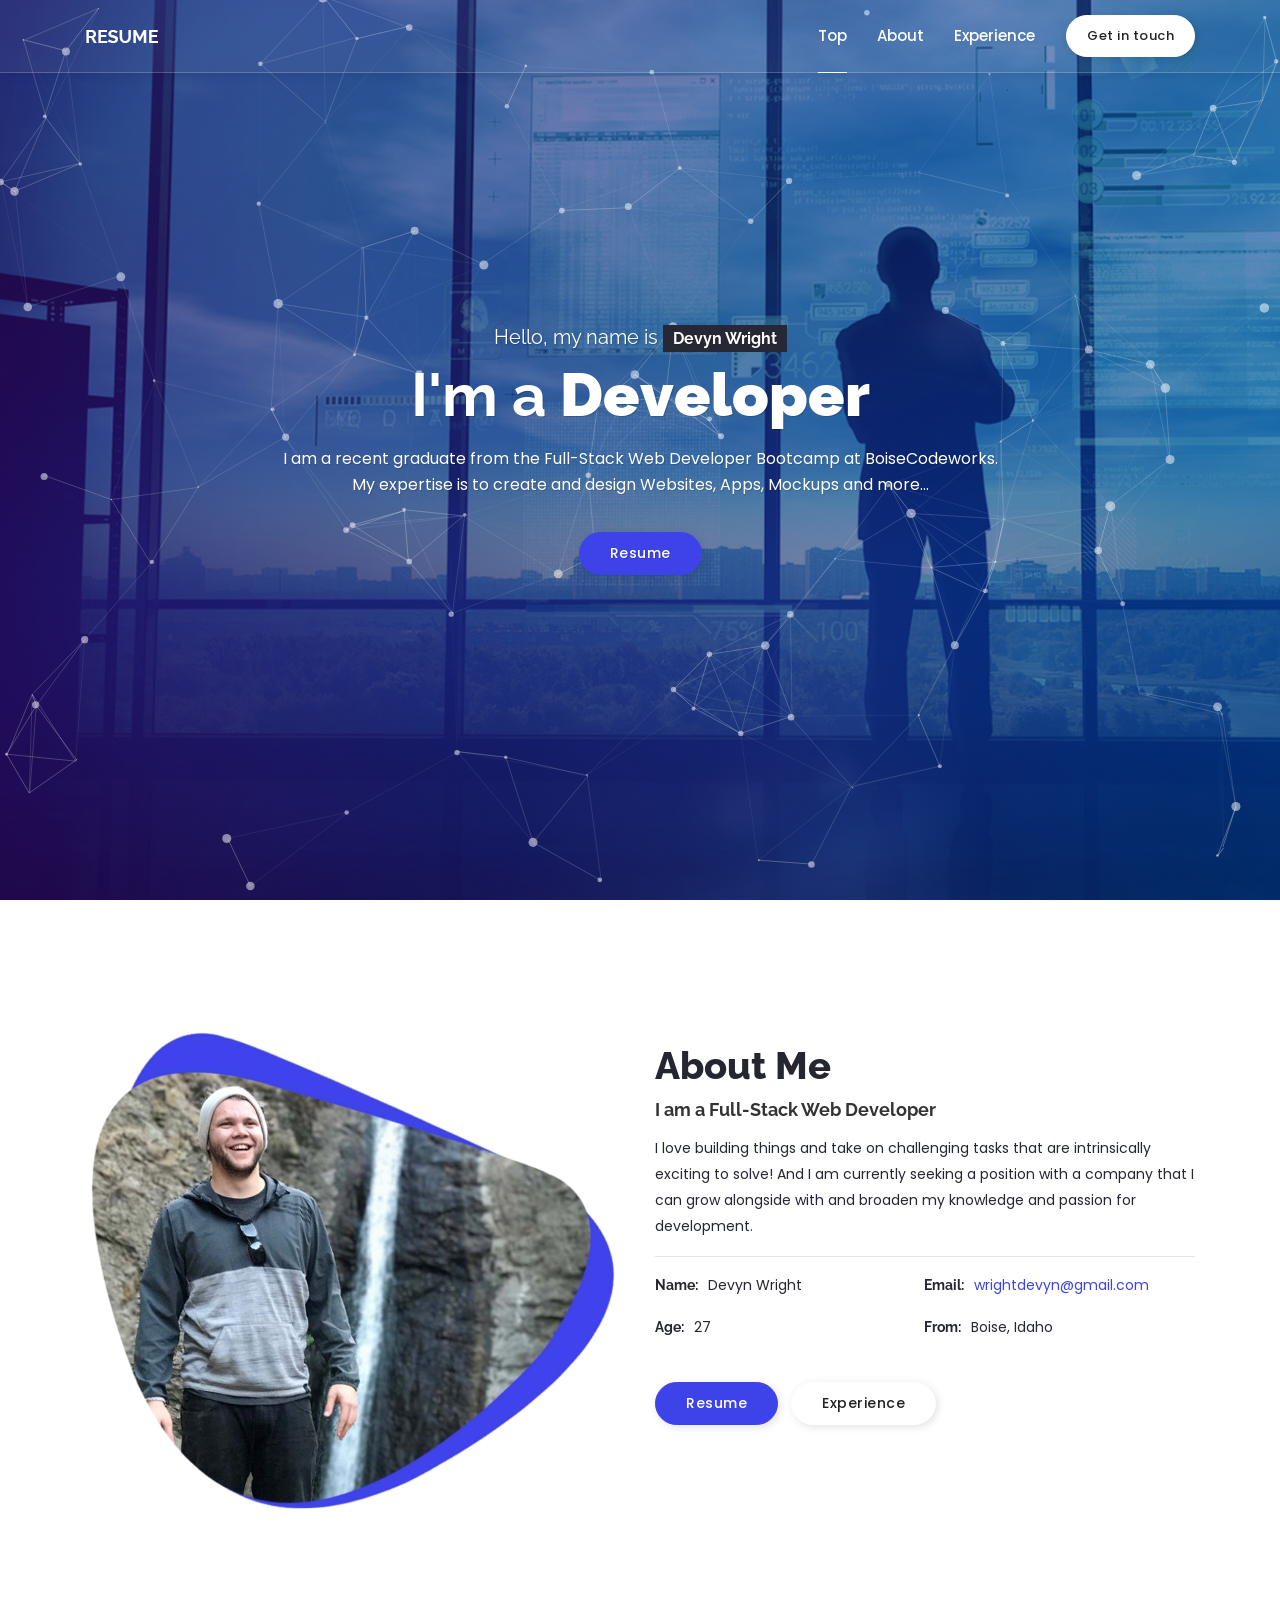
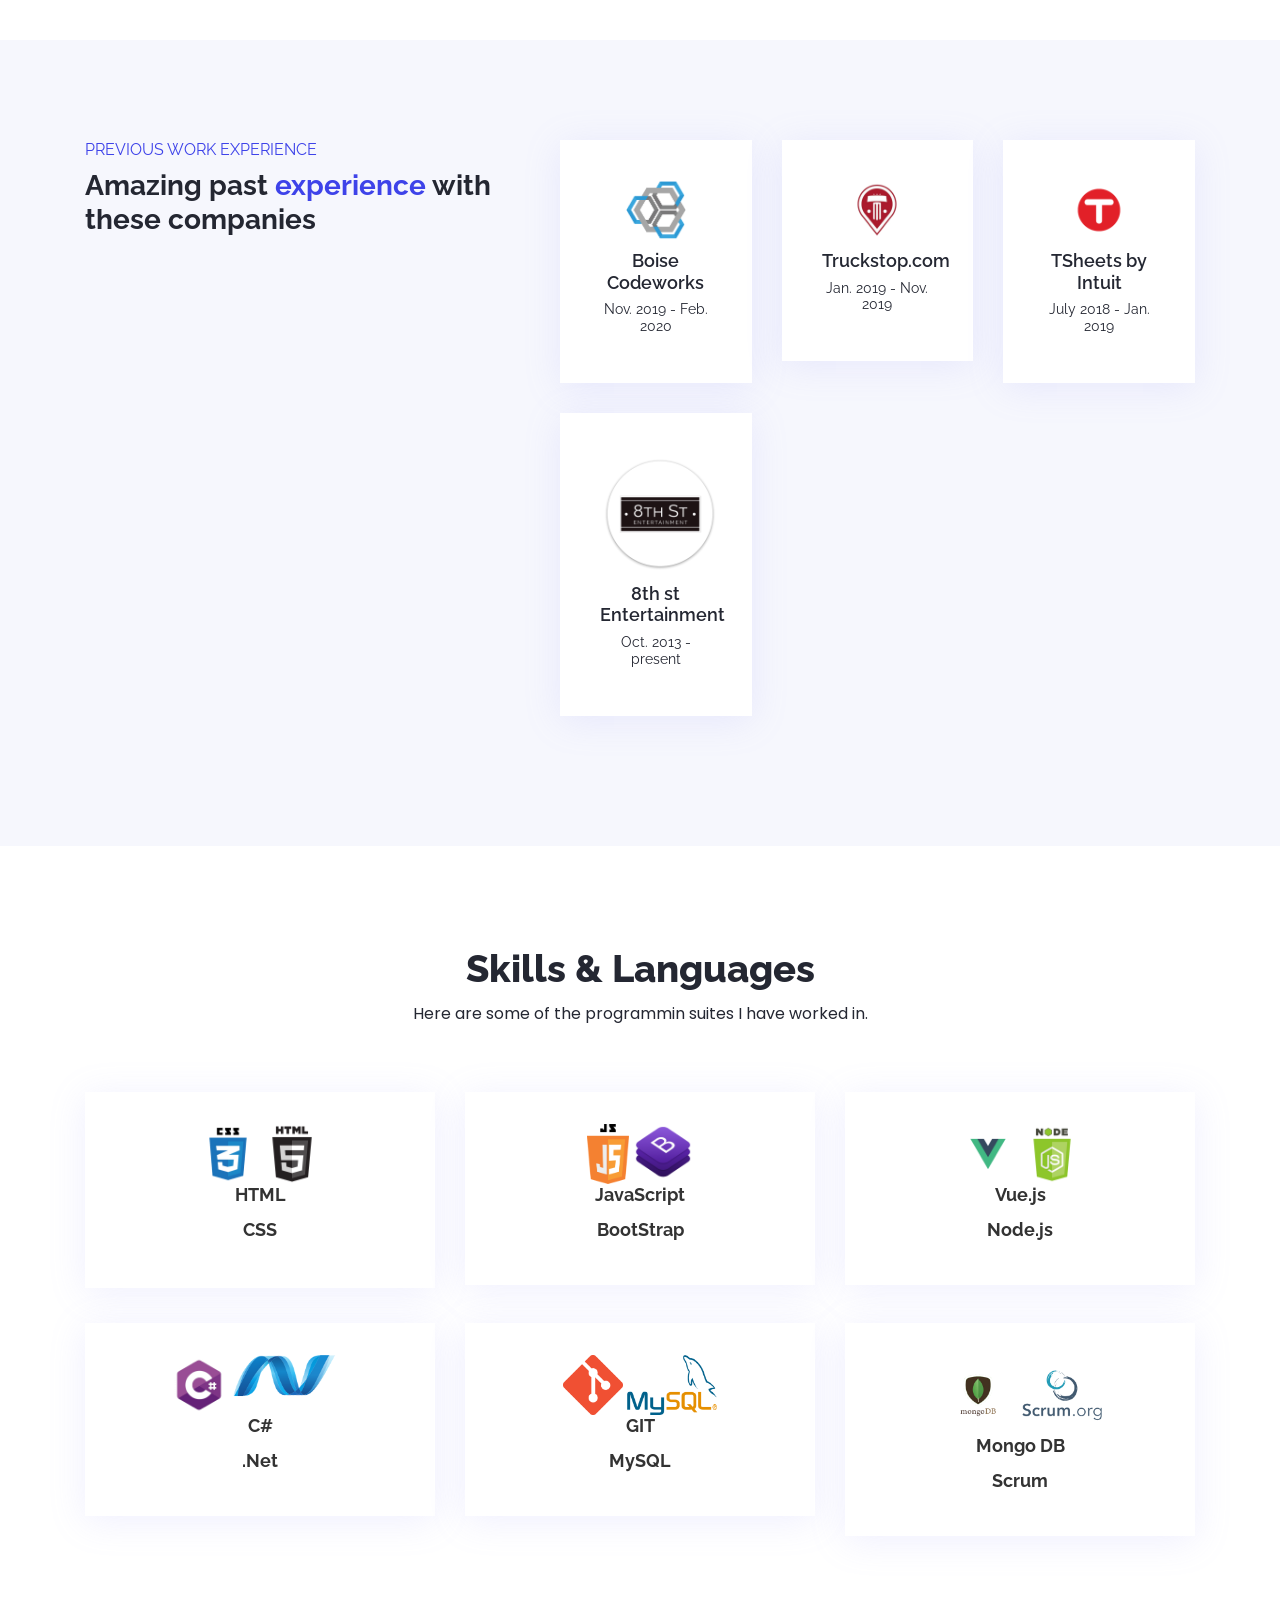
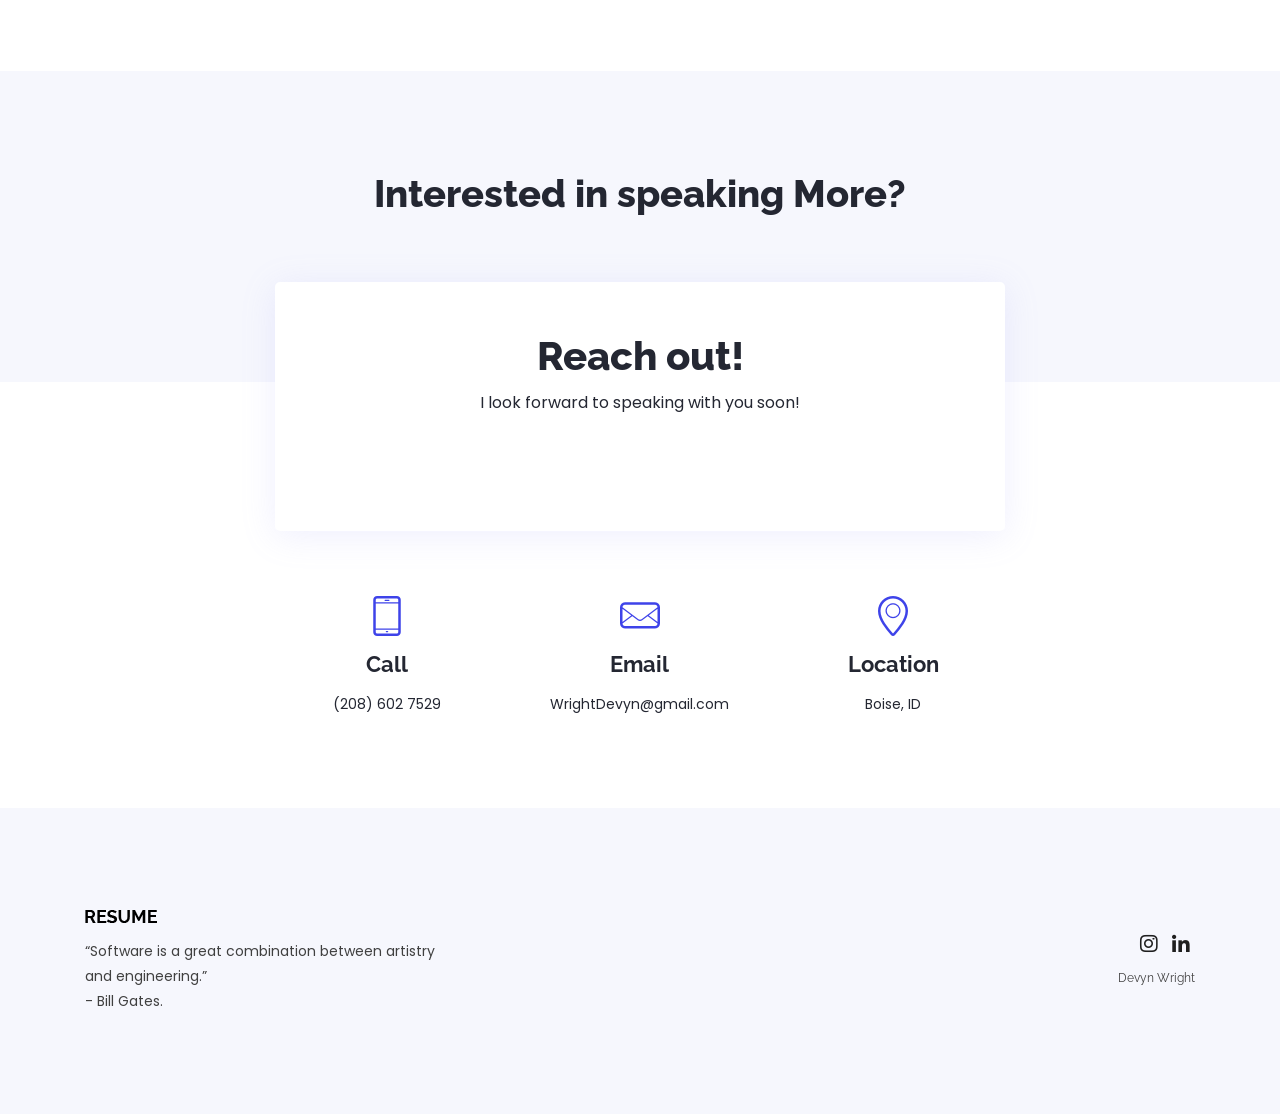
<file: index.html>
<!doctype html>
<html lang="en">
<head>
    <!-- Required meta tags -->
    <meta charset="utf-8">
    <title>Devyn Wright</title>
    <meta name="description" content="">
    <meta name="viewport" content="width=device-width, initial-scale=1, shrink-to-fit=no">
    <!--favicon-->
    <link rel="shortcut icon" href="images/wlogo.png" type="image/x-icon">
    <link rel="icon" href="images/wlogo.png" type="image/x-icon">
    <!--Bootstrap-->
    <link rel="stylesheet" href="css/bootstrap.css">
    <!--Awesome fonts-->
    <link rel="stylesheet" href="css/fontawesome.css">
    <!--fontastic fonts-->
    <link rel="stylesheet" href="css/fontastic.css">
    <!--lity-->
    <link rel="stylesheet" href="css/lity.css">
    <!--animate-->
    <link rel="stylesheet" href="css/animate.css">
    <!--carousel-->
    <link rel="stylesheet" href="css/owl.carousel.css">
    <!--sweetalert-->
    <link rel="stylesheet" href="css/sweetalert.css">
    <!--whatsapp button-->
    <link rel="stylesheet" href="css/whatsapp.css">
    <!--center align-->
    <link rel="stylesheet" href="css/center-align.css">
    <!--particles-->
    <link rel="stylesheet" type="text/css" href="css/particles.css"/>
    <!--custom-->
    <link rel="stylesheet" href="css/style.css">
    <!-- Google font -->
    <link href="https://fonts.googleapis.com/css?family=Poppins:300,400,500,600%7CRaleway:300,400,500,600,700,800" rel="stylesheet">
</head>
<body>
<!-- preloader -->
<div id="loader-wrapper">
    <div class="world">
        <img src="images/loader.svg" alt="" />
    </div>
</div>
<!-- preloader ends!-->
<!--Header-->
<header class="header-area">
    <div class="container">
        <!-- Nav -->
        <nav class="navbar navbar-expand-lg">
            <!-- Logo -->
            <div id="logo_home">
                <a href="index.html"></a>
            </div>
            <!-- Logo ends! -->
            <!--menu toggler -->
            <button class="navbar-toggler" type="button" data-toggle="collapse" data-target="#menu"
                    aria-controls="menu" aria-expanded="false" aria-label="Toggle navigation">
               <span class="navbar-toggler-icon">
               <span class="icon-thumbnails"></span>
               </span>
            </button>
            <!--menu toggler ends! -->
            <!--menu -->
            <div class="collapse navbar-collapse" id="menu">
                <ul id="menu_scroll" class="navbar-nav menu">
                    <li><a href="#home" class="scroll active">Top</a></li>
                    <li><a href="#about" class="scroll">About</a></li>
                    <li><a href="#experience" class="scroll">Experience</a></li>
                    <!-- <li><a href="#portfolio" class="scroll">Portfolio</a></li> -->
                </ul>
            </div>
            <!--menu ends!-->
            <!--Quote button-->
            <a class="btn scroll" href="#quote">Get in touch</a>
        </nav>
        <!-- Nav ends!-->
    </div>
</header>
<!-- Header ends! -->
<!-- Start home -->
<div id="home" class="home-area parallax_img">
    <div id="particles-js"></div>
    <div class="container h-100">
        <div class="row h-100 align-items-center">
            <!--Title text-->
            <div class="col-12 col-md-10 col-lg-8 home-content text-center">
                <!-- Super heading -->
                <h5 class="greet">Hello, my name is <strong>Devyn Wright</strong></h5>
                <!-- Super heading ends!-->
                <!-- heading text -->
                <h1 class="skills cd-headline letters scale">
                    <span>I'm a</span>
                     <span class="cd-words-wrapper">
                     <b class="is-visible">Developer</b>
                     <!-- <b>Enthusiast</b> -->
                     </span>
                </h1>
                <!-- heading text ends!-->
                <!-- description -->
                <p class="description">I am a recent graduate from the Full-Stack Web Developer Bootcamp at BoiseCodeworks. My expertise is to create and design
                    Websites, Apps, Mockups and more...
                </p>
                <!-- description ends!-->
                <!-- button-->
                <div class="button-area">
                    <!-- <a class="btn scroll" href="#portfolio">Portfolio</a> -->
                    <a class="btn scroll button-scheme" href="#0">Resume</a>
                </div>
                <!-- button ends! -->
            </div>
            <!--Title text ends!-->
        </div>
    </div>
</div>
<!-- home ends! -->
<!-- Start about -->
<div id="about" class="single-section about-area">
    <div class="container">
        <div class="row">
            <!-- About image -->
            <div class="col-sm-12 col-lg-6">
                <div class="about-img">
                    <img src="images/aboutme.png" alt=""/>
                </div>
            </div>
            <!-- About image ends! -->
            <!-- about content -->
            <div class="col-sm-12 col-lg-6">
                <div class="about-content">
                    <!--Heading section-->
                    <div class="section-heading">
                        <h2 class="section-title">About Me</h2>
                        <h6 class="about-role">I am a Full-Stack Web Developer</h6>
                    </div>
                    <!--Heading section ends!-->
                    
                    <!--Description-->
                    <p></p>
                    <p>I love building things and take on challenging tasks that are intrinsically exciting to solve! And I am currently seeking a position with a company that I can grow alongside with and broaden my knowledge and passion for development.                    </p>
                    <!--Description ends!-->
                    <hr>
                    <!--about details-->
                    <ul class="list-inline about-info">
                        <li>
                            <span>Name:</span>
                            <p>Devyn Wright</p>
                        </li>
                        <li>
                            <span>Email:</span>
                            <p><a href="mailto:wrightdevyn@gmail.com">wrightdevyn@gmail.com</a></p>
                        </li>
                        <li>
                            <span>Age:</span>
                            <p>27</p>
                        </li>
                        <li>
                            <span>From:</span>
                            <p>Boise, Idaho</p>
                        </li>
                    </ul>
                    <!--about details ends!-->
                    
                    <!--buttons-->
                    <a href="#0" class="btn button-scheme">Resume</a>
                    <a href="#experience" class="btn scroll">Experience</a>
                    <!--buttons ends!-->
                </div>
            </div>
        </div>
        <!-- about content ends! -->
    </div>
</div>
<!-- Start about ends! -->
<!-- Start experience -->
<div id="experience" class="single-section silver-bg experience-area">
    <div class="container">
        <div class="row">
            <div class="col-lg-5 col-sm-12">
                <!--experience content-->
                <div class="exp-content">
                    <h5 class="subtitle">Previous Work Experience</h5>
                    <h3>Amazing past <span>experience</span> with these companies</h3>
                    <!-- <a href="#portfolio" class="btn scroll button-scheme">Portfolio</a> -->
                </div>
                <!--experience content ends!-->
            </div>
            <div class="col-lg-7 col-sm-12">
                <div class="row">
                    <div class="col-lg-4 col-sm-6">
                        <!--company name area -->
                        <div class="exp-block">
                            <img class="img-icon" src="images/cw-logo.png" style="height: 60px;" alt=""/>
                            <h4>Boise Codeworks</h4>
                            <h6>Nov. 2019 - Feb. 2020</h6>
                        </div>
                    </div>
                    <!--company name area ends!-->
                    <!--company name area -->
                    <div class="col-lg-4 col-sm-6">
                        <div class="exp-block">
                            <img class="img-icon" src="images/truckstop.png" style="height: 60px;" alt=""/>
                            <h4>Truckstop.com</h4>
                            <h6>Jan. 2019 - Nov. 2019</h6>
                        </div>
                    </div>
                    <!--company name area ends!-->
                    <!--company name area -->
                    <div class="col-lg-4 col-sm-6">
                        <div class="exp-block">
                            <img class="img-icon" src="images/tsheets.png" style="height: 60px;" alt=""/>
                            <h4>TSheets by Intuit</h4>
                            <h6>July 2018 - Jan. 2019</h6>
                        </div>
                    </div>
                    <!--company name area ends!-->
                    
                    <!--company name area -->
                    <div class="col-lg-4 col-sm-6">
                        <div class="exp-block">
                            <img class="img-icon" src="images/8thstreet.png" style="height: 120px; width: 140 px;" alt=""/>
                            <h4>8th st Entertainment</h4>
                            <h6>Oct. 2013 - present</h6>
                        </div>
                    </div>
                    <!--company name area ends!-->
                    
                </div>
            </div>
        </div>
    </div>
</div>
<!-- experience ends! -->
<!--services-->
<div id="services" class="single-section services-area parallax_img">
    <div class="container">
        <div class="row">
            <div class="col-12">
                <!--Heading section-->
                <div class="section-heading">
                    <h2 class="section-title">Skills & Languages</h2>
                    <p class="section-description">Here are some of the programmin suites I have worked in.
                    </p>
                </div>
                <!--Heading section ends!-->
            </div>
        </div>
        <div class="row">
            <!--services item-->
            <div class="col-lg-4 col-sm-6">
                <div class="single-service">
                    <!--icon-->
                    <img class="img-icon" src="images/css.png" style="height: 60px;" alt=""/>
                    <img class="img-icon" src="images/HTML5_1Color_Black.png" style="height: 60px;" alt=""/>
                    <!--icon ends!-->
                    <div class="service-body">
                        <h6 class="service-title">HTML</h6>
                        <h6 class="service-title">CSS</h6>
                        </p>
                    </div>
                </div>
            </div>
            <!--services item ends!-->
            <!--services item-->
            <div class="col-lg-4 col-sm-6">
                <div class="single-service">
                    <!--icon-->
                    <img class="img-icon" src="images/jslogo.png" style="height: 60px;" alt=""/>
                    <img class="img-icon" src="images/bootstrap.png" style="height: 60px;" alt=""/>
                    <!--icon ends!-->
                    <div class="service-body">
                        <h6 class="service-title">JavaScript</h6>
                        <h6 class="service-title">BootStrap</h6>
                    </div>
                </div>
            </div>
            <!--services item ends!-->
            <!--services item-->
            <div class="col-lg-4 col-sm-6">
                <div class="single-service">
                    <!--icon-->
                    <img class="img-icon" src="images/vuelogo.png" style="height: 60px;" alt=""/>
                    <img class="img-icon" src="images/nodejs.png" style="height: 60px;" alt=""/>
                    <!--icon ends!-->
                    <div class="service-body">
                        <h6 class="service-title"> Vue.js </h6>
                        <h6 class="service-title"> Node.js </h6>
                    </div>
                </div>
            </div>
            <!--services item ends!-->
            <!--services item-->
            <div class="col-lg-4 col-sm-6">
                <div class="single-service">
                    <!--icon-->
                    <img class="img-icon" src="images/csharp.png" style="height: 60px;" alt=""/>
                    <img class="img-icon" src="images/net.png" style="height: 60px;" alt=""/>
                    <!--icon ends!-->
                    <div class="service-body">
                        <h6 class="service-title"> C# </h6>
                        <h6 class="service-title"> .Net </h6>
                    </div>
                </div>
            </div>
            <!--services item ends!-->
            <!--services item-->
            <div class="col-lg-4 col-sm-6">
                <div class="single-service">
                    <!--icon-->
                    <img class="img-icon" src="images/git.png" style="height: 60px;" alt=""/>
                    <img class="img-icon" src="images/mysql.png" style="height: 60px;" alt=""/>
                    <!--icon ends!-->
                    <div class="service-body">
                        <h6 class="service-title">GIT</h6>
                        <h6 class="service-title">MySQL</h6>
                    </div>
                </div>
            </div>
            <!--services item ends!-->
            <!--services item-->
            <div class="col-lg-4 col-sm-6">
                <div class="single-service">
                    <!--icon-->
                    <img class="img-icon" src="images/mongodb.png" style="height: 80px;" alt=""/>
                    <img class="img-icon" src="images/scrum.png" style="height: 80px;" alt=""/>                    <!--icon ends!-->
                    <div class="service-body">
                        <h6 class="service-title">Mongo DB</h6>
                        <h6 class="service-title">Scrum</h6>
                    </div>
                </div>
            </div>
            <!--services item ends!-->
        </div>
    </div>
</div>
<!--services ends!-->

<!-- portfolio -->
<!-- <div id="portfolio" class="single-section silver-bg portfolio-area">
    <div class="container">
        <div class="row">
            <div class="col-md-12 col-lg-12">
                <div class="section-heading">
                    <h2 class="section-title">My Projects</h2>
                    <p class="section-description">
                    </p>
                </div>
            </div> -->
            <!-- portfolio list -->
            <!-- <div class="col-md-12 col-lg-12">
                <div class="works-filter-wrap">
                    <div class="row">
                        <ul class="col-lg-12 col-md-12 list-inline works-filter">
                            <li class="list-inline-item tab-active" data-filter="*">All</li> -->
                            <!-- <li class="list-inline-item" data-filter=".brand">Brand</li> -->
                            <!-- <li class="list-inline-item" data-filter=".design">Design</li> -->
                            <!-- <li class="list-inline-item" data-filter=".photos">Photos</li> -->
                        <!-- </ul>
                    </div>
                </div> 
                <div class="works-container row"> -->
                    <!-- <div class="col-lg-4 col-sm-6 works-item brand">
                        <div class="item-overlay">
                            <div class="category">Brand</div>
                            <img src="images/portfolio-01.jpg" alt=""/>
                            <div class="overlay-content">
                                <h6 class="overlay-title">Business Card</h6>
                                <div class="overlay-icons">
                                    <a href="images/portfolio-01.jpg" data-lity>
                                        <span class="icon-eye"></span>
                                    </a>
                                    <a href="#0">
                                        <span class="icon-link"></span>
                                    </a>
                                </div>
                            </div>
                        </div>
                    </div>
                    <div class="col-lg-4 col-sm-6 works-item design">
                        <div class="item-overlay">
                            <div class="category">Design</div>
                            <img src="images/portfolio-02.jpg" alt=""/>
                            <div class="overlay-content">
                                <h6 class="overlay-title">Anime Art</h6>
                                <div class="overlay-icons">
                                    <a href="images/portfolio-02.jpg" data-lity>
                                        <span class="icon-eye"></span>
                                    </a>
                                    <a href="#0">
                                        <span class="icon-link"></span>
                                    </a>
                                </div>
                            </div>
                        </div>
                    </div>
                    <div class="col-lg-4 col-sm-6 works-item photos">
                        <div class="item-overlay">
                            <div class="category">Photos</div>
                            <img src="images/portfolio-03.jpg" alt=""/>
                            <div class="overlay-content">
                                <h6 class="overlay-title">Business Card</h6>
                                <div class="overlay-icons">
                                    <a href="images/portfolio-03.jpg" data-lity>
                                        <span class="icon-eye"></span>
                                    </a>
                                    <a href="#0">
                                        <span class="icon-link"></span>
                                    </a>
                                </div>
                            </div>
                        </div>
                    </div>  -->
                    <!-- <div class="col-lg-4 col-sm-6 works-item photos">
                        <div class="item-overlay">
                            <div class="category">Photos</div>
                            <img src="images/portfolio-04.jpg" alt=""/>
                            <div class="overlay-content">
                                <h6 class="overlay-title">Business Card</h6>
                                <div class="overlay-icons">
                                    <a href="images/portfolio-04.jpg" data-lity>
                                        <span class="icon-eye"></span>
                                    </a>
                                    <a href="#0">
                                        <span class="icon-link"></span>
                                    </a>
                                </div>
                            </div>
                        </div>
                    </div> -->
                    <!-- <div class="col-lg-4 col-sm-6 works-item brand">
                        <div class="item-overlay">
                            <div class="category">KanBan</div>
                            <img style="height: 234px;" src="images/dropstone.png" alt=""/>
                            <div class="overlay-content">
                                <h6 class="overlay-title">Vue & js</h6>
                                <div class="overlay-icons">
                                    <a href="images/dropstone.png" data-lity>
                                        <span class="icon-eye"></span>
                                    </a>
                                    <a href="http://dropstone.herokuapp.com/#/login" target="_blank">
                                        <span class="icon-link"></span>
                                    </a>
                                </div>
                            </div>
                        </div>
                    </div> -->
                    <!-- <div class="col-lg-4 col-sm-6 works-item photos">
                        <div class="item-overlay">
                            <div class="category">Photos</div>
                            <img src="images/portfolio-06.jpg" alt=""/>
                            <div class="overlay-content">
                                <h6 class="overlay-title">Business Card</h6>
                                <div class="overlay-icons">
                                    <a href="images/portfolio-06.jpg" data-lity>
                                        <span class="icon-eye"></span>
                                    </a>
                                    <a href="#0">
                                        <span class="icon-link"></span>
                                    </a>
                                </div>
                            </div>
                        </div>
                    </div> -->
                </div>
            </div>
            <!--portfolio list ends!-->
        </div>
    </div> 
</div> 
<!--portfolio ends! -->


<!--lets speak more section-->
<div id="quote" class="single-section silver-bg quote-area">
    <div class="container">
        <div class="row">
            <div class="col-lg-6 col-sm-12 m-auto">
                <div class="section-heading ">
                    <h2 class="section-title">Interested in speaking More?</h2>
                </div>
            </div>
        </div>
    </div>
</div>
<!--lets speak more section ends!-->
<div class="contact parallax_img">
    <div class="container">
        <div class="row">
            <div class="col-lg-8 col-sm-12 m-auto">
                <div class="contact-form">
                    <div class="section-heading text-center">
                        <h2 class="section-title">Reach out!</h2>
                        <p class="section-description">I look forward to speaking with you soon!
                        </p>
                    </div>
                </div>
            </div>
        </div>
        <div class="row">
            <!--Call me   -->
            <div class="col-lg-8 col-sm-12 m-auto">
                <div class="row">
                    <div class="col-12 col-md-6 col-lg-4 contact-info">
                        <div class="icon-box"><span class="icon-phone"></span></div>
                        <h3>Call</h3>
                        <ul>
                            <li>(208) 602 7529</li>
                        </ul>
                    </div>
                    <!--Email me-->
                    <div class="col-12 col-md-6 col-lg-4 contact-info">
                        <div class="icon-box"><a href="mailto:wrightdevyn@gmail.com"><span class="icon-mail"></span></a></span></div>
                        <h3>Email</h3>
                        <ul>
                            <li href="mailto:wrightdevyn@gmail.com">WrightDevyn@gmail.com</li>
                        </ul>
                    </div>
                    <!--Address-->
                    <div class="col-12 col-md-12 col-lg-4 contact-info">
                        <div class="icon-box"><span class="icon-location"></span></div>
                        <h3>Location</h3>
                        <ul>
                            <li>Boise, ID</li>
                        </ul>
                    </div>
                </div>
            </div>
        </div>
    </div>
</div>
<!--footer-->
<footer class="single-section">
    <div class="container">
        <div class="row">
            <div class="col-md-6 col-sm-12 text-sm-left text-center text-md-left">
                <div class="footer-logo-holder">
                    <a href="#0">
                        <img src="images/logo.png" alt="">
                    </a>
                </div>
                <div class="footer-about-txt">
                    <div class="col-md-12 col-lg-8">
                        <div class="row">
                            <p> “Software is a great combination between artistry and engineering.”
                                <br>
                                - Bill Gates.
                            </p>
                        </div>
                    </div>
                </div>
            </div>
            <div class="col-md-6 col-sm-12 text-center text-sm-right text-md-right align-self-center">
                <ul class="footer-social">
                    <li><a href="https://www.instagram.com/wrightdevyn/?hl=en" target="_blank" title="Instagram"> <i class="fab fa-instagram"></i></a></li>
                    <li><a href="https://www.linkedin.com/in/devynwright/" target="_blank" title="Linkdin"> <i class="fab fa-linkedin-in"></i> </a></li>
                </ul>
                <h6 class="copy-txt">Devyn Wright</h6>
            </div>
        </div>
    </div>
</footer>
</div>
<!--footer ends!-->
<!-- whatsapp ends!-->
<!-- jQuery (necessary for Bootstrap's JavaScript plugins) -->
<script src="js/jquery-3.3.1.js"></script>
<!-- Include all compiled plugins (below), or include individual files as needed -->
<!-- Bootstrap JS -->
<script src="js/bootstrap.js"></script>
<!-- Wow js file -->
<script src="js/wow.js"></script>
<!-- core custom js -->
<script src="js/headline.js"></script>
<!--isotope-->
<script src="js/isotope.js"></script>
<!--lity-->
<script src="js/lity.js"></script>
<!--carousel-->
<script src="js/owl.carousel.js"></script>
<!--countimator-->
<script src="js/jquery.countimator.js"></script>
<!--form validation-->
<script src="js/jquery.validate.js"></script>
<!--ajax form-->
<script src="js/jquery.form.js"></script>
<!--Sweet Alert-->
<script src="js/sweetalert.js"></script>
<!--Whatsapp button-->
<script src="js/whatsapp.js"></script>
<!--particles-->
<script src="js/variants.js"></script>
<script src="js/particles.js"></script>
<!-- core custom js -->
<script src="js/custom.js"></script>
</body>
</html>
</file>
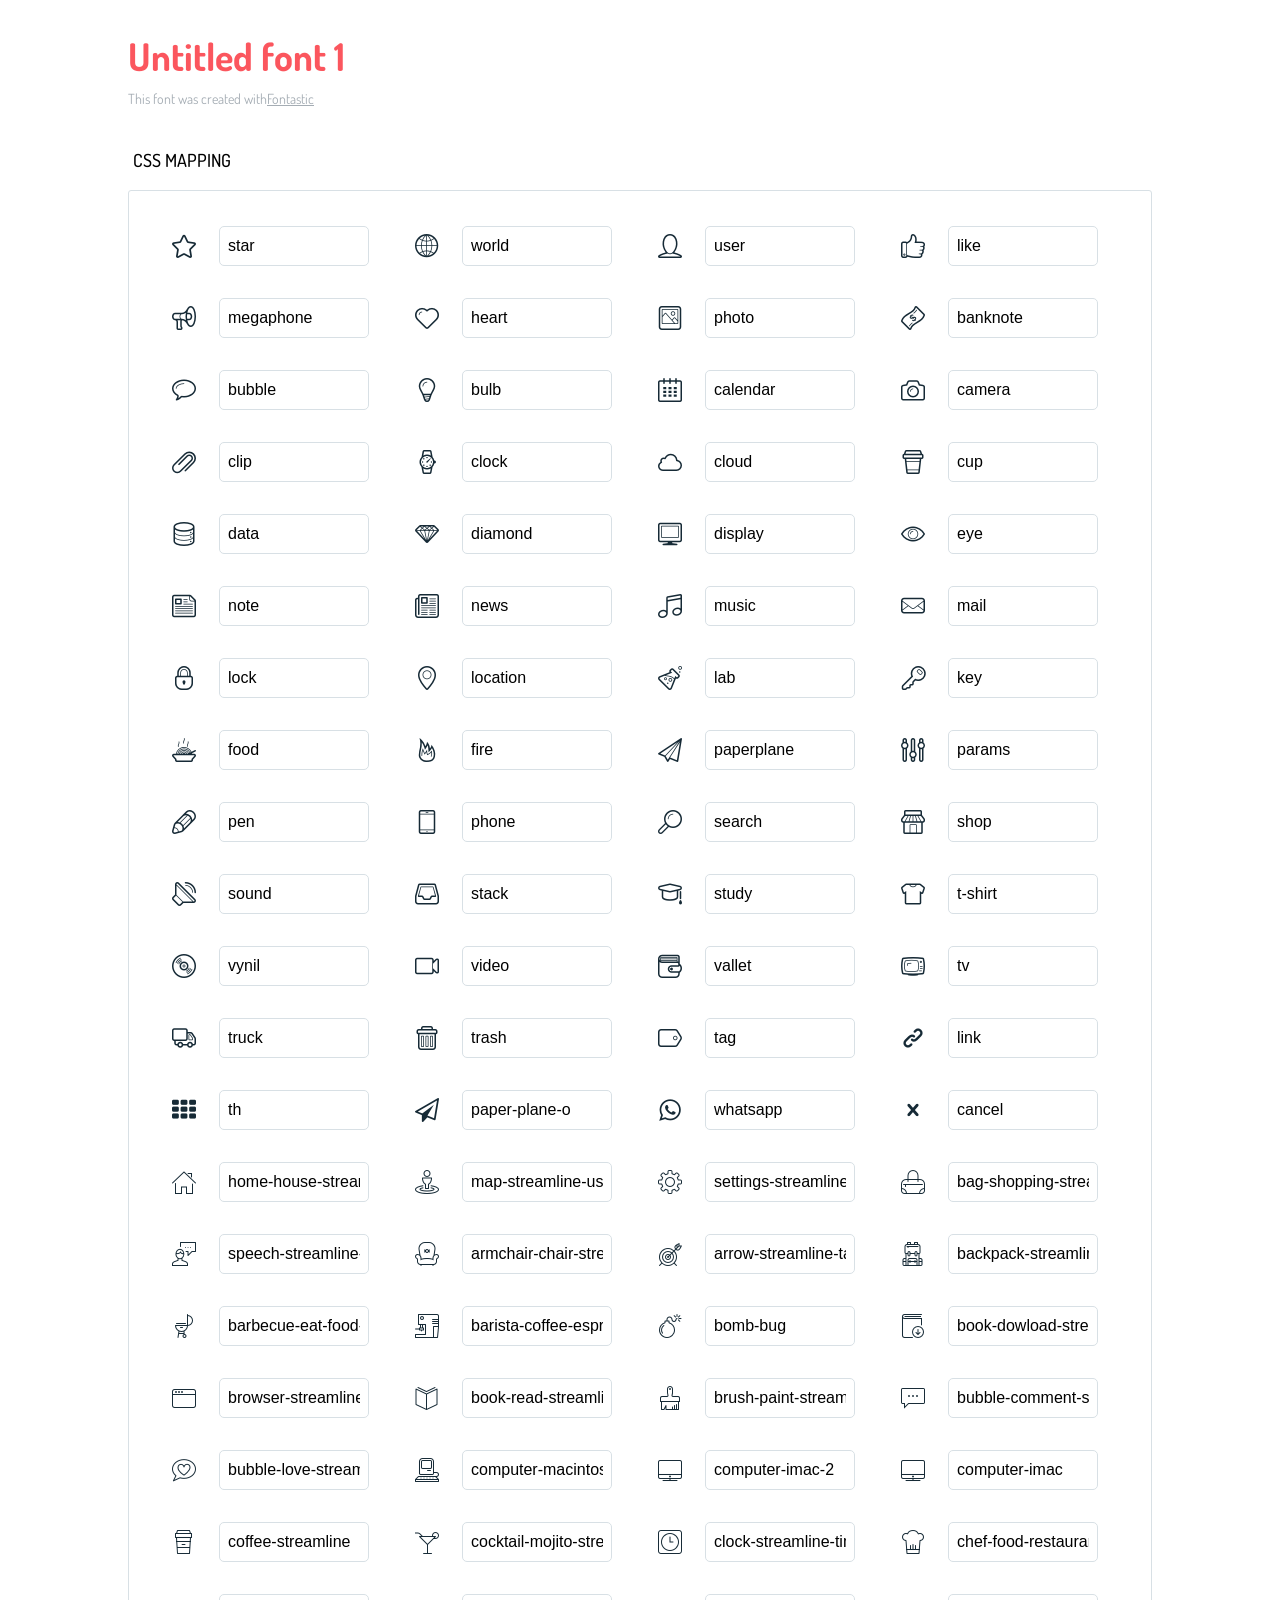
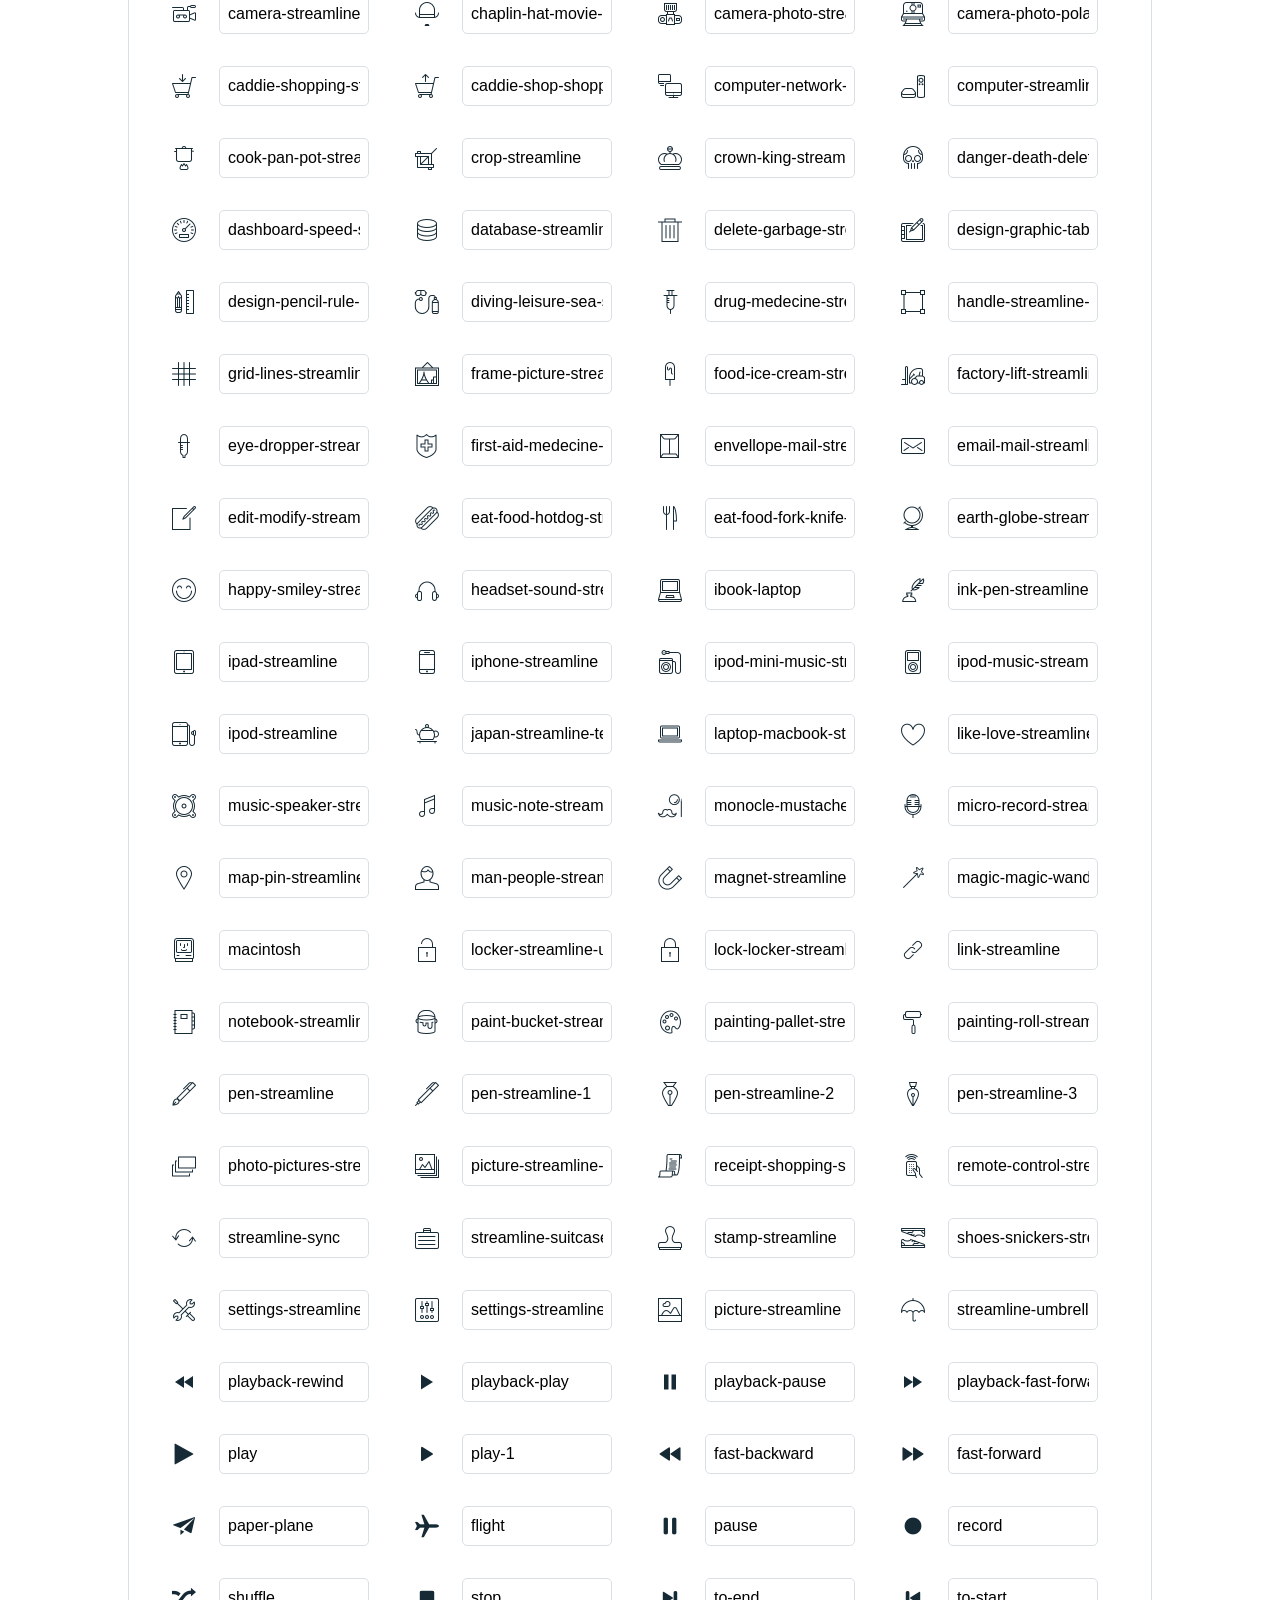
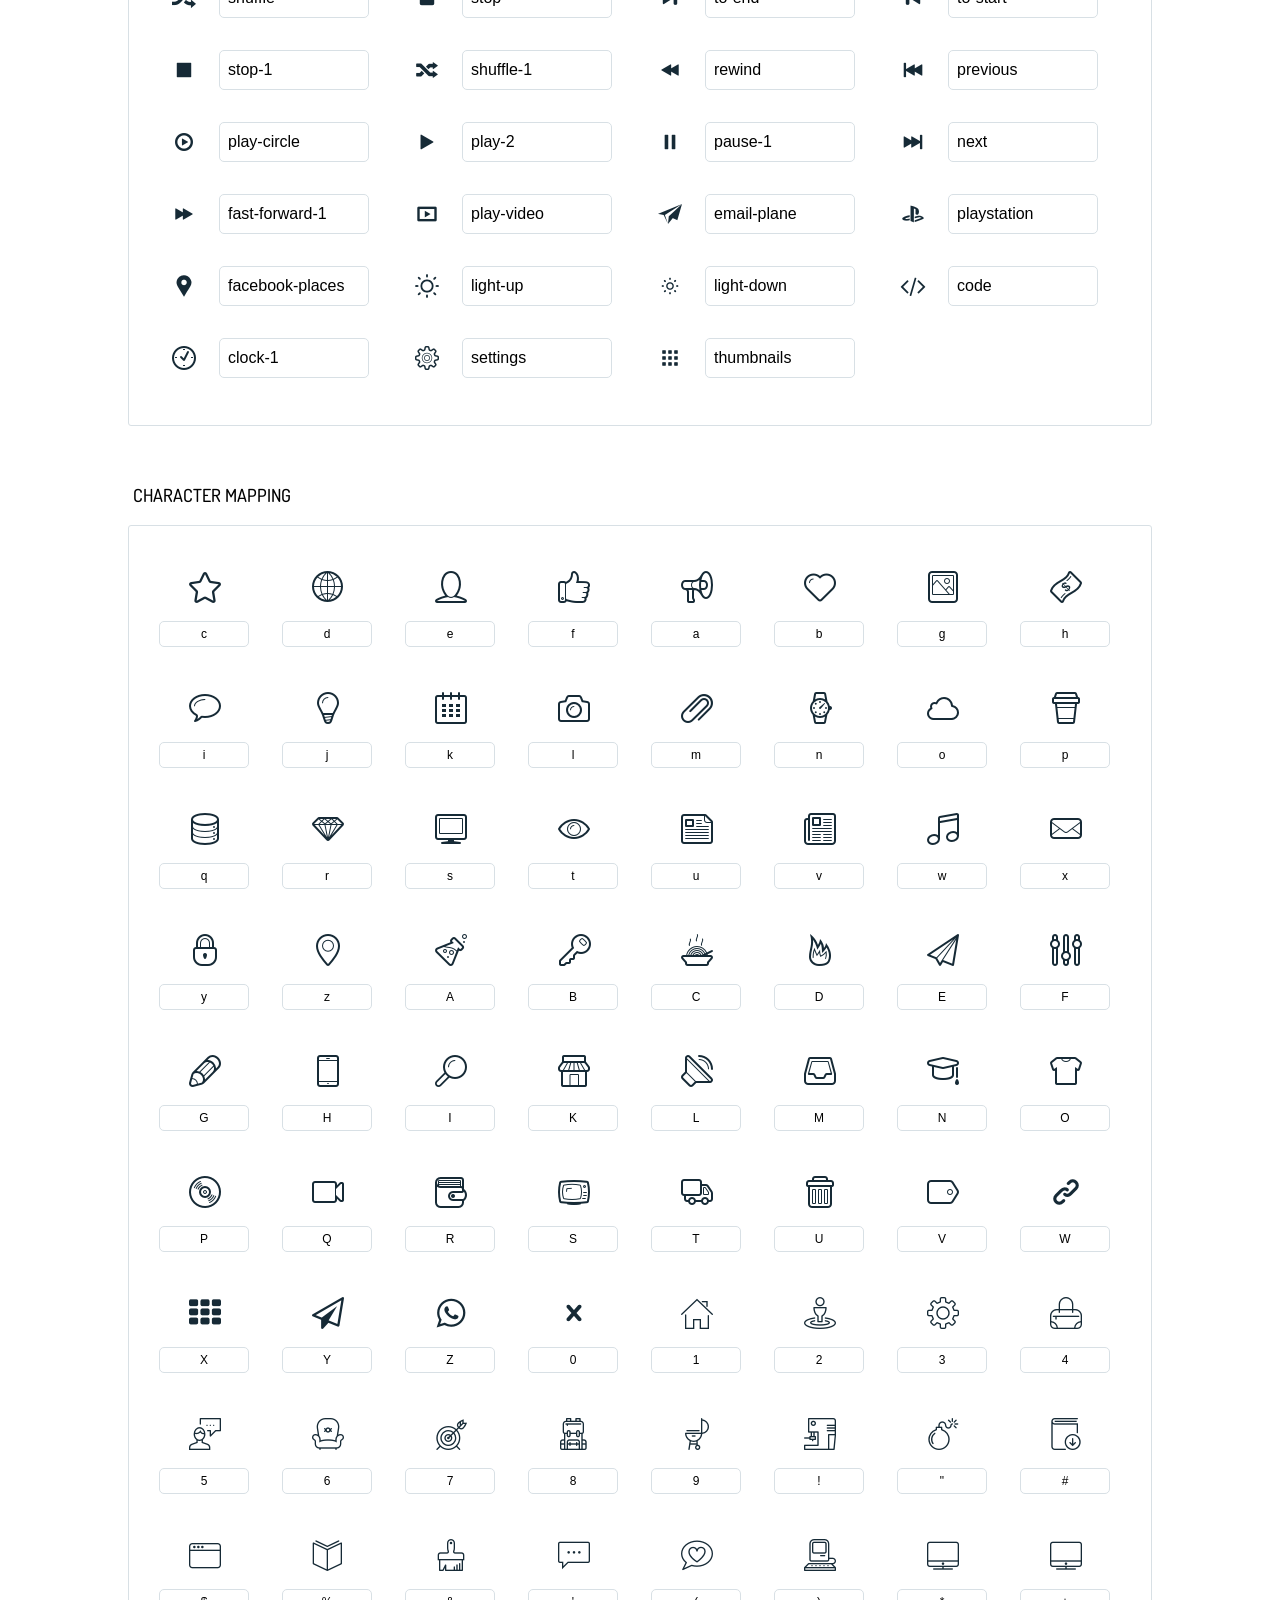
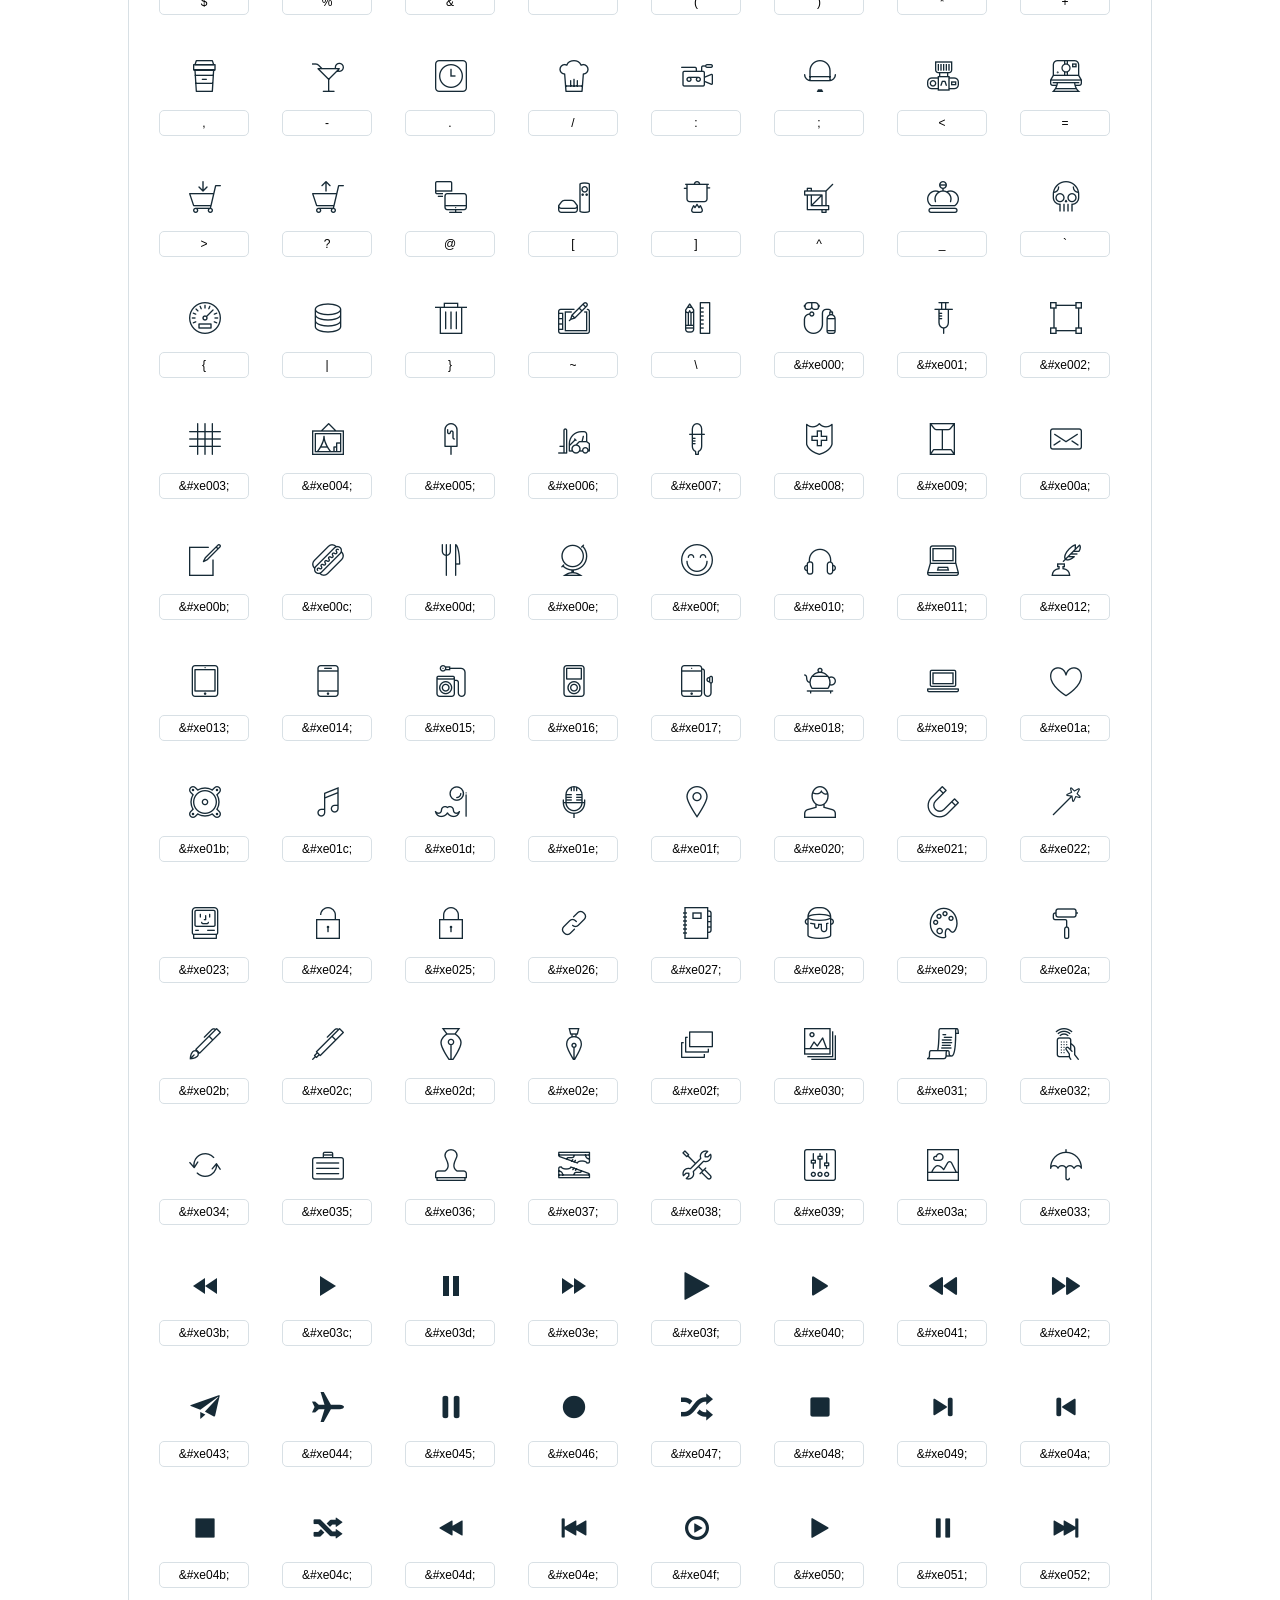
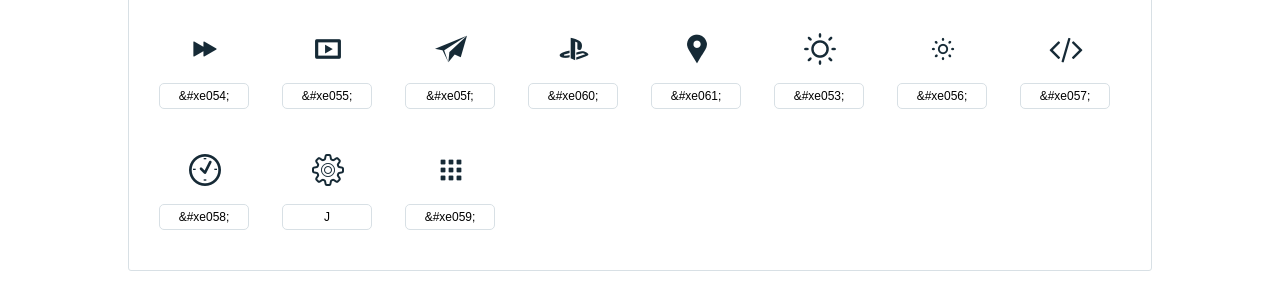
<file: fonts/fontastic_demo/icons-reference.html>
<!DOCTYPE html>
<html lang="en">
  <head>
    <meta charset="utf-8">
    <meta http-equiv="X-UA-Compatible" content="IE=edge,chrome=1">
    <meta name="viewport" content="width=device-width,initial-scale=1">
    <title>Font Reference - Untitled font 1</title>
    <link href="http://fonts.googleapis.com/css?family=Dosis:400,500,700" rel="stylesheet" type="text/css">
    <link rel="stylesheet" href="styles.css">
    <style type="text/css">html,body,div,span,applet,object,iframe,h1,h2,h3,h4,h5,h6,p,blockquote,pre,a,abbr,acronym,address,big,cite,code,del,dfn,em,img,ins,kbd,q,s,samp,small,strike,strong,sub,sup,tt,var,dl,dt,dd,ol,ul,li,fieldset,form,label,legend,table,caption,tbody,tfoot,thead,tr,th,td{margin:0;padding:0;border:0;outline:0;font-weight:inherit;font-style:inherit;font-family:inherit;font-size:100%;vertical-align:baseline}body{line-height:1;color:#000;background:#fff}ol,ul{list-style:none}table{border-collapse:separate;border-spacing:0;vertical-align:middle}caption,th,td{text-align:left;font-weight:normal;vertical-align:middle}a img{border:none}*{-webkit-box-sizing:border-box;-moz-box-sizing:border-box;box-sizing:border-box}body{font-family:'Dosis','Tahoma',sans-serif}.container{margin:15px auto;width:80%}h1{margin:40px 0 20px;font-weight:700;font-size:38px;line-height:32px;color:#fb565e}h2{font-size:18px;padding:0 0 21px 5px;margin:45px 0 0 0;text-transform:uppercase;font-weight:500}.small{font-size:14px;color:#a5adb4;}.small a{color:#a5adb4;}.small a:hover{color:#fb565e}.glyphs.character-mapping{margin:0 0 20px 0;padding:20px 0 20px 30px;color:rgba(0,0,0,0.5);border:1px solid #d8e0e5;-webkit-border-radius:3px;border-radius:3px;}.glyphs.character-mapping li{margin:0 30px 20px 0;display:inline-block;width:90px}.glyphs.character-mapping .icon{margin:10px 0 10px 15px;padding:15px;position:relative;width:55px;height:55px;color:#162a36 !important;overflow:hidden;-webkit-border-radius:3px;border-radius:3px;font-size:32px;}.glyphs.character-mapping .icon svg{fill:#000}.glyphs.character-mapping input{margin:0;padding:5px 0;line-height:12px;font-size:12px;display:block;width:100%;border:1px solid #d8e0e5;-webkit-border-radius:5px;border-radius:5px;text-align:center;outline:0;}.glyphs.character-mapping input:focus{border:1px solid #fbde4a;-webkit-box-shadow:inset 0 0 3px #fbde4a;box-shadow:inset 0 0 3px #fbde4a}.glyphs.character-mapping input:hover{-webkit-box-shadow:inset 0 0 3px #fbde4a;box-shadow:inset 0 0 3px #fbde4a}.glyphs.css-mapping{margin:0 0 60px 0;padding:30px 0 20px 30px;color:rgba(0,0,0,0.5);border:1px solid #d8e0e5;-webkit-border-radius:3px;border-radius:3px;}.glyphs.css-mapping li{margin:0 30px 20px 0;padding:0;display:inline-block;overflow:hidden}.glyphs.css-mapping .icon{margin:0;margin-right:10px;padding:13px;height:50px;width:50px;color:#162a36 !important;overflow:hidden;float:left;font-size:24px}.glyphs.css-mapping input{margin:0;margin-top:5px;padding:8px;line-height:16px;font-size:16px;display:block;width:150px;height:40px;border:1px solid #d8e0e5;-webkit-border-radius:5px;border-radius:5px;background:#fff;outline:0;float:right;}.glyphs.css-mapping input:focus{border:1px solid #fbde4a;-webkit-box-shadow:inset 0 0 3px #fbde4a;box-shadow:inset 0 0 3px #fbde4a}.glyphs.css-mapping input:hover{-webkit-box-shadow:inset 0 0 3px #fbde4a;box-shadow:inset 0 0 3px #fbde4a}</style>
  </head>
  <body>
    <div class="container">
      <h1>Untitled font 1</h1>
      <p class="small">This font was created with<a href="http://fontastic.me/">Fontastic</a></p>
      <h2>CSS mapping</h2>
      <ul class="glyphs css-mapping">
        <li>
          <div class="icon icon-star"></div>
          <input type="text" readonly="readonly" value="star">
        </li>
        <li>
          <div class="icon icon-world"></div>
          <input type="text" readonly="readonly" value="world">
        </li>
        <li>
          <div class="icon icon-user"></div>
          <input type="text" readonly="readonly" value="user">
        </li>
        <li>
          <div class="icon icon-like"></div>
          <input type="text" readonly="readonly" value="like">
        </li>
        <li>
          <div class="icon icon-megaphone"></div>
          <input type="text" readonly="readonly" value="megaphone">
        </li>
        <li>
          <div class="icon icon-heart"></div>
          <input type="text" readonly="readonly" value="heart">
        </li>
        <li>
          <div class="icon icon-photo"></div>
          <input type="text" readonly="readonly" value="photo">
        </li>
        <li>
          <div class="icon icon-banknote"></div>
          <input type="text" readonly="readonly" value="banknote">
        </li>
        <li>
          <div class="icon icon-bubble"></div>
          <input type="text" readonly="readonly" value="bubble">
        </li>
        <li>
          <div class="icon icon-bulb"></div>
          <input type="text" readonly="readonly" value="bulb">
        </li>
        <li>
          <div class="icon icon-calendar"></div>
          <input type="text" readonly="readonly" value="calendar">
        </li>
        <li>
          <div class="icon icon-camera"></div>
          <input type="text" readonly="readonly" value="camera">
        </li>
        <li>
          <div class="icon icon-clip"></div>
          <input type="text" readonly="readonly" value="clip">
        </li>
        <li>
          <div class="icon icon-clock"></div>
          <input type="text" readonly="readonly" value="clock">
        </li>
        <li>
          <div class="icon icon-cloud"></div>
          <input type="text" readonly="readonly" value="cloud">
        </li>
        <li>
          <div class="icon icon-cup"></div>
          <input type="text" readonly="readonly" value="cup">
        </li>
        <li>
          <div class="icon icon-data"></div>
          <input type="text" readonly="readonly" value="data">
        </li>
        <li>
          <div class="icon icon-diamond"></div>
          <input type="text" readonly="readonly" value="diamond">
        </li>
        <li>
          <div class="icon icon-display"></div>
          <input type="text" readonly="readonly" value="display">
        </li>
        <li>
          <div class="icon icon-eye"></div>
          <input type="text" readonly="readonly" value="eye">
        </li>
        <li>
          <div class="icon icon-note"></div>
          <input type="text" readonly="readonly" value="note">
        </li>
        <li>
          <div class="icon icon-news"></div>
          <input type="text" readonly="readonly" value="news">
        </li>
        <li>
          <div class="icon icon-music"></div>
          <input type="text" readonly="readonly" value="music">
        </li>
        <li>
          <div class="icon icon-mail"></div>
          <input type="text" readonly="readonly" value="mail">
        </li>
        <li>
          <div class="icon icon-lock"></div>
          <input type="text" readonly="readonly" value="lock">
        </li>
        <li>
          <div class="icon icon-location"></div>
          <input type="text" readonly="readonly" value="location">
        </li>
        <li>
          <div class="icon icon-lab"></div>
          <input type="text" readonly="readonly" value="lab">
        </li>
        <li>
          <div class="icon icon-key"></div>
          <input type="text" readonly="readonly" value="key">
        </li>
        <li>
          <div class="icon icon-food"></div>
          <input type="text" readonly="readonly" value="food">
        </li>
        <li>
          <div class="icon icon-fire"></div>
          <input type="text" readonly="readonly" value="fire">
        </li>
        <li>
          <div class="icon icon-paperplane"></div>
          <input type="text" readonly="readonly" value="paperplane">
        </li>
        <li>
          <div class="icon icon-params"></div>
          <input type="text" readonly="readonly" value="params">
        </li>
        <li>
          <div class="icon icon-pen"></div>
          <input type="text" readonly="readonly" value="pen">
        </li>
        <li>
          <div class="icon icon-phone"></div>
          <input type="text" readonly="readonly" value="phone">
        </li>
        <li>
          <div class="icon icon-search"></div>
          <input type="text" readonly="readonly" value="search">
        </li>
        <li>
          <div class="icon icon-shop"></div>
          <input type="text" readonly="readonly" value="shop">
        </li>
        <li>
          <div class="icon icon-sound"></div>
          <input type="text" readonly="readonly" value="sound">
        </li>
        <li>
          <div class="icon icon-stack"></div>
          <input type="text" readonly="readonly" value="stack">
        </li>
        <li>
          <div class="icon icon-study"></div>
          <input type="text" readonly="readonly" value="study">
        </li>
        <li>
          <div class="icon icon-t-shirt"></div>
          <input type="text" readonly="readonly" value="t-shirt">
        </li>
        <li>
          <div class="icon icon-vynil"></div>
          <input type="text" readonly="readonly" value="vynil">
        </li>
        <li>
          <div class="icon icon-video"></div>
          <input type="text" readonly="readonly" value="video">
        </li>
        <li>
          <div class="icon icon-vallet"></div>
          <input type="text" readonly="readonly" value="vallet">
        </li>
        <li>
          <div class="icon icon-tv"></div>
          <input type="text" readonly="readonly" value="tv">
        </li>
        <li>
          <div class="icon icon-truck"></div>
          <input type="text" readonly="readonly" value="truck">
        </li>
        <li>
          <div class="icon icon-trash"></div>
          <input type="text" readonly="readonly" value="trash">
        </li>
        <li>
          <div class="icon icon-tag"></div>
          <input type="text" readonly="readonly" value="tag">
        </li>
        <li>
          <div class="icon icon-link"></div>
          <input type="text" readonly="readonly" value="link">
        </li>
        <li>
          <div class="icon icon-th"></div>
          <input type="text" readonly="readonly" value="th">
        </li>
        <li>
          <div class="icon icon-paper-plane-o"></div>
          <input type="text" readonly="readonly" value="paper-plane-o">
        </li>
        <li>
          <div class="icon icon-whatsapp"></div>
          <input type="text" readonly="readonly" value="whatsapp">
        </li>
        <li>
          <div class="icon icon-cancel"></div>
          <input type="text" readonly="readonly" value="cancel">
        </li>
        <li>
          <div class="icon icon-home-house-streamline"></div>
          <input type="text" readonly="readonly" value="home-house-streamline">
        </li>
        <li>
          <div class="icon icon-map-streamline-user"></div>
          <input type="text" readonly="readonly" value="map-streamline-user">
        </li>
        <li>
          <div class="icon icon-settings-streamline-1"></div>
          <input type="text" readonly="readonly" value="settings-streamline-1">
        </li>
        <li>
          <div class="icon icon-bag-shopping-streamline"></div>
          <input type="text" readonly="readonly" value="bag-shopping-streamline">
        </li>
        <li>
          <div class="icon icon-speech-streamline-talk-user"></div>
          <input type="text" readonly="readonly" value="speech-streamline-talk-user">
        </li>
        <li>
          <div class="icon icon-armchair-chair-streamline"></div>
          <input type="text" readonly="readonly" value="armchair-chair-streamline">
        </li>
        <li>
          <div class="icon icon-arrow-streamline-target"></div>
          <input type="text" readonly="readonly" value="arrow-streamline-target">
        </li>
        <li>
          <div class="icon icon-backpack-streamline-trekking"></div>
          <input type="text" readonly="readonly" value="backpack-streamline-trekking">
        </li>
        <li>
          <div class="icon icon-barbecue-eat-food-streamline"></div>
          <input type="text" readonly="readonly" value="barbecue-eat-food-streamline">
        </li>
        <li>
          <div class="icon icon-barista-coffee-espresso-streamline"></div>
          <input type="text" readonly="readonly" value="barista-coffee-espresso-streamline">
        </li>
        <li>
          <div class="icon icon-bomb-bug"></div>
          <input type="text" readonly="readonly" value="bomb-bug">
        </li>
        <li>
          <div class="icon icon-book-dowload-streamline"></div>
          <input type="text" readonly="readonly" value="book-dowload-streamline">
        </li>
        <li>
          <div class="icon icon-browser-streamline-window"></div>
          <input type="text" readonly="readonly" value="browser-streamline-window">
        </li>
        <li>
          <div class="icon icon-book-read-streamline"></div>
          <input type="text" readonly="readonly" value="book-read-streamline">
        </li>
        <li>
          <div class="icon icon-brush-paint-streamline"></div>
          <input type="text" readonly="readonly" value="brush-paint-streamline">
        </li>
        <li>
          <div class="icon icon-bubble-comment-streamline-talk"></div>
          <input type="text" readonly="readonly" value="bubble-comment-streamline-talk">
        </li>
        <li>
          <div class="icon icon-bubble-love-streamline-talk"></div>
          <input type="text" readonly="readonly" value="bubble-love-streamline-talk">
        </li>
        <li>
          <div class="icon icon-computer-macintosh-vintage"></div>
          <input type="text" readonly="readonly" value="computer-macintosh-vintage">
        </li>
        <li>
          <div class="icon icon-computer-imac-2"></div>
          <input type="text" readonly="readonly" value="computer-imac-2">
        </li>
        <li>
          <div class="icon icon-computer-imac"></div>
          <input type="text" readonly="readonly" value="computer-imac">
        </li>
        <li>
          <div class="icon icon-coffee-streamline"></div>
          <input type="text" readonly="readonly" value="coffee-streamline">
        </li>
        <li>
          <div class="icon icon-cocktail-mojito-streamline"></div>
          <input type="text" readonly="readonly" value="cocktail-mojito-streamline">
        </li>
        <li>
          <div class="icon icon-clock-streamline-time"></div>
          <input type="text" readonly="readonly" value="clock-streamline-time">
        </li>
        <li>
          <div class="icon icon-chef-food-restaurant-streamline"></div>
          <input type="text" readonly="readonly" value="chef-food-restaurant-streamline">
        </li>
        <li>
          <div class="icon icon-camera-streamline-video"></div>
          <input type="text" readonly="readonly" value="camera-streamline-video">
        </li>
        <li>
          <div class="icon icon-chaplin-hat-movie-streamline"></div>
          <input type="text" readonly="readonly" value="chaplin-hat-movie-streamline">
        </li>
        <li>
          <div class="icon icon-camera-photo-streamline"></div>
          <input type="text" readonly="readonly" value="camera-photo-streamline">
        </li>
        <li>
          <div class="icon icon-camera-photo-polaroid-streamline"></div>
          <input type="text" readonly="readonly" value="camera-photo-polaroid-streamline">
        </li>
        <li>
          <div class="icon icon-caddie-shopping-streamline"></div>
          <input type="text" readonly="readonly" value="caddie-shopping-streamline">
        </li>
        <li>
          <div class="icon icon-caddie-shop-shopping-streamline"></div>
          <input type="text" readonly="readonly" value="caddie-shop-shopping-streamline">
        </li>
        <li>
          <div class="icon icon-computer-network-streamline"></div>
          <input type="text" readonly="readonly" value="computer-network-streamline">
        </li>
        <li>
          <div class="icon icon-computer-streamline"></div>
          <input type="text" readonly="readonly" value="computer-streamline">
        </li>
        <li>
          <div class="icon icon-cook-pan-pot-streamline"></div>
          <input type="text" readonly="readonly" value="cook-pan-pot-streamline">
        </li>
        <li>
          <div class="icon icon-crop-streamline"></div>
          <input type="text" readonly="readonly" value="crop-streamline">
        </li>
        <li>
          <div class="icon icon-crown-king-streamline"></div>
          <input type="text" readonly="readonly" value="crown-king-streamline">
        </li>
        <li>
          <div class="icon icon-danger-death-delete-destroy-skull-stream"></div>
          <input type="text" readonly="readonly" value="danger-death-delete-destroy-skull-stream">
        </li>
        <li>
          <div class="icon icon-dashboard-speed-streamline"></div>
          <input type="text" readonly="readonly" value="dashboard-speed-streamline">
        </li>
        <li>
          <div class="icon icon-database-streamline"></div>
          <input type="text" readonly="readonly" value="database-streamline">
        </li>
        <li>
          <div class="icon icon-delete-garbage-streamline"></div>
          <input type="text" readonly="readonly" value="delete-garbage-streamline">
        </li>
        <li>
          <div class="icon icon-design-graphic-tablet-streamline-tablet"></div>
          <input type="text" readonly="readonly" value="design-graphic-tablet-streamline-tablet">
        </li>
        <li>
          <div class="icon icon-design-pencil-rule-streamline"></div>
          <input type="text" readonly="readonly" value="design-pencil-rule-streamline">
        </li>
        <li>
          <div class="icon icon-diving-leisure-sea-sport-streamline"></div>
          <input type="text" readonly="readonly" value="diving-leisure-sea-sport-streamline">
        </li>
        <li>
          <div class="icon icon-drug-medecine-streamline-syringue"></div>
          <input type="text" readonly="readonly" value="drug-medecine-streamline-syringue">
        </li>
        <li>
          <div class="icon icon-handle-streamline-vector"></div>
          <input type="text" readonly="readonly" value="handle-streamline-vector">
        </li>
        <li>
          <div class="icon icon-grid-lines-streamline"></div>
          <input type="text" readonly="readonly" value="grid-lines-streamline">
        </li>
        <li>
          <div class="icon icon-frame-picture-streamline"></div>
          <input type="text" readonly="readonly" value="frame-picture-streamline">
        </li>
        <li>
          <div class="icon icon-food-ice-cream-streamline"></div>
          <input type="text" readonly="readonly" value="food-ice-cream-streamline">
        </li>
        <li>
          <div class="icon icon-factory-lift-streamline-warehouse"></div>
          <input type="text" readonly="readonly" value="factory-lift-streamline-warehouse">
        </li>
        <li>
          <div class="icon icon-eye-dropper-streamline"></div>
          <input type="text" readonly="readonly" value="eye-dropper-streamline">
        </li>
        <li>
          <div class="icon icon-first-aid-medecine-shield-streamline"></div>
          <input type="text" readonly="readonly" value="first-aid-medecine-shield-streamline">
        </li>
        <li>
          <div class="icon icon-envellope-mail-streamline"></div>
          <input type="text" readonly="readonly" value="envellope-mail-streamline">
        </li>
        <li>
          <div class="icon icon-email-mail-streamline"></div>
          <input type="text" readonly="readonly" value="email-mail-streamline">
        </li>
        <li>
          <div class="icon icon-edit-modify-streamline"></div>
          <input type="text" readonly="readonly" value="edit-modify-streamline">
        </li>
        <li>
          <div class="icon icon-eat-food-hotdog-streamline"></div>
          <input type="text" readonly="readonly" value="eat-food-hotdog-streamline">
        </li>
        <li>
          <div class="icon icon-eat-food-fork-knife-streamline"></div>
          <input type="text" readonly="readonly" value="eat-food-fork-knife-streamline">
        </li>
        <li>
          <div class="icon icon-earth-globe-streamline"></div>
          <input type="text" readonly="readonly" value="earth-globe-streamline">
        </li>
        <li>
          <div class="icon icon-happy-smiley-streamline"></div>
          <input type="text" readonly="readonly" value="happy-smiley-streamline">
        </li>
        <li>
          <div class="icon icon-headset-sound-streamline"></div>
          <input type="text" readonly="readonly" value="headset-sound-streamline">
        </li>
        <li>
          <div class="icon icon-ibook-laptop"></div>
          <input type="text" readonly="readonly" value="ibook-laptop">
        </li>
        <li>
          <div class="icon icon-ink-pen-streamline"></div>
          <input type="text" readonly="readonly" value="ink-pen-streamline">
        </li>
        <li>
          <div class="icon icon-ipad-streamline"></div>
          <input type="text" readonly="readonly" value="ipad-streamline">
        </li>
        <li>
          <div class="icon icon-iphone-streamline"></div>
          <input type="text" readonly="readonly" value="iphone-streamline">
        </li>
        <li>
          <div class="icon icon-ipod-mini-music-streamline"></div>
          <input type="text" readonly="readonly" value="ipod-mini-music-streamline">
        </li>
        <li>
          <div class="icon icon-ipod-music-streamline"></div>
          <input type="text" readonly="readonly" value="ipod-music-streamline">
        </li>
        <li>
          <div class="icon icon-ipod-streamline"></div>
          <input type="text" readonly="readonly" value="ipod-streamline">
        </li>
        <li>
          <div class="icon icon-japan-streamline-tea"></div>
          <input type="text" readonly="readonly" value="japan-streamline-tea">
        </li>
        <li>
          <div class="icon icon-laptop-macbook-streamline"></div>
          <input type="text" readonly="readonly" value="laptop-macbook-streamline">
        </li>
        <li>
          <div class="icon icon-like-love-streamline"></div>
          <input type="text" readonly="readonly" value="like-love-streamline">
        </li>
        <li>
          <div class="icon icon-music-speaker-streamline"></div>
          <input type="text" readonly="readonly" value="music-speaker-streamline">
        </li>
        <li>
          <div class="icon icon-music-note-streamline"></div>
          <input type="text" readonly="readonly" value="music-note-streamline">
        </li>
        <li>
          <div class="icon icon-monocle-mustache-streamline"></div>
          <input type="text" readonly="readonly" value="monocle-mustache-streamline">
        </li>
        <li>
          <div class="icon icon-micro-record-streamline"></div>
          <input type="text" readonly="readonly" value="micro-record-streamline">
        </li>
        <li>
          <div class="icon icon-map-pin-streamline"></div>
          <input type="text" readonly="readonly" value="map-pin-streamline">
        </li>
        <li>
          <div class="icon icon-man-people-streamline-user"></div>
          <input type="text" readonly="readonly" value="man-people-streamline-user">
        </li>
        <li>
          <div class="icon icon-magnet-streamline"></div>
          <input type="text" readonly="readonly" value="magnet-streamline">
        </li>
        <li>
          <div class="icon icon-magic-magic-wand-streamline"></div>
          <input type="text" readonly="readonly" value="magic-magic-wand-streamline">
        </li>
        <li>
          <div class="icon icon-macintosh"></div>
          <input type="text" readonly="readonly" value="macintosh">
        </li>
        <li>
          <div class="icon icon-locker-streamline-unlock"></div>
          <input type="text" readonly="readonly" value="locker-streamline-unlock">
        </li>
        <li>
          <div class="icon icon-lock-locker-streamline"></div>
          <input type="text" readonly="readonly" value="lock-locker-streamline">
        </li>
        <li>
          <div class="icon icon-link-streamline"></div>
          <input type="text" readonly="readonly" value="link-streamline">
        </li>
        <li>
          <div class="icon icon-notebook-streamline"></div>
          <input type="text" readonly="readonly" value="notebook-streamline">
        </li>
        <li>
          <div class="icon icon-paint-bucket-streamline"></div>
          <input type="text" readonly="readonly" value="paint-bucket-streamline">
        </li>
        <li>
          <div class="icon icon-painting-pallet-streamline"></div>
          <input type="text" readonly="readonly" value="painting-pallet-streamline">
        </li>
        <li>
          <div class="icon icon-painting-roll-streamline"></div>
          <input type="text" readonly="readonly" value="painting-roll-streamline">
        </li>
        <li>
          <div class="icon icon-pen-streamline"></div>
          <input type="text" readonly="readonly" value="pen-streamline">
        </li>
        <li>
          <div class="icon icon-pen-streamline-1"></div>
          <input type="text" readonly="readonly" value="pen-streamline-1">
        </li>
        <li>
          <div class="icon icon-pen-streamline-2"></div>
          <input type="text" readonly="readonly" value="pen-streamline-2">
        </li>
        <li>
          <div class="icon icon-pen-streamline-3"></div>
          <input type="text" readonly="readonly" value="pen-streamline-3">
        </li>
        <li>
          <div class="icon icon-photo-pictures-streamline"></div>
          <input type="text" readonly="readonly" value="photo-pictures-streamline">
        </li>
        <li>
          <div class="icon icon-picture-streamline-1"></div>
          <input type="text" readonly="readonly" value="picture-streamline-1">
        </li>
        <li>
          <div class="icon icon-receipt-shopping-streamline"></div>
          <input type="text" readonly="readonly" value="receipt-shopping-streamline">
        </li>
        <li>
          <div class="icon icon-remote-control-streamline"></div>
          <input type="text" readonly="readonly" value="remote-control-streamline">
        </li>
        <li>
          <div class="icon icon-streamline-sync"></div>
          <input type="text" readonly="readonly" value="streamline-sync">
        </li>
        <li>
          <div class="icon icon-streamline-suitcase-travel"></div>
          <input type="text" readonly="readonly" value="streamline-suitcase-travel">
        </li>
        <li>
          <div class="icon icon-stamp-streamline"></div>
          <input type="text" readonly="readonly" value="stamp-streamline">
        </li>
        <li>
          <div class="icon icon-shoes-snickers-streamline"></div>
          <input type="text" readonly="readonly" value="shoes-snickers-streamline">
        </li>
        <li>
          <div class="icon icon-settings-streamline-2"></div>
          <input type="text" readonly="readonly" value="settings-streamline-2">
        </li>
        <li>
          <div class="icon icon-settings-streamline"></div>
          <input type="text" readonly="readonly" value="settings-streamline">
        </li>
        <li>
          <div class="icon icon-picture-streamline"></div>
          <input type="text" readonly="readonly" value="picture-streamline">
        </li>
        <li>
          <div class="icon icon-streamline-umbrella-weather"></div>
          <input type="text" readonly="readonly" value="streamline-umbrella-weather">
        </li>
        <li>
          <div class="icon icon-playback-rewind"></div>
          <input type="text" readonly="readonly" value="playback-rewind">
        </li>
        <li>
          <div class="icon icon-playback-play"></div>
          <input type="text" readonly="readonly" value="playback-play">
        </li>
        <li>
          <div class="icon icon-playback-pause"></div>
          <input type="text" readonly="readonly" value="playback-pause">
        </li>
        <li>
          <div class="icon icon-playback-fast-forward"></div>
          <input type="text" readonly="readonly" value="playback-fast-forward">
        </li>
        <li>
          <div class="icon icon-play"></div>
          <input type="text" readonly="readonly" value="play">
        </li>
        <li>
          <div class="icon icon-play-1"></div>
          <input type="text" readonly="readonly" value="play-1">
        </li>
        <li>
          <div class="icon icon-fast-backward"></div>
          <input type="text" readonly="readonly" value="fast-backward">
        </li>
        <li>
          <div class="icon icon-fast-forward"></div>
          <input type="text" readonly="readonly" value="fast-forward">
        </li>
        <li>
          <div class="icon icon-paper-plane"></div>
          <input type="text" readonly="readonly" value="paper-plane">
        </li>
        <li>
          <div class="icon icon-flight"></div>
          <input type="text" readonly="readonly" value="flight">
        </li>
        <li>
          <div class="icon icon-pause"></div>
          <input type="text" readonly="readonly" value="pause">
        </li>
        <li>
          <div class="icon icon-record"></div>
          <input type="text" readonly="readonly" value="record">
        </li>
        <li>
          <div class="icon icon-shuffle"></div>
          <input type="text" readonly="readonly" value="shuffle">
        </li>
        <li>
          <div class="icon icon-stop"></div>
          <input type="text" readonly="readonly" value="stop">
        </li>
        <li>
          <div class="icon icon-to-end"></div>
          <input type="text" readonly="readonly" value="to-end">
        </li>
        <li>
          <div class="icon icon-to-start"></div>
          <input type="text" readonly="readonly" value="to-start">
        </li>
        <li>
          <div class="icon icon-stop-1"></div>
          <input type="text" readonly="readonly" value="stop-1">
        </li>
        <li>
          <div class="icon icon-shuffle-1"></div>
          <input type="text" readonly="readonly" value="shuffle-1">
        </li>
        <li>
          <div class="icon icon-rewind"></div>
          <input type="text" readonly="readonly" value="rewind">
        </li>
        <li>
          <div class="icon icon-previous"></div>
          <input type="text" readonly="readonly" value="previous">
        </li>
        <li>
          <div class="icon icon-play-circle"></div>
          <input type="text" readonly="readonly" value="play-circle">
        </li>
        <li>
          <div class="icon icon-play-2"></div>
          <input type="text" readonly="readonly" value="play-2">
        </li>
        <li>
          <div class="icon icon-pause-1"></div>
          <input type="text" readonly="readonly" value="pause-1">
        </li>
        <li>
          <div class="icon icon-next"></div>
          <input type="text" readonly="readonly" value="next">
        </li>
        <li>
          <div class="icon icon-fast-forward-1"></div>
          <input type="text" readonly="readonly" value="fast-forward-1">
        </li>
        <li>
          <div class="icon icon-play-video"></div>
          <input type="text" readonly="readonly" value="play-video">
        </li>
        <li>
          <div class="icon icon-email-plane"></div>
          <input type="text" readonly="readonly" value="email-plane">
        </li>
        <li>
          <div class="icon icon-playstation"></div>
          <input type="text" readonly="readonly" value="playstation">
        </li>
        <li>
          <div class="icon icon-facebook-places"></div>
          <input type="text" readonly="readonly" value="facebook-places">
        </li>
        <li>
          <div class="icon icon-light-up"></div>
          <input type="text" readonly="readonly" value="light-up">
        </li>
        <li>
          <div class="icon icon-light-down"></div>
          <input type="text" readonly="readonly" value="light-down">
        </li>
        <li>
          <div class="icon icon-code"></div>
          <input type="text" readonly="readonly" value="code">
        </li>
        <li>
          <div class="icon icon-clock-1"></div>
          <input type="text" readonly="readonly" value="clock-1">
        </li>
        <li>
          <div class="icon icon-settings"></div>
          <input type="text" readonly="readonly" value="settings">
        </li>
        <li>
          <div class="icon icon-thumbnails"></div>
          <input type="text" readonly="readonly" value="thumbnails">
        </li>
      </ul>
      <h2>Character mapping</h2>
      <ul class="glyphs character-mapping">
        <li>
          <div data-icon="c" class="icon"></div>
          <input type="text" readonly="readonly" value="c">
        </li>
        <li>
          <div data-icon="d" class="icon"></div>
          <input type="text" readonly="readonly" value="d">
        </li>
        <li>
          <div data-icon="e" class="icon"></div>
          <input type="text" readonly="readonly" value="e">
        </li>
        <li>
          <div data-icon="f" class="icon"></div>
          <input type="text" readonly="readonly" value="f">
        </li>
        <li>
          <div data-icon="a" class="icon"></div>
          <input type="text" readonly="readonly" value="a">
        </li>
        <li>
          <div data-icon="b" class="icon"></div>
          <input type="text" readonly="readonly" value="b">
        </li>
        <li>
          <div data-icon="g" class="icon"></div>
          <input type="text" readonly="readonly" value="g">
        </li>
        <li>
          <div data-icon="h" class="icon"></div>
          <input type="text" readonly="readonly" value="h">
        </li>
        <li>
          <div data-icon="i" class="icon"></div>
          <input type="text" readonly="readonly" value="i">
        </li>
        <li>
          <div data-icon="j" class="icon"></div>
          <input type="text" readonly="readonly" value="j">
        </li>
        <li>
          <div data-icon="k" class="icon"></div>
          <input type="text" readonly="readonly" value="k">
        </li>
        <li>
          <div data-icon="l" class="icon"></div>
          <input type="text" readonly="readonly" value="l">
        </li>
        <li>
          <div data-icon="m" class="icon"></div>
          <input type="text" readonly="readonly" value="m">
        </li>
        <li>
          <div data-icon="n" class="icon"></div>
          <input type="text" readonly="readonly" value="n">
        </li>
        <li>
          <div data-icon="o" class="icon"></div>
          <input type="text" readonly="readonly" value="o">
        </li>
        <li>
          <div data-icon="p" class="icon"></div>
          <input type="text" readonly="readonly" value="p">
        </li>
        <li>
          <div data-icon="q" class="icon"></div>
          <input type="text" readonly="readonly" value="q">
        </li>
        <li>
          <div data-icon="r" class="icon"></div>
          <input type="text" readonly="readonly" value="r">
        </li>
        <li>
          <div data-icon="s" class="icon"></div>
          <input type="text" readonly="readonly" value="s">
        </li>
        <li>
          <div data-icon="t" class="icon"></div>
          <input type="text" readonly="readonly" value="t">
        </li>
        <li>
          <div data-icon="u" class="icon"></div>
          <input type="text" readonly="readonly" value="u">
        </li>
        <li>
          <div data-icon="v" class="icon"></div>
          <input type="text" readonly="readonly" value="v">
        </li>
        <li>
          <div data-icon="w" class="icon"></div>
          <input type="text" readonly="readonly" value="w">
        </li>
        <li>
          <div data-icon="x" class="icon"></div>
          <input type="text" readonly="readonly" value="x">
        </li>
        <li>
          <div data-icon="y" class="icon"></div>
          <input type="text" readonly="readonly" value="y">
        </li>
        <li>
          <div data-icon="z" class="icon"></div>
          <input type="text" readonly="readonly" value="z">
        </li>
        <li>
          <div data-icon="A" class="icon"></div>
          <input type="text" readonly="readonly" value="A">
        </li>
        <li>
          <div data-icon="B" class="icon"></div>
          <input type="text" readonly="readonly" value="B">
        </li>
        <li>
          <div data-icon="C" class="icon"></div>
          <input type="text" readonly="readonly" value="C">
        </li>
        <li>
          <div data-icon="D" class="icon"></div>
          <input type="text" readonly="readonly" value="D">
        </li>
        <li>
          <div data-icon="E" class="icon"></div>
          <input type="text" readonly="readonly" value="E">
        </li>
        <li>
          <div data-icon="F" class="icon"></div>
          <input type="text" readonly="readonly" value="F">
        </li>
        <li>
          <div data-icon="G" class="icon"></div>
          <input type="text" readonly="readonly" value="G">
        </li>
        <li>
          <div data-icon="H" class="icon"></div>
          <input type="text" readonly="readonly" value="H">
        </li>
        <li>
          <div data-icon="I" class="icon"></div>
          <input type="text" readonly="readonly" value="I">
        </li>
        <li>
          <div data-icon="K" class="icon"></div>
          <input type="text" readonly="readonly" value="K">
        </li>
        <li>
          <div data-icon="L" class="icon"></div>
          <input type="text" readonly="readonly" value="L">
        </li>
        <li>
          <div data-icon="M" class="icon"></div>
          <input type="text" readonly="readonly" value="M">
        </li>
        <li>
          <div data-icon="N" class="icon"></div>
          <input type="text" readonly="readonly" value="N">
        </li>
        <li>
          <div data-icon="O" class="icon"></div>
          <input type="text" readonly="readonly" value="O">
        </li>
        <li>
          <div data-icon="P" class="icon"></div>
          <input type="text" readonly="readonly" value="P">
        </li>
        <li>
          <div data-icon="Q" class="icon"></div>
          <input type="text" readonly="readonly" value="Q">
        </li>
        <li>
          <div data-icon="R" class="icon"></div>
          <input type="text" readonly="readonly" value="R">
        </li>
        <li>
          <div data-icon="S" class="icon"></div>
          <input type="text" readonly="readonly" value="S">
        </li>
        <li>
          <div data-icon="T" class="icon"></div>
          <input type="text" readonly="readonly" value="T">
        </li>
        <li>
          <div data-icon="U" class="icon"></div>
          <input type="text" readonly="readonly" value="U">
        </li>
        <li>
          <div data-icon="V" class="icon"></div>
          <input type="text" readonly="readonly" value="V">
        </li>
        <li>
          <div data-icon="W" class="icon"></div>
          <input type="text" readonly="readonly" value="W">
        </li>
        <li>
          <div data-icon="X" class="icon"></div>
          <input type="text" readonly="readonly" value="X">
        </li>
        <li>
          <div data-icon="Y" class="icon"></div>
          <input type="text" readonly="readonly" value="Y">
        </li>
        <li>
          <div data-icon="Z" class="icon"></div>
          <input type="text" readonly="readonly" value="Z">
        </li>
        <li>
          <div data-icon="0" class="icon"></div>
          <input type="text" readonly="readonly" value="0">
        </li>
        <li>
          <div data-icon="1" class="icon"></div>
          <input type="text" readonly="readonly" value="1">
        </li>
        <li>
          <div data-icon="2" class="icon"></div>
          <input type="text" readonly="readonly" value="2">
        </li>
        <li>
          <div data-icon="3" class="icon"></div>
          <input type="text" readonly="readonly" value="3">
        </li>
        <li>
          <div data-icon="4" class="icon"></div>
          <input type="text" readonly="readonly" value="4">
        </li>
        <li>
          <div data-icon="5" class="icon"></div>
          <input type="text" readonly="readonly" value="5">
        </li>
        <li>
          <div data-icon="6" class="icon"></div>
          <input type="text" readonly="readonly" value="6">
        </li>
        <li>
          <div data-icon="7" class="icon"></div>
          <input type="text" readonly="readonly" value="7">
        </li>
        <li>
          <div data-icon="8" class="icon"></div>
          <input type="text" readonly="readonly" value="8">
        </li>
        <li>
          <div data-icon="9" class="icon"></div>
          <input type="text" readonly="readonly" value="9">
        </li>
        <li>
          <div data-icon="!" class="icon"></div>
          <input type="text" readonly="readonly" value="!">
        </li>
        <li>
          <div data-icon="&#34;" class="icon"></div>
          <input type="text" readonly="readonly" value="&quot;">
        </li>
        <li>
          <div data-icon="#" class="icon"></div>
          <input type="text" readonly="readonly" value="#">
        </li>
        <li>
          <div data-icon="$" class="icon"></div>
          <input type="text" readonly="readonly" value="$">
        </li>
        <li>
          <div data-icon="%" class="icon"></div>
          <input type="text" readonly="readonly" value="%">
        </li>
        <li>
          <div data-icon="&" class="icon"></div>
          <input type="text" readonly="readonly" value="&amp;">
        </li>
        <li>
          <div data-icon="'" class="icon"></div>
          <input type="text" readonly="readonly" value="&#39;">
        </li>
        <li>
          <div data-icon="(" class="icon"></div>
          <input type="text" readonly="readonly" value="(">
        </li>
        <li>
          <div data-icon=")" class="icon"></div>
          <input type="text" readonly="readonly" value=")">
        </li>
        <li>
          <div data-icon="*" class="icon"></div>
          <input type="text" readonly="readonly" value="*">
        </li>
        <li>
          <div data-icon="+" class="icon"></div>
          <input type="text" readonly="readonly" value="+">
        </li>
        <li>
          <div data-icon="," class="icon"></div>
          <input type="text" readonly="readonly" value=",">
        </li>
        <li>
          <div data-icon="-" class="icon"></div>
          <input type="text" readonly="readonly" value="-">
        </li>
        <li>
          <div data-icon="." class="icon"></div>
          <input type="text" readonly="readonly" value=".">
        </li>
        <li>
          <div data-icon="/" class="icon"></div>
          <input type="text" readonly="readonly" value="/">
        </li>
        <li>
          <div data-icon=":" class="icon"></div>
          <input type="text" readonly="readonly" value=":">
        </li>
        <li>
          <div data-icon=";" class="icon"></div>
          <input type="text" readonly="readonly" value=";">
        </li>
        <li>
          <div data-icon="<" class="icon"></div>
          <input type="text" readonly="readonly" value="&lt;">
        </li>
        <li>
          <div data-icon="=" class="icon"></div>
          <input type="text" readonly="readonly" value="=">
        </li>
        <li>
          <div data-icon=">" class="icon"></div>
          <input type="text" readonly="readonly" value="&gt;">
        </li>
        <li>
          <div data-icon="?" class="icon"></div>
          <input type="text" readonly="readonly" value="?">
        </li>
        <li>
          <div data-icon="@" class="icon"></div>
          <input type="text" readonly="readonly" value="@">
        </li>
        <li>
          <div data-icon="[" class="icon"></div>
          <input type="text" readonly="readonly" value="[">
        </li>
        <li>
          <div data-icon="]" class="icon"></div>
          <input type="text" readonly="readonly" value="]">
        </li>
        <li>
          <div data-icon="^" class="icon"></div>
          <input type="text" readonly="readonly" value="^">
        </li>
        <li>
          <div data-icon="_" class="icon"></div>
          <input type="text" readonly="readonly" value="_">
        </li>
        <li>
          <div data-icon="`" class="icon"></div>
          <input type="text" readonly="readonly" value="`">
        </li>
        <li>
          <div data-icon="{" class="icon"></div>
          <input type="text" readonly="readonly" value="{">
        </li>
        <li>
          <div data-icon="|" class="icon"></div>
          <input type="text" readonly="readonly" value="|">
        </li>
        <li>
          <div data-icon="}" class="icon"></div>
          <input type="text" readonly="readonly" value="}">
        </li>
        <li>
          <div data-icon="~" class="icon"></div>
          <input type="text" readonly="readonly" value="~">
        </li>
        <li>
          <div data-icon="\" class="icon"></div>
          <input type="text" readonly="readonly" value="\">
        </li>
        <li>
          <div data-icon="&#xe000;" class="icon"></div>
          <input type="text" readonly="readonly" value="&amp;#xe000;">
        </li>
        <li>
          <div data-icon="&#xe001;" class="icon"></div>
          <input type="text" readonly="readonly" value="&amp;#xe001;">
        </li>
        <li>
          <div data-icon="&#xe002;" class="icon"></div>
          <input type="text" readonly="readonly" value="&amp;#xe002;">
        </li>
        <li>
          <div data-icon="&#xe003;" class="icon"></div>
          <input type="text" readonly="readonly" value="&amp;#xe003;">
        </li>
        <li>
          <div data-icon="&#xe004;" class="icon"></div>
          <input type="text" readonly="readonly" value="&amp;#xe004;">
        </li>
        <li>
          <div data-icon="&#xe005;" class="icon"></div>
          <input type="text" readonly="readonly" value="&amp;#xe005;">
        </li>
        <li>
          <div data-icon="&#xe006;" class="icon"></div>
          <input type="text" readonly="readonly" value="&amp;#xe006;">
        </li>
        <li>
          <div data-icon="&#xe007;" class="icon"></div>
          <input type="text" readonly="readonly" value="&amp;#xe007;">
        </li>
        <li>
          <div data-icon="&#xe008;" class="icon"></div>
          <input type="text" readonly="readonly" value="&amp;#xe008;">
        </li>
        <li>
          <div data-icon="&#xe009;" class="icon"></div>
          <input type="text" readonly="readonly" value="&amp;#xe009;">
        </li>
        <li>
          <div data-icon="&#xe00a;" class="icon"></div>
          <input type="text" readonly="readonly" value="&amp;#xe00a;">
        </li>
        <li>
          <div data-icon="&#xe00b;" class="icon"></div>
          <input type="text" readonly="readonly" value="&amp;#xe00b;">
        </li>
        <li>
          <div data-icon="&#xe00c;" class="icon"></div>
          <input type="text" readonly="readonly" value="&amp;#xe00c;">
        </li>
        <li>
          <div data-icon="&#xe00d;" class="icon"></div>
          <input type="text" readonly="readonly" value="&amp;#xe00d;">
        </li>
        <li>
          <div data-icon="&#xe00e;" class="icon"></div>
          <input type="text" readonly="readonly" value="&amp;#xe00e;">
        </li>
        <li>
          <div data-icon="&#xe00f;" class="icon"></div>
          <input type="text" readonly="readonly" value="&amp;#xe00f;">
        </li>
        <li>
          <div data-icon="&#xe010;" class="icon"></div>
          <input type="text" readonly="readonly" value="&amp;#xe010;">
        </li>
        <li>
          <div data-icon="&#xe011;" class="icon"></div>
          <input type="text" readonly="readonly" value="&amp;#xe011;">
        </li>
        <li>
          <div data-icon="&#xe012;" class="icon"></div>
          <input type="text" readonly="readonly" value="&amp;#xe012;">
        </li>
        <li>
          <div data-icon="&#xe013;" class="icon"></div>
          <input type="text" readonly="readonly" value="&amp;#xe013;">
        </li>
        <li>
          <div data-icon="&#xe014;" class="icon"></div>
          <input type="text" readonly="readonly" value="&amp;#xe014;">
        </li>
        <li>
          <div data-icon="&#xe015;" class="icon"></div>
          <input type="text" readonly="readonly" value="&amp;#xe015;">
        </li>
        <li>
          <div data-icon="&#xe016;" class="icon"></div>
          <input type="text" readonly="readonly" value="&amp;#xe016;">
        </li>
        <li>
          <div data-icon="&#xe017;" class="icon"></div>
          <input type="text" readonly="readonly" value="&amp;#xe017;">
        </li>
        <li>
          <div data-icon="&#xe018;" class="icon"></div>
          <input type="text" readonly="readonly" value="&amp;#xe018;">
        </li>
        <li>
          <div data-icon="&#xe019;" class="icon"></div>
          <input type="text" readonly="readonly" value="&amp;#xe019;">
        </li>
        <li>
          <div data-icon="&#xe01a;" class="icon"></div>
          <input type="text" readonly="readonly" value="&amp;#xe01a;">
        </li>
        <li>
          <div data-icon="&#xe01b;" class="icon"></div>
          <input type="text" readonly="readonly" value="&amp;#xe01b;">
        </li>
        <li>
          <div data-icon="&#xe01c;" class="icon"></div>
          <input type="text" readonly="readonly" value="&amp;#xe01c;">
        </li>
        <li>
          <div data-icon="&#xe01d;" class="icon"></div>
          <input type="text" readonly="readonly" value="&amp;#xe01d;">
        </li>
        <li>
          <div data-icon="&#xe01e;" class="icon"></div>
          <input type="text" readonly="readonly" value="&amp;#xe01e;">
        </li>
        <li>
          <div data-icon="&#xe01f;" class="icon"></div>
          <input type="text" readonly="readonly" value="&amp;#xe01f;">
        </li>
        <li>
          <div data-icon="&#xe020;" class="icon"></div>
          <input type="text" readonly="readonly" value="&amp;#xe020;">
        </li>
        <li>
          <div data-icon="&#xe021;" class="icon"></div>
          <input type="text" readonly="readonly" value="&amp;#xe021;">
        </li>
        <li>
          <div data-icon="&#xe022;" class="icon"></div>
          <input type="text" readonly="readonly" value="&amp;#xe022;">
        </li>
        <li>
          <div data-icon="&#xe023;" class="icon"></div>
          <input type="text" readonly="readonly" value="&amp;#xe023;">
        </li>
        <li>
          <div data-icon="&#xe024;" class="icon"></div>
          <input type="text" readonly="readonly" value="&amp;#xe024;">
        </li>
        <li>
          <div data-icon="&#xe025;" class="icon"></div>
          <input type="text" readonly="readonly" value="&amp;#xe025;">
        </li>
        <li>
          <div data-icon="&#xe026;" class="icon"></div>
          <input type="text" readonly="readonly" value="&amp;#xe026;">
        </li>
        <li>
          <div data-icon="&#xe027;" class="icon"></div>
          <input type="text" readonly="readonly" value="&amp;#xe027;">
        </li>
        <li>
          <div data-icon="&#xe028;" class="icon"></div>
          <input type="text" readonly="readonly" value="&amp;#xe028;">
        </li>
        <li>
          <div data-icon="&#xe029;" class="icon"></div>
          <input type="text" readonly="readonly" value="&amp;#xe029;">
        </li>
        <li>
          <div data-icon="&#xe02a;" class="icon"></div>
          <input type="text" readonly="readonly" value="&amp;#xe02a;">
        </li>
        <li>
          <div data-icon="&#xe02b;" class="icon"></div>
          <input type="text" readonly="readonly" value="&amp;#xe02b;">
        </li>
        <li>
          <div data-icon="&#xe02c;" class="icon"></div>
          <input type="text" readonly="readonly" value="&amp;#xe02c;">
        </li>
        <li>
          <div data-icon="&#xe02d;" class="icon"></div>
          <input type="text" readonly="readonly" value="&amp;#xe02d;">
        </li>
        <li>
          <div data-icon="&#xe02e;" class="icon"></div>
          <input type="text" readonly="readonly" value="&amp;#xe02e;">
        </li>
        <li>
          <div data-icon="&#xe02f;" class="icon"></div>
          <input type="text" readonly="readonly" value="&amp;#xe02f;">
        </li>
        <li>
          <div data-icon="&#xe030;" class="icon"></div>
          <input type="text" readonly="readonly" value="&amp;#xe030;">
        </li>
        <li>
          <div data-icon="&#xe031;" class="icon"></div>
          <input type="text" readonly="readonly" value="&amp;#xe031;">
        </li>
        <li>
          <div data-icon="&#xe032;" class="icon"></div>
          <input type="text" readonly="readonly" value="&amp;#xe032;">
        </li>
        <li>
          <div data-icon="&#xe034;" class="icon"></div>
          <input type="text" readonly="readonly" value="&amp;#xe034;">
        </li>
        <li>
          <div data-icon="&#xe035;" class="icon"></div>
          <input type="text" readonly="readonly" value="&amp;#xe035;">
        </li>
        <li>
          <div data-icon="&#xe036;" class="icon"></div>
          <input type="text" readonly="readonly" value="&amp;#xe036;">
        </li>
        <li>
          <div data-icon="&#xe037;" class="icon"></div>
          <input type="text" readonly="readonly" value="&amp;#xe037;">
        </li>
        <li>
          <div data-icon="&#xe038;" class="icon"></div>
          <input type="text" readonly="readonly" value="&amp;#xe038;">
        </li>
        <li>
          <div data-icon="&#xe039;" class="icon"></div>
          <input type="text" readonly="readonly" value="&amp;#xe039;">
        </li>
        <li>
          <div data-icon="&#xe03a;" class="icon"></div>
          <input type="text" readonly="readonly" value="&amp;#xe03a;">
        </li>
        <li>
          <div data-icon="&#xe033;" class="icon"></div>
          <input type="text" readonly="readonly" value="&amp;#xe033;">
        </li>
        <li>
          <div data-icon="&#xe03b;" class="icon"></div>
          <input type="text" readonly="readonly" value="&amp;#xe03b;">
        </li>
        <li>
          <div data-icon="&#xe03c;" class="icon"></div>
          <input type="text" readonly="readonly" value="&amp;#xe03c;">
        </li>
        <li>
          <div data-icon="&#xe03d;" class="icon"></div>
          <input type="text" readonly="readonly" value="&amp;#xe03d;">
        </li>
        <li>
          <div data-icon="&#xe03e;" class="icon"></div>
          <input type="text" readonly="readonly" value="&amp;#xe03e;">
        </li>
        <li>
          <div data-icon="&#xe03f;" class="icon"></div>
          <input type="text" readonly="readonly" value="&amp;#xe03f;">
        </li>
        <li>
          <div data-icon="&#xe040;" class="icon"></div>
          <input type="text" readonly="readonly" value="&amp;#xe040;">
        </li>
        <li>
          <div data-icon="&#xe041;" class="icon"></div>
          <input type="text" readonly="readonly" value="&amp;#xe041;">
        </li>
        <li>
          <div data-icon="&#xe042;" class="icon"></div>
          <input type="text" readonly="readonly" value="&amp;#xe042;">
        </li>
        <li>
          <div data-icon="&#xe043;" class="icon"></div>
          <input type="text" readonly="readonly" value="&amp;#xe043;">
        </li>
        <li>
          <div data-icon="&#xe044;" class="icon"></div>
          <input type="text" readonly="readonly" value="&amp;#xe044;">
        </li>
        <li>
          <div data-icon="&#xe045;" class="icon"></div>
          <input type="text" readonly="readonly" value="&amp;#xe045;">
        </li>
        <li>
          <div data-icon="&#xe046;" class="icon"></div>
          <input type="text" readonly="readonly" value="&amp;#xe046;">
        </li>
        <li>
          <div data-icon="&#xe047;" class="icon"></div>
          <input type="text" readonly="readonly" value="&amp;#xe047;">
        </li>
        <li>
          <div data-icon="&#xe048;" class="icon"></div>
          <input type="text" readonly="readonly" value="&amp;#xe048;">
        </li>
        <li>
          <div data-icon="&#xe049;" class="icon"></div>
          <input type="text" readonly="readonly" value="&amp;#xe049;">
        </li>
        <li>
          <div data-icon="&#xe04a;" class="icon"></div>
          <input type="text" readonly="readonly" value="&amp;#xe04a;">
        </li>
        <li>
          <div data-icon="&#xe04b;" class="icon"></div>
          <input type="text" readonly="readonly" value="&amp;#xe04b;">
        </li>
        <li>
          <div data-icon="&#xe04c;" class="icon"></div>
          <input type="text" readonly="readonly" value="&amp;#xe04c;">
        </li>
        <li>
          <div data-icon="&#xe04d;" class="icon"></div>
          <input type="text" readonly="readonly" value="&amp;#xe04d;">
        </li>
        <li>
          <div data-icon="&#xe04e;" class="icon"></div>
          <input type="text" readonly="readonly" value="&amp;#xe04e;">
        </li>
        <li>
          <div data-icon="&#xe04f;" class="icon"></div>
          <input type="text" readonly="readonly" value="&amp;#xe04f;">
        </li>
        <li>
          <div data-icon="&#xe050;" class="icon"></div>
          <input type="text" readonly="readonly" value="&amp;#xe050;">
        </li>
        <li>
          <div data-icon="&#xe051;" class="icon"></div>
          <input type="text" readonly="readonly" value="&amp;#xe051;">
        </li>
        <li>
          <div data-icon="&#xe052;" class="icon"></div>
          <input type="text" readonly="readonly" value="&amp;#xe052;">
        </li>
        <li>
          <div data-icon="&#xe054;" class="icon"></div>
          <input type="text" readonly="readonly" value="&amp;#xe054;">
        </li>
        <li>
          <div data-icon="&#xe055;" class="icon"></div>
          <input type="text" readonly="readonly" value="&amp;#xe055;">
        </li>
        <li>
          <div data-icon="&#xe05f;" class="icon"></div>
          <input type="text" readonly="readonly" value="&amp;#xe05f;">
        </li>
        <li>
          <div data-icon="&#xe060;" class="icon"></div>
          <input type="text" readonly="readonly" value="&amp;#xe060;">
        </li>
        <li>
          <div data-icon="&#xe061;" class="icon"></div>
          <input type="text" readonly="readonly" value="&amp;#xe061;">
        </li>
        <li>
          <div data-icon="&#xe053;" class="icon"></div>
          <input type="text" readonly="readonly" value="&amp;#xe053;">
        </li>
        <li>
          <div data-icon="&#xe056;" class="icon"></div>
          <input type="text" readonly="readonly" value="&amp;#xe056;">
        </li>
        <li>
          <div data-icon="&#xe057;" class="icon"></div>
          <input type="text" readonly="readonly" value="&amp;#xe057;">
        </li>
        <li>
          <div data-icon="&#xe058;" class="icon"></div>
          <input type="text" readonly="readonly" value="&amp;#xe058;">
        </li>
        <li>
          <div data-icon="J" class="icon"></div>
          <input type="text" readonly="readonly" value="J">
        </li>
        <li>
          <div data-icon="&#xe059;" class="icon"></div>
          <input type="text" readonly="readonly" value="&amp;#xe059;">
        </li>
      </ul>
    </div>
    <script>(function() {
  var glyphs, i, len, ref;

  ref = document.getElementsByClassName('glyphs');
  for (i = 0, len = ref.length; i < len; i++) {
    glyphs = ref[i];
    glyphs.addEventListener('click', function(event) {
      if (event.target.tagName === 'INPUT') {
        return event.target.select();
      }
    });
  }

}).call(this);

    </script>
  </body>
</html>
</file>
<file: css/fontastic.css>
@charset "UTF-8";

@font-face {
    font-family: "untitled-font-1";
    src:url("../fonts/fontastic/untitled-font-1.eot");
    src:url("../fonts/fontastic/untitled-font-1.eot?#iefix") format("embedded-opentype"),
    url("../fonts/fontastic/untitled-font-1.woff") format("woff"),
    url("../fonts/fontastic/untitled-font-1.ttf") format("truetype"),
    url("../fonts/fontastic/untitled-font-1.svg#untitled-font-1") format("svg");
    font-weight: normal;
    font-style: normal;

}

[data-icon]:before {
    font-family: "untitled-font-1" !important;
    content: attr(data-icon);
    font-style: normal !important;
    font-weight: normal !important;
    font-variant: normal !important;
    text-transform: none !important;
    speak: none;
    line-height: 1;
    -webkit-font-smoothing: antialiased;
    -moz-osx-font-smoothing: grayscale;
}

[class^="icon-"]:before,
[class*=" icon-"]:before {
    font-family: "untitled-font-1" !important;
    font-style: normal !important;
    font-weight: normal !important;
    font-variant: normal !important;
    text-transform: none !important;
    speak: none;
    line-height: 1;
    -webkit-font-smoothing: antialiased;
    -moz-osx-font-smoothing: grayscale;
}

.icon-star:before {
    content: "\63";
}
.icon-world:before {
    content: "\64";
}
.icon-user:before {
    content: "\65";
}
.icon-like:before {
    content: "\66";
}
.icon-megaphone:before {
    content: "\61";
}
.icon-heart:before {
    content: "\62";
}
.icon-photo:before {
    content: "\67";
}
.icon-banknote:before {
    content: "\68";
}
.icon-bubble:before {
    content: "\69";
}
.icon-bulb:before {
    content: "\6a";
}
.icon-calendar:before {
    content: "\6b";
}
.icon-camera:before {
    content: "\6c";
}
.icon-clip:before {
    content: "\6d";
}
.icon-clock:before {
    content: "\6e";
}
.icon-cloud:before {
    content: "\6f";
}
.icon-cup:before {
    content: "\70";
}
.icon-data:before {
    content: "\71";
}
.icon-diamond:before {
    content: "\72";
}
.icon-display:before {
    content: "\73";
}
.icon-eye:before {
    content: "\74";
}
.icon-note:before {
    content: "\75";
}
.icon-news:before {
    content: "\76";
}
.icon-music:before {
    content: "\77";
}
.icon-mail:before {
    content: "\78";
}
.icon-lock:before {
    content: "\79";
}
.icon-location:before {
    content: "\7a";
}
.icon-lab:before {
    content: "\41";
}
.icon-key:before {
    content: "\42";
}
.icon-food:before {
    content: "\43";
}
.icon-fire:before {
    content: "\44";
}
.icon-paperplane:before {
    content: "\45";
}
.icon-params:before {
    content: "\46";
}
.icon-pen:before {
    content: "\47";
}
.icon-phone:before {
    content: "\48";
}
.icon-search:before {
    content: "\49";
}
.icon-shop:before {
    content: "\4b";
}
.icon-sound:before {
    content: "\4c";
}
.icon-stack:before {
    content: "\4d";
}
.icon-study:before {
    content: "\4e";
}
.icon-t-shirt:before {
    content: "\4f";
}
.icon-vynil:before {
    content: "\50";
}
.icon-video:before {
    content: "\51";
}
.icon-vallet:before {
    content: "\52";
}
.icon-tv:before {
    content: "\53";
}
.icon-truck:before {
    content: "\54";
}
.icon-trash:before {
    content: "\55";
}
.icon-tag:before {
    content: "\56";
}
.icon-link:before {
    content: "\57";
}
.icon-th:before {
    content: "\58";
}
.icon-paper-plane-o:before {
    content: "\59";
}
.icon-whatsapp:before {
    content: "\5a";
}
.icon-cancel:before {
    content: "\30";
}
.icon-home-house-streamline:before {
    content: "\31";
}
.icon-map-streamline-user:before {
    content: "\32";
}
.icon-settings-streamline-1:before {
    content: "\33";
}
.icon-bag-shopping-streamline:before {
    content: "\34";
}
.icon-speech-streamline-talk-user:before {
    content: "\35";
}
.icon-armchair-chair-streamline:before {
    content: "\36";
}
.icon-arrow-streamline-target:before {
    content: "\37";
}
.icon-backpack-streamline-trekking:before {
    content: "\38";
}
.icon-barbecue-eat-food-streamline:before {
    content: "\39";
}
.icon-barista-coffee-espresso-streamline:before {
    content: "\21";
}
.icon-bomb-bug:before {
    content: "\22";
}
.icon-book-dowload-streamline:before {
    content: "\23";
}
.icon-browser-streamline-window:before {
    content: "\24";
}
.icon-book-read-streamline:before {
    content: "\25";
}
.icon-brush-paint-streamline:before {
    content: "\26";
}
.icon-bubble-comment-streamline-talk:before {
    content: "\27";
}
.icon-bubble-love-streamline-talk:before {
    content: "\28";
}
.icon-computer-macintosh-vintage:before {
    content: "\29";
}
.icon-computer-imac-2:before {
    content: "\2a";
}
.icon-computer-imac:before {
    content: "\2b";
}
.icon-coffee-streamline:before {
    content: "\2c";
}
.icon-cocktail-mojito-streamline:before {
    content: "\2d";
}
.icon-clock-streamline-time:before {
    content: "\2e";
}
.icon-chef-food-restaurant-streamline:before {
    content: "\2f";
}
.icon-camera-streamline-video:before {
    content: "\3a";
}
.icon-chaplin-hat-movie-streamline:before {
    content: "\3b";
}
.icon-camera-photo-streamline:before {
    content: "\3c";
}
.icon-camera-photo-polaroid-streamline:before {
    content: "\3d";
}
.icon-caddie-shopping-streamline:before {
    content: "\3e";
}
.icon-caddie-shop-shopping-streamline:before {
    content: "\3f";
}
.icon-computer-network-streamline:before {
    content: "\40";
}
.icon-computer-streamline:before {
    content: "\5b";
}
.icon-cook-pan-pot-streamline:before {
    content: "\5d";
}
.icon-crop-streamline:before {
    content: "\5e";
}
.icon-crown-king-streamline:before {
    content: "\5f";
}
.icon-danger-death-delete-destroy-skull-stream:before {
    content: "\60";
}
.icon-dashboard-speed-streamline:before {
    content: "\7b";
}
.icon-database-streamline:before {
    content: "\7c";
}
.icon-delete-garbage-streamline:before {
    content: "\7d";
}
.icon-design-graphic-tablet-streamline-tablet:before {
    content: "\7e";
}
.icon-design-pencil-rule-streamline:before {
    content: "\5c";
}
.icon-diving-leisure-sea-sport-streamline:before {
    content: "\e000";
}
.icon-drug-medecine-streamline-syringue:before {
    content: "\e001";
}
.icon-handle-streamline-vector:before {
    content: "\e002";
}
.icon-grid-lines-streamline:before {
    content: "\e003";
}
.icon-frame-picture-streamline:before {
    content: "\e004";
}
.icon-food-ice-cream-streamline:before {
    content: "\e005";
}
.icon-factory-lift-streamline-warehouse:before {
    content: "\e006";
}
.icon-eye-dropper-streamline:before {
    content: "\e007";
}
.icon-first-aid-medecine-shield-streamline:before {
    content: "\e008";
}
.icon-envellope-mail-streamline:before {
    content: "\e009";
}
.icon-email-mail-streamline:before {
    content: "\e00a";
}
.icon-edit-modify-streamline:before {
    content: "\e00b";
}
.icon-eat-food-hotdog-streamline:before {
    content: "\e00c";
}
.icon-eat-food-fork-knife-streamline:before {
    content: "\e00d";
}
.icon-earth-globe-streamline:before {
    content: "\e00e";
}
.icon-happy-smiley-streamline:before {
    content: "\e00f";
}
.icon-headset-sound-streamline:before {
    content: "\e010";
}
.icon-ibook-laptop:before {
    content: "\e011";
}
.icon-ink-pen-streamline:before {
    content: "\e012";
}
.icon-ipad-streamline:before {
    content: "\e013";
}
.icon-iphone-streamline:before {
    content: "\e014";
}
.icon-ipod-mini-music-streamline:before {
    content: "\e015";
}
.icon-ipod-music-streamline:before {
    content: "\e016";
}
.icon-ipod-streamline:before {
    content: "\e017";
}
.icon-japan-streamline-tea:before {
    content: "\e018";
}
.icon-laptop-macbook-streamline:before {
    content: "\e019";
}
.icon-like-love-streamline:before {
    content: "\e01a";
}
.icon-music-speaker-streamline:before {
    content: "\e01b";
}
.icon-music-note-streamline:before {
    content: "\e01c";
}
.icon-monocle-mustache-streamline:before {
    content: "\e01d";
}
.icon-micro-record-streamline:before {
    content: "\e01e";
}
.icon-map-pin-streamline:before {
    content: "\e01f";
}
.icon-man-people-streamline-user:before {
    content: "\e020";
}
.icon-magnet-streamline:before {
    content: "\e021";
}
.icon-magic-magic-wand-streamline:before {
    content: "\e022";
}
.icon-macintosh:before {
    content: "\e023";
}
.icon-locker-streamline-unlock:before {
    content: "\e024";
}
.icon-lock-locker-streamline:before {
    content: "\e025";
}
.icon-link-streamline:before {
    content: "\e026";
}
.icon-notebook-streamline:before {
    content: "\e027";
}
.icon-paint-bucket-streamline:before {
    content: "\e028";
}
.icon-painting-pallet-streamline:before {
    content: "\e029";
}
.icon-painting-roll-streamline:before {
    content: "\e02a";
}
.icon-pen-streamline:before {
    content: "\e02b";
}
.icon-pen-streamline-1:before {
    content: "\e02c";
}
.icon-pen-streamline-2:before {
    content: "\e02d";
}
.icon-pen-streamline-3:before {
    content: "\e02e";
}
.icon-photo-pictures-streamline:before {
    content: "\e02f";
}
.icon-picture-streamline-1:before {
    content: "\e030";
}
.icon-receipt-shopping-streamline:before {
    content: "\e031";
}
.icon-remote-control-streamline:before {
    content: "\e032";
}
.icon-streamline-sync:before {
    content: "\e034";
}
.icon-streamline-suitcase-travel:before {
    content: "\e035";
}
.icon-stamp-streamline:before {
    content: "\e036";
}
.icon-shoes-snickers-streamline:before {
    content: "\e037";
}
.icon-settings-streamline-2:before {
    content: "\e038";
}
.icon-settings-streamline:before {
    content: "\e039";
}
.icon-picture-streamline:before {
    content: "\e03a";
}
.icon-streamline-umbrella-weather:before {
    content: "\e033";
}
.icon-playback-rewind:before {
    content: "\e03b";
}
.icon-playback-play:before {
    content: "\e03c";
}
.icon-playback-pause:before {
    content: "\e03d";
}
.icon-playback-fast-forward:before {
    content: "\e03e";
}
.icon-play:before {
    content: "\e03f";
}
.icon-play-1:before {
    content: "\e040";
}
.icon-fast-backward:before {
    content: "\e041";
}
.icon-fast-forward:before {
    content: "\e042";
}
.icon-paper-plane:before {
    content: "\e043";
}
.icon-flight:before {
    content: "\e044";
}
.icon-pause:before {
    content: "\e045";
}
.icon-record:before {
    content: "\e046";
}
.icon-shuffle:before {
    content: "\e047";
}
.icon-stop:before {
    content: "\e048";
}
.icon-to-end:before {
    content: "\e049";
}
.icon-to-start:before {
    content: "\e04a";
}
.icon-stop-1:before {
    content: "\e04b";
}
.icon-shuffle-1:before {
    content: "\e04c";
}
.icon-rewind:before {
    content: "\e04d";
}
.icon-previous:before {
    content: "\e04e";
}
.icon-play-circle:before {
    content: "\e04f";
}
.icon-play-2:before {
    content: "\e050";
}
.icon-pause-1:before {
    content: "\e051";
}
.icon-next:before {
    content: "\e052";
}
.icon-fast-forward-1:before {
    content: "\e054";
}
.icon-play-video:before {
    content: "\e055";
}
.icon-email-plane:before {
    content: "\e05f";
}
.icon-playstation:before {
    content: "\e060";
}
.icon-facebook-places:before {
    content: "\e061";
}
.icon-light-up:before {
    content: "\e053";
}
.icon-light-down:before {
    content: "\e056";
}
.icon-code:before {
    content: "\e057";
}
.icon-clock-1:before {
    content: "\e058";
}
.icon-settings:before {
    content: "\4a";
}
.icon-thumbnails:before {
    content: "\e059";
}
</file>
<file: css/lity.css>
/*
 Theme Name: Resume
 Theme URI: http:/newtemplate.net/demo/resume/index.html
 Author: NewTemplate
 Author URI: https://themeforest.net/user/newtemplete
 Version: 1.0.1
 Description:  Resume One Page HTML5 Theme comes out with tons of powerful features. Its modern, attractive and clean design.
*/

.lity {
    z-index: 9990;
    position: fixed;
    top: 0;
    right: 0;
    bottom: 0;
    left: 0;
    white-space: nowrap;
    background: #0b0b0b;
    background: rgba(0, 0, 0, 0.9);
    outline: none !important;
    opacity: 0;
    -webkit-transition: opacity 0.3s ease;
    -o-transition: opacity 0.3s ease;
    transition: opacity 0.3s ease;
}

.lity.lity-opened {
    opacity: 1;
}

.lity.lity-closed {
    opacity: 0;
}

.lity * {
    -webkit-box-sizing: border-box;
    -moz-box-sizing: border-box;
    box-sizing: border-box;
}

.lity-wrap {
    z-index: 9990;
    position: fixed;
    top: 0;
    right: 0;
    bottom: 0;
    left: 0;
    text-align: center;
    outline: none !important;
}

.lity-wrap:before {
    content: '';
    display: inline-block;
    height: 100%;
    vertical-align: middle;
    margin-right: -0.25em;
}

.lity-loader {
    z-index: 9991;
    color: #fff;
    position: absolute;
    top: 50%;
    margin-top: -0.8em;
    width: 100%;
    text-align: center;
    font-size: 14px;
    font-family: Arial, Helvetica, sans-serif;
    opacity: 0;
    -webkit-transition: opacity 0.3s ease;
    -o-transition: opacity 0.3s ease;
    transition: opacity 0.3s ease;
}

.lity-loading .lity-loader {
    opacity: 1;
}

.lity-container {
    z-index: 9992;
    position: relative;
    text-align: left;
    vertical-align: middle;
    display: inline-block;
    white-space: normal;
    max-width: 100%;
    max-height: 100%;
    outline: none !important;
}

.lity-content {
    z-index: 9993;
    width: 100%;
    -webkit-transform: scale(1);
    -ms-transform: scale(1);
    -o-transform: scale(1);
    transform: scale(1);
    -webkit-transition: -webkit-transform 0.3s ease;
    transition: -webkit-transform 0.3s ease;
    -o-transition: -o-transform 0.3s ease;
    transition: transform 0.3s ease;
    transition: transform 0.3s ease, -webkit-transform 0.3s ease, -o-transform 0.3s ease;
}

.lity-loading .lity-content,
.lity-closed .lity-content {
    -webkit-transform: scale(0.8);
    -ms-transform: scale(0.8);
    -o-transform: scale(0.8);
    transform: scale(0.8);
}

.lity-content:after {
    content: '';
    position: absolute;
    left: 0;
    top: 0;
    bottom: 0;
    display: block;
    right: 0;
    width: auto;
    height: auto;
    z-index: -1;
    -webkit-box-shadow: 0 0 8px rgba(0, 0, 0, 0.6);
    box-shadow: 0 0 8px rgba(0, 0, 0, 0.6);
}

.lity-close {
    z-index: 9994;
    width: 35px;
    height: 35px;
    position: fixed;
    right: 0;
    top: 0;
    -webkit-appearance: none;
    cursor: pointer;
    text-decoration: none;
    text-align: center;
    padding: 0;
    color: #fff;
    font-style: normal;
    font-size: 35px;
    font-family: Arial, Baskerville, monospace;
    line-height: 35px;
    text-shadow: 0 1px 2px rgba(0, 0, 0, 0.6);
    border: 0;
    background: none;
    outline: none;
    -webkit-box-shadow: none;
    box-shadow: none;
}

.lity-close::-moz-focus-inner {
    border: 0;
    padding: 0;
}

.lity-close:hover,
.lity-close:focus,
.lity-close:active,
.lity-close:visited {
    text-decoration: none;
    text-align: center;
    padding: 0;
    color: #fff;
    font-style: normal;
    font-size: 35px;
    font-family: Arial, Baskerville, monospace;
    line-height: 35px;
    text-shadow: 0 1px 2px rgba(0, 0, 0, 0.6);
    border: 0;
    background: none;
    outline: none;
    -webkit-box-shadow: none;
    box-shadow: none;
}

.lity-close:active {
    top: 1px;
}

/* Image */
.lity-image img {
    max-width: 100%;
    display: block;
    line-height: 0;
    border: 0;
}

/* iFrame */
.lity-iframe .lity-container,
.lity-youtube .lity-container,
.lity-vimeo .lity-container,
.lity-facebookvideo .lity-container,
.lity-googlemaps .lity-container {
    width: 100%;
    max-width: 964px;
}

.lity-iframe-container {
    width: 100%;
    height: 0;
    padding-top: 56.25%;
    overflow: auto;
    pointer-events: auto;
    -webkit-transform: translateZ(0);
    transform: translateZ(0);
    -webkit-overflow-scrolling: touch;
}

.lity-iframe-container iframe {
    position: absolute;
    display: block;
    top: 0;
    left: 0;
    width: 100%;
    height: 100%;
    -webkit-box-shadow: 0 0 8px rgba(0, 0, 0, 0.6);
    box-shadow: 0 0 8px rgba(0, 0, 0, 0.6);
    background: #000;
}

.lity-hide {
    display: none;
}
</file>
<file: css/sweetalert.css>
/*
 Theme Name: Resume
 Theme URI: http:/newtemplate.net/demo/resume/index.html
 Author: NewTemplate
 Author URI: https://themeforest.net/user/newtemplete
 Version: 1.0.1
 Description:  Resume One Page HTML5 Theme comes out with tons of powerful features. Its modern, attractive and clean design.
*/

.sweet-alert{

}
.sweet-alert p{
    font-size: 16px;
    color: #242732 !important;
    margin-bottom: 30px;
}

.sweet-alert h2{
    font-weight: 600;
    font-size: 30px;
    margin-bottom: 10px;
}

.sweet-alert .btn{
    margin-bottom: 20px;
}


@keyframes showSweetAlert {
  0% {
    transform: scale(0.7);
  }
  45% {
    transform: scale(1.05);
  }
  80% {
    transform: scale(0.95);
  }
  100% {
    transform: scale(1);
  }
}
@keyframes hideSweetAlert {
  0% {
    transform: scale(1);
  }
  100% {
    transform: scale(0.5);
  }
}
@keyframes slideFromTop {
  0% {
    top: 0%;
  }
  100% {
    top: 50%;
  }
}
@keyframes slideToTop {
  0% {
    top: 50%;
  }
  100% {
    top: 0%;
  }
}
@keyframes slideFromBottom {
  0% {
    top: 70%;
  }
  100% {
    top: 50%;
  }
}
@keyframes slideToBottom {
  0% {
    top: 50%;
  }
  100% {
    top: 70%;
  }
}
.showSweetAlert {
  animation: showSweetAlert 0.3s;
}
.showSweetAlert[data-animation=none] {
  animation: none;
}
.showSweetAlert[data-animation=slide-from-top] {
  animation: slideFromTop 0.3s;
}
.showSweetAlert[data-animation=slide-from-bottom] {
  animation: slideFromBottom 0.3s;
}
.hideSweetAlert {
  animation: hideSweetAlert 0.3s;
}
.hideSweetAlert[data-animation=none] {
  animation: none;
}
.hideSweetAlert[data-animation=slide-from-top] {
  animation: slideToTop 0.3s;
}
.hideSweetAlert[data-animation=slide-from-bottom] {
  animation: slideToBottom 0.3s;
}
@keyframes animateSuccessTip {
  0% {
    width: 0;
    left: 1px;
    top: 19px;
  }
  54% {
    width: 0;
    left: 1px;
    top: 19px;
  }
  70% {
    width: 50px;
    left: -8px;
    top: 37px;
  }
  84% {
    width: 17px;
    left: 21px;
    top: 48px;
  }
  100% {
    width: 25px;
    left: 14px;
    top: 45px;
  }
}
@keyframes animateSuccessLong {
  0% {
    width: 0;
    right: 46px;
    top: 54px;
  }
  65% {
    width: 0;
    right: 46px;
    top: 54px;
  }
  84% {
    width: 55px;
    right: 0px;
    top: 35px;
  }
  100% {
    width: 47px;
    right: 8px;
    top: 38px;
  }
}
@keyframes rotatePlaceholder {
  0% {
    transform: rotate(-45deg);
  }
  5% {
    transform: rotate(-45deg);
  }
  12% {
    transform: rotate(-405deg);
  }
  100% {
    transform: rotate(-405deg);
  }
}
.animateSuccessTip {
  animation: animateSuccessTip 0.75s;
}
.animateSuccessLong {
  animation: animateSuccessLong 0.75s;
}
.sa-icon.sa-success.animate::after {
  animation: rotatePlaceholder 4.25s ease-in;
}
@keyframes animateErrorIcon {
  0% {
    transform: rotateX(100deg);
    opacity: 0;
  }
  100% {
    transform: rotateX(0deg);
    opacity: 1;
  }
}
.animateErrorIcon {
  animation: animateErrorIcon 0.5s;
}
@keyframes animateXMark {
  0% {
    transform: scale(0.4);
    margin-top: 26px;
    opacity: 0;
  }
  50% {
    transform: scale(0.4);
    margin-top: 26px;
    opacity: 0;
  }
  80% {
    transform: scale(1.15);
    margin-top: -6px;
  }
  100% {
    transform: scale(1);
    margin-top: 0;
    opacity: 1;
  }
}
.animateXMark {
  animation: animateXMark 0.5s;
}
@keyframes pulseWarning {
  0% {
    border-color: #F8D486;
  }
  100% {
    border-color: #F8BB86;
  }
}
.pulseWarning {
  animation: pulseWarning 0.75s infinite alternate;
}
@keyframes pulseWarningIns {
  0% {
    background-color: #F8D486;
  }
  100% {
    background-color: #F8BB86;
  }
}
.pulseWarningIns {
  animation: pulseWarningIns 0.75s infinite alternate;
}
@keyframes rotate-loading {
  0% {
    transform: rotate(0deg);
  }
  100% {
    transform: rotate(360deg);
  }
}
body.stop-scrolling {
  height: 100%;
  overflow: hidden;
}
.sweet-overlay {
  background-color: rgba(0, 0, 0, 0.4);
  position: fixed;
  left: 0;
  right: 0;
  top: 0;
  bottom: 0;
  display: none;
  z-index: 1040;
}
.sweet-alert {
  background-color: #ffffff;
  width: 478px;
  padding: 17px;
  border-radius: 5px;
  text-align: center;
  position: fixed;
  left: 50%;
  top: 50%;
  margin-left: -256px;
  margin-top: -200px;
  overflow: hidden;
  display: none;
  z-index: 2000;
}
@media all and (max-width: 767px) {
  .sweet-alert {
    width: auto;
    margin-left: 0;
    margin-right: 0;
    left: 15px;
    right: 15px;
  }
}
.sweet-alert .form-group {
  display: none;
}
.sweet-alert .form-group .sa-input-error {
  display: none;
}
.sweet-alert.show-input .form-group {
  display: block;
}
.sweet-alert .sa-confirm-button-container {
  display: inline-block;
  position: relative;
}
.sweet-alert .la-ball-fall {
  position: absolute;
  left: 50%;
  top: 50%;
  margin-left: -27px;
  margin-top: -9px;
  opacity: 0;
  visibility: hidden;
}
.sweet-alert button[disabled] {
  opacity: .6;
  cursor: default;
}
.sweet-alert button.confirm[disabled] {
  color: transparent;
}
.sweet-alert button.confirm[disabled] ~ .la-ball-fall {
  opacity: 1;
  visibility: visible;
  transition-delay: 0s;
}
.sweet-alert .sa-icon {
  width: 80px;
  height: 80px;
  border: 4px solid gray;
  border-radius: 50%;
  margin: 20px auto;
  position: relative;
  box-sizing: content-box;
}
.sweet-alert .sa-icon.sa-error {
  border-color: #d43f3a;
}
.sweet-alert .sa-icon.sa-error .sa-x-mark {
  position: relative;
  display: block;
}
.sweet-alert .sa-icon.sa-error .sa-line {
  position: absolute;
  height: 5px;
  width: 47px;
  background-color: #d9534f;
  display: block;
  top: 37px;
  border-radius: 2px;
}
.sweet-alert .sa-icon.sa-error .sa-line.sa-left {
  transform: rotate(45deg);
  left: 17px;
}
.sweet-alert .sa-icon.sa-error .sa-line.sa-right {
  transform: rotate(-45deg);
  right: 16px;
}
.sweet-alert .sa-icon.sa-warning {
  border-color: #eea236;
}
.sweet-alert .sa-icon.sa-warning .sa-body {
  position: absolute;
  width: 5px;
  height: 47px;
  left: 50%;
  top: 10px;
  border-radius: 2px;
  margin-left: -2px;
  background-color: #f0ad4e;
}
.sweet-alert .sa-icon.sa-warning .sa-dot {
  position: absolute;
  width: 7px;
  height: 7px;
  border-radius: 50%;
  margin-left: -3px;
  left: 50%;
  bottom: 10px;
  background-color: #f0ad4e;
}
.sweet-alert .sa-icon.sa-info {
  border-color: #46b8da;
}
.sweet-alert .sa-icon.sa-info::before {
  content: "";
  position: absolute;
  width: 5px;
  height: 29px;
  left: 50%;
  bottom: 17px;
  border-radius: 2px;
  margin-left: -2px;
  background-color: #5bc0de;
}
.sweet-alert .sa-icon.sa-info::after {
  content: "";
  position: absolute;
  width: 7px;
  height: 7px;
  border-radius: 50%;
  margin-left: -3px;
  top: 19px;
  background-color: #5bc0de;
}
.sweet-alert .sa-icon.sa-success {
  border-color: #4cae4c;
}
.sweet-alert .sa-icon.sa-success::before,
.sweet-alert .sa-icon.sa-success::after {
  content: '';
  border-radius: 50%;
  position: absolute;
  width: 60px;
  height: 120px;
  background: #ffffff;
  transform: rotate(45deg);
}
.sweet-alert .sa-icon.sa-success::before {
  border-radius: 120px 0 0 120px;
  top: -7px;
  left: -33px;
  transform: rotate(-45deg);
  transform-origin: 60px 60px;
}
.sweet-alert .sa-icon.sa-success::after {
  border-radius: 0 120px 120px 0;
  top: -11px;
  left: 30px;
  transform: rotate(-45deg);
  transform-origin: 0px 60px;
}
.sweet-alert .sa-icon.sa-success .sa-placeholder {
  width: 80px;
  height: 80px;
  border: 4px solid rgba(92, 184, 92, 0.2);
  border-radius: 50%;
  box-sizing: content-box;
  position: absolute;
  left: -4px;
  top: -4px;
  z-index: 2;
}
.sweet-alert .sa-icon.sa-success .sa-fix {
  width: 5px;
  height: 90px;
  background-color: #ffffff;
  position: absolute;
  left: 28px;
  top: 8px;
  z-index: 1;
  transform: rotate(-45deg);
}
.sweet-alert .sa-icon.sa-success .sa-line {
  height: 5px;
  background-color: #5cb85c;
  display: block;
  border-radius: 2px;
  position: absolute;
  z-index: 2;
}
.sweet-alert .sa-icon.sa-success .sa-line.sa-tip {
  width: 25px;
  left: 14px;
  top: 46px;
  transform: rotate(45deg);
}
.sweet-alert .sa-icon.sa-success .sa-line.sa-long {
  width: 47px;
  right: 8px;
  top: 38px;
  transform: rotate(-45deg);
}
.sweet-alert .sa-icon.sa-custom {
  background-size: contain;
  border-radius: 0;
  border: none;
  background-position: center center;
  background-repeat: no-repeat;
}
.sweet-alert .btn-default:focus {
  border-color: #cccccc;
  outline: 0;
  -webkit-box-shadow: inset 0 1px 1px rgba(0,0,0,.075), 0 0 8px rgba(204, 204, 204, 0.6);
  box-shadow: inset 0 1px 1px rgba(0,0,0,.075), 0 0 8px rgba(204, 204, 204, 0.6);
}
.sweet-alert .btn-success:focus {
  border-color: #4cae4c;
  outline: 0;
  -webkit-box-shadow: inset 0 1px 1px rgba(0,0,0,.075), 0 0 8px rgba(76, 174, 76, 0.6);
  box-shadow: inset 0 1px 1px rgba(0,0,0,.075), 0 0 8px rgba(76, 174, 76, 0.6);
}
.sweet-alert .btn-info:focus {
  border-color: #46b8da;
  outline: 0;
  -webkit-box-shadow: inset 0 1px 1px rgba(0,0,0,.075), 0 0 8px rgba(70, 184, 218, 0.6);
  box-shadow: inset 0 1px 1px rgba(0,0,0,.075), 0 0 8px rgba(70, 184, 218, 0.6);
}
.sweet-alert .btn-danger:focus {
  border-color: #d43f3a;
  outline: 0;
  -webkit-box-shadow: inset 0 1px 1px rgba(0,0,0,.075), 0 0 8px rgba(212, 63, 58, 0.6);
  box-shadow: inset 0 1px 1px rgba(0,0,0,.075), 0 0 8px rgba(212, 63, 58, 0.6);
}
.sweet-alert .btn-warning:focus {
  border-color: #eea236;
  outline: 0;
  -webkit-box-shadow: inset 0 1px 1px rgba(0,0,0,.075), 0 0 8px rgba(238, 162, 54, 0.6);
  box-shadow: inset 0 1px 1px rgba(0,0,0,.075), 0 0 8px rgba(238, 162, 54, 0.6);
}
.sweet-alert button::-moz-focus-inner {
  border: 0;
}
/*!
 * Load Awesome v1.1.0 (http://github.danielcardoso.net/load-awesome/)
 * Copyright 2015 Daniel Cardoso <@DanielCardoso>
 * Licensed under MIT
 */
.la-ball-fall,
.la-ball-fall > div {
  position: relative;
  -webkit-box-sizing: border-box;
  -moz-box-sizing: border-box;
  box-sizing: border-box;
}
.la-ball-fall {
  display: block;
  font-size: 0;
  color: #fff;
}
.la-ball-fall.la-dark {
  color: #333;
}
.la-ball-fall > div {
  display: inline-block;
  float: none;
  background-color: currentColor;
  border: 0 solid currentColor;
}
.la-ball-fall {
  width: 54px;
  height: 18px;
}
.la-ball-fall > div {
  width: 10px;
  height: 10px;
  margin: 4px;
  border-radius: 100%;
  opacity: 0;
  -webkit-animation: ball-fall 1s ease-in-out infinite;
  -moz-animation: ball-fall 1s ease-in-out infinite;
  -o-animation: ball-fall 1s ease-in-out infinite;
  animation: ball-fall 1s ease-in-out infinite;
}
.la-ball-fall > div:nth-child(1) {
  -webkit-animation-delay: -200ms;
  -moz-animation-delay: -200ms;
  -o-animation-delay: -200ms;
  animation-delay: -200ms;
}
.la-ball-fall > div:nth-child(2) {
  -webkit-animation-delay: -100ms;
  -moz-animation-delay: -100ms;
  -o-animation-delay: -100ms;
  animation-delay: -100ms;
}
.la-ball-fall > div:nth-child(3) {
  -webkit-animation-delay: 0ms;
  -moz-animation-delay: 0ms;
  -o-animation-delay: 0ms;
  animation-delay: 0ms;
}
.la-ball-fall.la-sm {
  width: 26px;
  height: 8px;
}
.la-ball-fall.la-sm > div {
  width: 4px;
  height: 4px;
  margin: 2px;
}
.la-ball-fall.la-2x {
  width: 108px;
  height: 36px;
}
.la-ball-fall.la-2x > div {
  width: 20px;
  height: 20px;
  margin: 8px;
}
.la-ball-fall.la-3x {
  width: 162px;
  height: 54px;
}
.la-ball-fall.la-3x > div {
  width: 30px;
  height: 30px;
  margin: 12px;
}
/*
 * Animation
 */
@-webkit-keyframes ball-fall {
  0% {
    opacity: 0;
    -webkit-transform: translateY(-145%);
    transform: translateY(-145%);
  }
  10% {
    opacity: .5;
  }
  20% {
    opacity: 1;
    -webkit-transform: translateY(0);
    transform: translateY(0);
  }
  80% {
    opacity: 1;
    -webkit-transform: translateY(0);
    transform: translateY(0);
  }
  90% {
    opacity: .5;
  }
  100% {
    opacity: 0;
    -webkit-transform: translateY(145%);
    transform: translateY(145%);
  }
}
@-moz-keyframes ball-fall {
  0% {
    opacity: 0;
    -moz-transform: translateY(-145%);
    transform: translateY(-145%);
  }
  10% {
    opacity: .5;
  }
  20% {
    opacity: 1;
    -moz-transform: translateY(0);
    transform: translateY(0);
  }
  80% {
    opacity: 1;
    -moz-transform: translateY(0);
    transform: translateY(0);
  }
  90% {
    opacity: .5;
  }
  100% {
    opacity: 0;
    -moz-transform: translateY(145%);
    transform: translateY(145%);
  }
}
@-o-keyframes ball-fall {
  0% {
    opacity: 0;
    -o-transform: translateY(-145%);
    transform: translateY(-145%);
  }
  10% {
    opacity: .5;
  }
  20% {
    opacity: 1;
    -o-transform: translateY(0);
    transform: translateY(0);
  }
  80% {
    opacity: 1;
    -o-transform: translateY(0);
    transform: translateY(0);
  }
  90% {
    opacity: .5;
  }
  100% {
    opacity: 0;
    -o-transform: translateY(145%);
    transform: translateY(145%);
  }
}
@keyframes ball-fall {
  0% {
    opacity: 0;
    -webkit-transform: translateY(-145%);
    -moz-transform: translateY(-145%);
    -o-transform: translateY(-145%);
    transform: translateY(-145%);
  }
  10% {
    opacity: .5;
  }
  20% {
    opacity: 1;
    -webkit-transform: translateY(0);
    -moz-transform: translateY(0);
    -o-transform: translateY(0);
    transform: translateY(0);
  }
  80% {
    opacity: 1;
    -webkit-transform: translateY(0);
    -moz-transform: translateY(0);
    -o-transform: translateY(0);
    transform: translateY(0);
  }
  90% {
    opacity: .5;
  }
  100% {
    opacity: 0;
    -webkit-transform: translateY(145%);
    -moz-transform: translateY(145%);
    -o-transform: translateY(145%);
    transform: translateY(145%);
  }
}
</file>
<file: css/whatsapp.css>
/*
 Theme Name: Resume
 Theme URI: http:/newtemplate.net/demo/resume/index.html
 Author: NewTemplate
 Author URI: https://themeforest.net/user/newtemplete
 Version: 1.0.1
 Description:  Resume One Page HTML5 Theme comes out with tons of powerful features. Its modern, attractive and clean design.
*/

@keyframes pulse {
    0% {
        transform: scale(1, 1);
    }
    50% {
        opacity: 0.3;
    }
    100% {
        transform: scale(1.3);
        opacity: 0;
    }
}

@keyframes fadeIn {
    from {
        opacity: 0;
    }
    to {
        opacity: 1;
    }
}

@keyframes slideInRight {
    from {
        -webkit-transform: translate3d(100%, 0, 0);
        transform: translate3d(100%, 0, 0);
        visibility: visible;
    }
    to {
        -webkit-transform: translate3d(0, 0, 0);
        transform: translate3d(0, 0, 0);
    }
}

.whatsapp-area {
    display: flex;
    flex-direction: row;
    justify-content: flex-end;
    align-content: flex-end;
    height: auto;
    position: fixed;
    z-index: 1;
    bottom: 30px;
    right: 30px;
    padding: 0;
    margin: 0px;
}

.whatsapp-area .header {
    position: relative;
}

.whatsapp-btn {
    display: block;
    justify-content: center;
    align-content: center;
    width: 60px;
    height: 60px;
    font-size: 35px;
    text-align: center;
    background: #3e43e9;
    color: #fff;
    z-index: 8;
    transition: .3s;
    margin: 10px;
    padding: 7px;
    border: none;
    outline: none;
    cursor: default;
    border-radius: 50%;
    -webkit-box-shadow: 0px 5px 35px 0px rgba(0, 0, 0, 0.25);
    -moz-box-shadow: 0px 5px 35px 0px rgba(0, 0, 0, 0.25);
    box-shadow: 0px 5px 35px 0px rgba(0, 0, 0, 0.25);
    position: relative;
}

.circle-animation {
    display: flex;
    top: 0;
    right: 0;
    left: 0;
    position: absolute;
    justify-content: center;
    align-content: center;
    width: 60px;
    height: 60px;
    margin: 10px 0px 0px 10px;
    border-radius: 50%;
    transition: .3s;
    background-color: #3e43e9;
    animation: pulse 1.2s 4.0s ease 100000000;
}

.whatsapp-popup {
    position: absolute;
    flex-direction: column;
    justify-content: flex-start;
    align-items: flex-start;
    width: 290px;
    padding: 20px;
    bottom: 110px;
    right: 5px;
    background-color: white;
    -webkit-box-shadow: 0px 5px 35px 0px rgba(0, 0, 0, 0.15);
    -moz-box-shadow: 0px 5px 35px 0px rgba(0, 0, 0, 0.15);
    box-shadow: 0px 5px 35px 0px rgba(0, 0, 0, 0.15);
    display: none;
    -webkit-animation-duration: 1s;
    animation-duration: 1s;
    -webkit-animation-fill-mode: both;
    animation-fill-mode: both;
}

.whatsapp-popup::after {
    content: '';
    width: 0;
    height: 0;
    border-left: 25px solid transparent;
    border-right: 0px solid transparent;
    border-top: 20px solid #fff;
    position: absolute;
    bottom: -20px;
    right: 30px;
    -webkit-box-shadow: 2px 0px 0px 0px rgba(0, 0, 0, 0.01);
    -moz-box-shadow: 2px 0px 0px 0px rgba(0, 0, 0, 0.01);
    box-shadow: 2px 0px 0px 0px rgba(0, 0, 0, 0.01);
}

.whatsapp-popup h2 {
    font-size: 24px;
    font-weight: 700;
}

.whatsapp-popup p {
    font-weight: 400;
}

.close-popup {
    width: 20px;
    height: 20px;
    text-align: center;
    background-color: transparent;
    border: none;
    outline: none;
    cursor: pointer;
    position: absolute;
    right: -5px;
    top: -10px;
    opacity: 0.2;
    font-size: 18px;
}

.close-popup:hover {
    opacity: 0.5;
}

.form-area {
    position: relative;
}

.form-area .send-btn {
    border-radius: 50%;
    height: 30px;
    padding: 5px 0px;
    top: 5px;
    right: 5px;
    position: absolute;
    width: 30px;
    border: 0;
    outline: none;
    cursor: pointer;
    background-color: #3e43e9;
    color: #ffffff;
    text-align: center;
}

.form-area .send-btn:hover {
    background-color: #505050;
    transition: .3s;
}

.whatsapp-popup input[type=text] {
    width: 100%;
    height: 40px;
    box-sizing: border-box;
    border-radius: 20px;
    font-size: 14px;
    background-color: #f9f9f9;
    padding: 0px 0px 0px 15px;
    -webkit-transition: width 0.3s ease-in-out;
    transition: width 0.3s ease-in-out;
    outline: none;
    transition: .3s;
    border: 1px solid #f6f7fd;
}

.whatsapp-popup input[type=text]:focus {
    border: 1px solid #3e43e9;
    box-shadow: inset 0px 5px 5px 0px rgba(0, 0, 0, 0.02);
}

.whatsapp-popup input::placeholder {
    color: rgba(68, 68, 68, 0.705);
    opacity: 1;
}

.chat-button-area {
    display: none;
    position: absolute;
    bottom: 0;
    -webkit-animation-duration: 0.5s;
    animation-duration: 0.5s;
    -webkit-animation-fill-mode: both;
    animation-fill-mode: both;
}

.chat-area {
    overflow: hidden;
    position: relative;
    margin-bottom: 25px;
    -webkit-animation-duration: 1s;
    animation-duration: 1s;
    -webkit-animation-fill-mode: both;
    animation-fill-mode: both;
    visibility: hidden;
}

.chat-area p {
    margin: 0;
    background: #f6f7fd;
    padding: 10px;
    border-radius: 0px 8px 8px 8px;
    display: inline-block;
    position: relative;
}

.chat-area p::before {
    content: '';
    width: 0;
    height: 0;
    border-left: 12px solid transparent;
    border-right: 0px solid transparent;
    border-top: 12px solid #f6f7fd;
    position: absolute;
    top: 0px;
    left: -12px;
}

.chat-area .img-item {
    display: inline-block;
    width: 45px;
    height: 45px;
    border-radius: 50%;
    margin-right: 10px;
}

/*Mobile*/
@media screen and (max-width: 480px) {
    .whatsapp-popup {
        width: 270px;
    }
}

/* Mini-Mobile */
@media screen and (max-width: 320px) {
    .whatsapp-area {
        display: none;
    }
}
</file>
<file: css/center-align.css>
/*
 Theme Name: Resume
 Theme URI: http:/newtemplate.net/demo/resume/index.html
 Author: NewTemplate
 Author URI: https://themeforest.net/user/newtemplete
 Version: 1.0.1
 Description:  Resume One Page HTML5 Theme comes out with tons of powerful features. Its modern, attractive and clean design.
*/

.home-area .home-content{
    margin: 0 auto;
}
</file>
<file: css/particles.css>
/*
 Theme Name: Resume
 Theme URI: http:/newtemplate.net/demo/resume/index.html
 Author: NewTemplate
 Author URI: https://themeforest.net/user/newtemplete
 Version: 1.0.1
 Description:  Resume One Page HTML5 Theme comes out with tons of powerful features. Its modern, attractive and clean design.
*/

#particles-js {
    width: 100%;
    height: 100%;
    background-image: url('');
    background-size: cover;
    background-position: 50% 50%;
    background-repeat: no-repeat;
    position: absolute;
    z-index: 2;
}
</file>
<file: css/style.css>
/*
 Theme Name: Resume
 Theme URI: http:/newtemplate.net/demo/resume/index.html
 Author: NewTemplate
 Author URI: https://themeforest.net/user/newtemplete
 Version: 1.0.1
 Description:  Resume One Page HTML5 Theme comes out with tons of powerful features. Its modern, attractive and clean design.
*/

/*-----------------------------------------------------------------------------------

 [Table of contents]

1.0 General
2.0 Header (Logo or navigation)
3.0 Home (Section)
4.0 About (Section)
5.0 Experience (Section)
6.0 Services (section)
7.0 Portfolio (section)
8.0 Clients (section)
9.0 Blog (section)
10.0 contact (section)
11.0 Footer (section)
12.0 Media Queries

*/

/**
 * 1.0 General
 * -----------------------------------------------------------------------------
 */

body {
    margin: 0;
    padding: 0;
    line-height: 1.85em;
    font-size: 14px;
    font-family: 'Poppins', sans-serif;
    color: #242732;
}

h1, h2, h3, h4, h5, h6 {
    font-family: 'Raleway', sans-serif;
    font-weight: 400;
}

img {
    border: none;
    margin: 0;
    padding: 0;
}

a {
    margin: 0;
    padding: 0;
    cursor: pointer;
    text-decoration: none;
    -o-transition: all .3s;
    -moz-transition: all .3s;
    -webkit-transition: all .3s;
    -ms-transition: all .3s;
    color: #3e43e9;
}

input:focus,
button:focus,
a:focus {
    outline: 0;
}

.btn {
    color: #222;
    background-color: #fff;
    border: 1px solid #fff;
    font-weight: 500;
    text-transform: capitalize;
    font-size: 14px;
    border-radius: 30px;
    margin: 0 9px;
    padding: 10px 30px;
    letter-spacing: .5px;
    -webkit-box-shadow: 2px 2px 10px -1px rgba(0, 0, 0, 0.14);
    box-shadow: 2px 2px 10px -1px rgba(0, 0, 0, 0.14);
    position: relative;
}

.btn.button-scheme {
    background-color: #3e43e9;
    border: 1px solid #3e43e9;
    color: #fff;
}

.btn:focus {
    -webkit-box-shadow: 2px 2px 10px -1px rgba(0, 0, 0, 0.14);
    box-shadow: 2px 2px 10px -1px rgba(0, 0, 0, 0.14);
}

.btn:active {
    top: 2px;
}

.single-section {
    padding: 100px 0px;
}

.single-section.silver-bg {
    background-color: #f6f7fd;
}

.single-section .section-heading {
    text-align: center;
    margin-bottom: 65px;
}

.single-section .section-heading .section-title {
    font-weight: 800;
    font-size: 38px;
    margin-bottom: 10px;
    font-family: Raleway, sans-serif;
}

h5.subtitle {
    text-transform: uppercase;
    font-size: 16px;
    font-weight: 400;
}

.description,
.section-description {
    font-size: 16px;
}

/* page loader */
#loader-wrapper {
    position: fixed;
    top: 0;
    left: 0;
    width: 100%;
    height: 100%;
    z-index: 1000;
    background-color: rgba(255, 255, 255, 0.98);
}

.world {
    margin: 0 auto;
    position: absolute;
    top: 40%;
    bottom: 0;
    left: 0;
    right: 0;
    width: 78px;
    height: 78px;
}

.world::before {
    content: '';
    height: 78px;
    width: 78px;
    animation: rotation 1s infinite linear;
    border: 2px solid rgba(62, 67, 233, 0.29);
    border-top-color: #3e43e9;
    border-radius: 50%;
    display: block;
    position: absolute;
    top: 0px;
    left: 0px;
}

@keyframes rotation {
    to {
        transform: rotate(360deg);
    }
}

/**
 * 2.0 Header (Logo or navigation)
 * -----------------------------------------------------------------------------
 */

.header-area {
    width: 100%;
    right: 0;
    left: 0;
    position: absolute;
    z-index: 9;
    padding: 15px 0;
    min-height: 72px;
    border-bottom: 1px solid rgba(255, 255, 255, 0.2);
    -webkit-box-shadow: 0 1px 10px rgba(0, 0, 0, 0.1);
    box-shadow: 0 1px 10px rgba(0, 0, 0, 0.1);
    background-color: rgba(255, 255, 255, 0.05);
}

.header-area.fixed {
    z-index: 4;
    position: fixed;
    border-bottom: 0;
    top: 0;
    padding: 10px 0;
    transition: 450ms ease-out;
    background-color: #ffffff;
    -webkit-box-shadow: 0px 5px 35px 0px rgba(148, 146, 245, 0.15);
    box-shadow: 0px 5px 35px 0px rgba(148, 146, 245, 0.15);
    min-height: 62px;
    border-color: rgba(0, 0, 0, 0.05);
}

.header-area.fixed .menu li a:before {
    bottom: -19px;
    background-color: #3e43e9;
}

.header-area.fixed #logo_home a {
    background-image: url('../images/logo.png');
}

.header-area.fixed .menu li a.active,
.header-area.fixed .menu li a:hover {
    color: #3e43e9;
}

.header-area.fixed .menu li a {
    color: #333;
}

.header-area .btn {
    text-transform: none;
    font-size: 13px;
    padding: 10px 20px;
    margin: 0;
}

/* logo */
.header-area #logo_home {
    position: relative;
    z-index: 3;
}

.header-area #logo_home a {
    width: 73px;
    height: 16px;
    display: block;
    background-image: url('../images/logo-white.png');
    background-repeat: no-repeat;
    background-position: left top;
    text-indent: -9999px;
}

/*menu*/

.navbar {
    padding: 0;
}

.navbar .navbar-toggler-icon {
    color: #ffffff;
    height: inherit;
    font-size: 25px;
    width: inherit;
    margin: 0;
    display: block;
}

.fixed .navbar .navbar-toggler-icon {
    color: #333;
}

.navbar .navbar-toggler {
    position: absolute;
    z-index: 9;
    padding: 0;
    top: 10px;
    right: 50%;
}

.menu {
    z-index: 3;
    margin: 0;
    padding: 0;
    list-style-type: none;
    position: absolute;
    right: 145px;
}

.menu li {
    position: relative
}

.menu li a {
    color: #fff;
    text-decoration: none;
    font-weight: 500;
    font-size: 15px;
    margin: 0 15px;
    display: block;
    position: relative;
}

.menu li a.active,
.menu li a:hover {
    color: #ffffff;
    text-shadow: none;
}

.menu li a:before {
    content: "";
    position: absolute;
    background-color: #ffffff;
    visibility: hidden;
    -webkit-transform: scaleX(0);
    transform: scaleX(0);
    -webkit-transition: all .3s ease-in-out 0s;
    transition: all .3s ease-in-out 0s;
    height: 1px;
    bottom: -24px;
    opacity: 1;
    left: 0;
    width: 100%;
}

.menu li a:hover:before,
.menu li a.active:before,
.menu li a:hover:before {
    visibility: visible;
    -webkit-transform: scaleX(1);
    transform: scaleX(1);
}

.menu li:last-child a {
    border-bottom: 0 solid #ddd;
}

/**
 * 3.0 Home (Section)
 * -----------------------------------------------------------------------------
 */

.home-area {
    height: 100vh;
    min-height: 600px;
    background: url('../images/banner-01.jpg');
    background-size: cover;
    overflow: hidden;
    position: relative;
    z-index: 2;
}

/* Tablet (landscape) */
@media screen and (min-width: 991px) {
    .home-area {
        background-attachment: fixed;
    }
}

.home-area:before {
    content: '';
    z-index: 1;
    width: 100%;
    height: 100%;
    position: absolute;
    background-repeat: no-repeat;
    bottom: 0;
    right: 0;
    top: 0;
    background-image: linear-gradient(to right, #360b7b 0%, #003a9c 100%);
    opacity: 0.6;
}

.home-area .container {
    position: relative
}

.home-area .home-content {
    position: relative;
    z-index: 2;
    color: #fff;
    text-shadow: 1px 1px 0px rgba(0, 0, 0, 0.14901960784313725);
}

.home-area .greet {
    margin-bottom: 10px;
    font-family: Raleway, sans-serif;
}

.home-area .greet strong {
    background: #262935;
    padding: 4px 10px;
    font-size: 16px;
}

.home-area .skills {
    font-weight: 700;
    font-size: 60px;
    margin-bottom: 15px;
    font-family: Raleway, sans-serif;
}

.home-area .description {
    margin-bottom: 35px;
}

.home-area .btn {
    margin-left: 0;
}

.home-area .btn:last-child {
    margin-right: 0;
}

/* main title*/

.cd-words-wrapper {
    display: inline-block;
    position: relative;
    text-align: left;
}

.cd-words-wrapper b {
    display: inline-block;
    position: absolute;
    white-space: nowrap;
    left: 0;
    top: 0;
}

.cd-words-wrapper b.is-visible {
    position: relative;
}

.no-js .cd-words-wrapper b {
    opacity: 0;
}

.no-js .cd-words-wrapper b.is-visible {
    opacity: 1;
}

/* title text */

.cd-headline.scale b {
    opacity: 0;
}

.cd-headline.scale i {
    display: inline-block;
    opacity: 0;
    -webkit-transform: scale(0);
    -moz-transform: scale(0);
    -ms-transform: scale(0);
    -o-transform: scale(0);
    transform: scale(0);
    font-style: normal;
}

.is-visible .cd-headline.scale i {
    opacity: 1;
}

.cd-headline.scale i.in {
    -webkit-animation: scale-up 0.6s forwards;
    -moz-animation: scale-up 0.6s forwards;
    animation: scale-up 0.6s forwards;
}

.cd-headline.scale i.out {
    -webkit-animation: scale-down 0.6s forwards;
    -moz-animation: scale-down 0.6s forwards;
    animation: scale-down 0.6s forwards;
}

.no-csstransitions .cd-headline.scale i {
    -webkit-transform: scale(1);
    -moz-transform: scale(1);
    -ms-transform: scale(1);
    -o-transform: scale(1);
    transform: scale(1);
    opacity: 0;
}

.no-csstransitions .cd-headline.scale .is-visible i {
    opacity: 1;
}

@-webkit-keyframes scale-up {
    0% {
        -webkit-transform: scale(0);
        opacity: 0;
    }
    60% {
        -webkit-transform: scale(1.2);
        opacity: 1;
    }
    100% {
        -webkit-transform: scale(1);
        opacity: 1;
    }
}

@-moz-keyframes scale-up {
    0% {
        -moz-transform: scale(0);
        opacity: 0;
    }
    60% {
        -moz-transform: scale(1.2);
        opacity: 1;
    }
    100% {
        -moz-transform: scale(1);
        opacity: 1;
    }
}

@keyframes scale-up {
    0% {
        -webkit-transform: scale(0);
        -moz-transform: scale(0);
        -ms-transform: scale(0);
        -o-transform: scale(0);
        transform: scale(0);
        opacity: 0;
    }
    60% {
        -webkit-transform: scale(1.2);
        -moz-transform: scale(1.2);
        -ms-transform: scale(1.2);
        -o-transform: scale(1.2);
        transform: scale(1.2);
        opacity: 1;
    }
    100% {
        -webkit-transform: scale(1);
        -moz-transform: scale(1);
        -ms-transform: scale(1);
        -o-transform: scale(1);
        transform: scale(1);
        opacity: 1;
    }
}

@-webkit-keyframes scale-down {
    0% {
        -webkit-transform: scale(1);
        opacity: 1;
    }
    60% {
        -webkit-transform: scale(0);
        opacity: 0;
    }
}

@-moz-keyframes scale-down {
    0% {
        -moz-transform: scale(1);
        opacity: 1;
    }
    60% {
        -moz-transform: scale(0);
        opacity: 0;
    }
}

@keyframes scale-down {
    0% {
        -webkit-transform: scale(1);
        -moz-transform: scale(1);
        -ms-transform: scale(1);
        -o-transform: scale(1);
        transform: scale(1);
        opacity: 1;
    }
    60% {
        -webkit-transform: scale(0);
        -moz-transform: scale(0);
        -ms-transform: scale(0);
        -o-transform: scale(0);
        transform: scale(0);
        opacity: 0;
    }
}

/**
 * 4.0 About (Section)
 * -----------------------------------------------------------------------------
 */

.about-area {
    position: relative;
    overflow: hidden;
}

.about-area .btn {
    margin-left: 0;
}

.about-area .about-img {
    position: relative;
    overflow: hidden;
}

.about-area .about-img img {
    width: 100%;
}

.about-area .about-content .section-heading {
    text-align: left;
    margin-bottom: 0;
    margin-top: 8%;
}

.about-area .about-content .about-role {
    font-weight: 700;
    color: #333;
    font-size: 18px;
    margin-bottom: 13px;
    font-family: Raleway, sans-serif;
}

.about-area .about-info {
    margin: 0;
    padding: 0;
    margin-bottom: 25px;
}

.about-area .about-info li {
    display: inline-block;
    width: 49%;
}

.about-area .about-info li span {
    font-family: Raleway, sans-serif;
    font-weight: 700;
    margin-right: 10px;
    float: left;
}

/**
 * 5.0 Experience (Section)
 * -----------------------------------------------------------------------------
 */

.exp-content h3 {
    font-weight: 700;
}

.exp-content h3 span {
    color: #3e43e9;
}

.exp-content h5 {
    margin-bottom: 10px;
    color: #3e43e9;
}

.exp-content p {
    margin: 20px 0px;
}

.exp-content .btn {
    margin: 0;
}

.exp-block {
    text-align: center;
    margin-bottom: 10px;
    padding: 40px;
    -webkit-box-shadow: 0px 5px 35px 0px rgba(148, 146, 245, 0.15);
    box-shadow: 0px 5px 35px 0px rgba(148, 146, 245, 0.15);
    transition: 200ms ease-out;
    background-color: #FFFFFF;
    margin-bottom: 30px;
}

.exp-block:hover {
    border-radius: 0px 25px;
    transition: 200ms ease-out;
    -webkit-box-shadow: 0px 5px 35px 0px rgba(148, 146, 245, 0.27);
    box-shadow: 0px 5px 35px 0px rgba(148, 146, 245, 0.27);
}

.exp-block .img-icon {
    display: block;
    margin: 0 auto;
    margin-bottom: 10px;
}

.exp-block h4 {
    font-size: 18px;
    font-weight: 600;
}

.exp-block h6 {
    font-size: 14px;
}

/**
 * 6.0 Services (section)
 * -----------------------------------------------------------------------------
 */

.services-area {
    position: relative;
    background-image: url('../images/mass-icons.png');
    background-attachment: fixed;
    background-size: cover;
}

.services-area .single-service {
    padding: 32px 38px;
    background-color: #fff;
    margin-bottom: 35px;
    -webkit-box-shadow: 0px 5px 35px 0px rgba(148, 146, 245, 0.15);
    box-shadow: 0px 5px 35px 0px rgba(148, 146, 245, 0.15);
    text-align: center;
    transition: 200ms ease-out;
}

.services-area .single-service:hover {
    border-radius: 0px 25px;
    transition: 200ms ease-out;
    -webkit-box-shadow: 0px 5px 35px 0px rgba(148, 146, 245, 0.27);
    box-shadow: 0px 5px 35px 0px rgba(148, 146, 245, 0.27);
}

.services-area .single-service span {
    font-size: 40px;
    margin-bottom: 20px;
    line-height: 100%;
    display: inline-block;
    color: #3e43e9;
}

.services-area .service-title {
    font-weight: 700;
    color: #333;
    font-size: 18px;
    margin-bottom: 13px;
    font-family: Raleway, sans-serif;
}

.services-area .service-description {
    font-size: 13px;
    margin-bottom: 0;
    font-weight: 400;
    color: #777;
}

/**
 * 7.0 Portfolio (section)
 * -----------------------------------------------------------------------------
 */

.portfolio-area {
    position: relative;
}

/* Portfolio items*/

.portfolio-area .works-filter-wrap {
    margin-bottom: 30px;
    padding-bottom: 10px;
}

.portfolio-area .works-filter {
    margin-bottom: 0;
    margin-top: 10px;
    text-align: center;
}

.portfolio-area .works-filter li {
    font-weight: 500;
    font-size: 14px;
    cursor: pointer;
    border-bottom: 1px solid transparent;
    transition: all .1s ease-in-out;
    position: relative;
    letter-spacing: .3px;
}

.portfolio-area .works-filter li:before {
    content: "";
    position: absolute;
    background-color: #3e43e9;
    visibility: hidden;
    -webkit-transform: scaleX(0);
    transform: scaleX(0);
    -webkit-transition: all .3s ease-in-out 0s;
    transition: all .3s ease-in-out 0s;
    height: 1px;
    bottom: -10px;
    opacity: 1;
    left: 0;
    width: 100%;
}

.portfolio-area .works-filter li.tab-active:before,
.portfolio-area .works-filter li:hover:before {
    visibility: visible;
    -webkit-transform: scaleX(1);
    transform: scaleX(1);
}

.portfolio-area .works-filter li.tab-active, .portfolio-area .works-filter li:hover {
    color: #3e43e9;
}

.portfolio-area .works-filter li:not(:last-child) {
    margin-right: 25px;
}

.portfolio-area .works-container .works-item {
    position: relative;
    overflow: hidden;
    margin-bottom: 30px;
    display: block;
}

.portfolio-area .works-container .works-item img {
    transition: all .3s ease-in-out;
    -webkit-transform: scale(1);
    transform: scale(1);
    width: 100%;
    display: block;
}

.portfolio-area .works-container .works-item:hover img {
    -webkit-transform: scale(1.1);
    transform: scale(1.1);
}

.portfolio-area .works-container .works-item .item-overlay {
    position: relative;
    overflow: hidden;
}

.portfolio-area .works-container .works-item .item-overlay .category {
    background: #3e43e9;
    color: #fff;
    font-size: 10px;
    text-transform: uppercase;
    letter-spacing: 0.5px;
    padding: 0px 5px;
    display: inline-block;
    margin-bottom: 10px;
    margin-top: 15px;
    margin-right: 15px;
    font-weight: 600;
    position: absolute;
    right: -80px;
    z-index: 1;
    transition: 200ms ease-out;
}

.portfolio-area .works-container .works-item:hover .item-overlay .category {
    transition: 200ms ease-out;
    right: 0;
}

.portfolio-area .works-container .works-item .item-overlay .overlay-content {
    transition: all .3s ease-in-out;
    visibility: hidden;
    bottom: 0;
    z-index: 2;
    opacity: 0;
    position: absolute;
    width: 100%;
    padding: 3px 18px;
    color: #fff;
}

.portfolio-area .works-container .works-item:hover .item-overlay .overlay-content {
    visibility: visible;
    opacity: 1;
}

.portfolio-area .works-container .works-item .item-overlay:before {
    content: '';
    width: 100%;
    height: 100%;
    background: #000;
    background: linear-gradient(0deg, rgba(0, 0, 0, .65) 0, rgba(0, 0, 0, 0) 75%);
    opacity: 0;
    position: absolute;
    transition: all .3s ease-in-out;
    bottom: 0;
    z-index: 1;
}

.portfolio-area .works-container .works-item:hover .item-overlay:before {
    opacity: 1;
}

.portfolio-area .works-container .works-item .overlay-content .overlay-title {
    font-size: 15px;
    font-weight: 600;
    margin-bottom: 0;
    float: left;
    line-height: 40px;
}

.portfolio-area .works-container .works-item .overlay-content .overlay-icons {
    float: right;
}

.portfolio-area .works-container .works-item .overlay-content .overlay-icons a {
    line-height: 40px;
    font-size: 20px;
    color: #fff;
    display: inline-block;
    outline: 0;
    text-decoration: none;
    margin: 0 3px;
}

/**
 * 8.0 Clients (section)
 * -----------------------------------------------------------------------------
 */

.clients-area {
    position: relative;
    background-image: url('../images/testimonial-img.jpg');
    background-size: cover;
    color: #fff;
}

.clients-area::before {
    content: "";
    position: absolute;
    right: 0;
    top: 0;
    height: 100%;
    width: 100%;
    background-color: rgba(0, 0, 0, 0.76);
    z-index: 0;
}

.clients-area .section-heading {
    text-align: left
}

.clients-area .testimonial-item {
}

.clients-area .testimonial-item .testimonial-description {
    font-style: italic;
    font-size: 14px;
    background: #fff;
    color: #222;
    padding: 30px;
    position: relative;
    margin-bottom: 30px;
}

.clients-area .testimonial-item .testimonial-description::after {
    content: '';
    width: 0;
    height: 0;
    border-left: 25px solid transparent;
    border-right: 0px solid transparent;
    border-top: 20px solid #fff;
    position: absolute;
    bottom: -20px;
    left: 10px;
}

.clients-area .testimonial-item .testimonial-detail {
    display: inline-block;
    overflow: hidden;
}

.clients-area .testimonial-item .testimonial-detail .img-item {
    width: 80px;
    height: 80px;
    border-radius: 50px;
    overflow: hidden;
    float: left;
    margin-right: 10px;
}

.clients-area .testimonial-item .testimonial-detail .caption {
    display: inline-block;
}

.clients-area .testimonial-item .testimonial-detail .name {
    font-weight: bold;
    margin-top: 5px;
    line-height: 21px;
}

.clients-area .testimonial-item .testimonial-detail .designation {
    font-size: 14px;
    line-height: 21px;
}

.clients-area .testimonial-item .testimonial-detail .designation a {
    color: #3e43e9;
}

.clients-area .testimonial-item .testimonial-detail .rating .checked {
    color: orange;
}

.clients-area .testimonial-carousel {
    position: relative;
    width: 85%;
}

.clients-area .testimonial-carousel .owl-nav {
    position: absolute;
    right: 0;
    bottom: 20%;
}

.clients-area .testimonial-carousel .owl-nav button {
    background: #3e43e9;
    padding: 10px !important;
    line-height: 5px;
    font-size: 25px;
    margin-left: 5px;
}

/*counter-area*/
.clients-area .counter-area {
    margin-bottom: 35px;
    overflow: hidden;
}

.clients-area .counter-area .icon-box {
    float: left;
    font-size: 55px;
    margin-right: 30px;
    margin-left: 15px;
    color: #3e43e9;
}

.clients-area .counter-area .counter {
    font-weight: 800;
    font-size: 45px;
    overflow: hidden;
}

.clients-area .counter-area .counter kbd {
    background: transparent;
    padding: 0;
    font-family: 'Raleway', sans-serif;
    font-weight: 800;
    font-size: 35px;
    line-height: 40px;
}

.clients-area .counter-area .counter .description {
    font-size: initial;
    font-weight: 400;
    display: block;
}

/**
 * 9.0 Blog (section)
 * -----------------------------------------------------------------------------
 */
.blog-area {
    position: relative;
    overflow: hidden;
}

.blog-item {
    position: relative;
    overflow: hidden;
}

.blog-item .category {
    background: #3e43e9;
    color: #fff;
    font-size: 10px;
    text-transform: uppercase;
    letter-spacing: 0.5px;
    padding: 0px 5px;
    display: inline-block;
    margin-bottom: 10px;
    margin-top: 15px;
    margin-right: 15px;
    font-weight: 600;
    position: absolute;
    right: -80px;
    z-index: 1;
}

.blog-item:hover .category {
    transition: 200ms ease-out;
    right: 0;
}

.blog-item img {
    width: 100%;
}

.blog-text .text-title a {
    text-decoration: none;
}

.blog-text .text-title h3 {
    font-weight: 700;
    color: #242732;
    font-size: 22px;
    margin-bottom: 15px;
}

.blog-text .date {
    font-size: 13px;
    margin-top: 15px;
}

.blog-item .btn {
    margin: 0;
}

.blog-item .img-item {
    display: block;
    overflow: hidden;
    position: relative;
}

.blog-item .img-item:before {
    content: '';
    width: 100%;
    height: 100%;
    background: #000;
    background: linear-gradient(0deg, rgba(0, 0, 0, .65) 0, rgba(0, 0, 0, 0) 75%);
    opacity: 0;
    position: absolute;
    transition: all .3s ease-in-out;
    bottom: 0;
    z-index: 1;
}

.blog-item:hover .img-item:before {
    opacity: 1;
}

.blog-item .img-item img {
    transition: all .3s ease-in-out;
    -webkit-transform: scale(1);
    transform: scale(1);
    width: 100%;
}

.blog-item:hover .img-item img {
    -webkit-transform: scale(1.1);
    transform: scale(1.1);
}

.blog-item:hover .blog-text .text-title h3 {
    color: #3e43e9;
}

/**
 * 10.0 contact (section)
 * -----------------------------------------------------------------------------
 */

.quote-area {
    position: relative;
    z-index: 1;
}

.contact-info {
    text-align: center;
}

.contact-info .icon-box {
    font-size: 40px;
    color: #3e43e9;
    margin-bottom: 15px;
}

.contact-info h3 {
    font-weight: 700;
    color: #242732;
    font-size: 22px;
    margin-bottom: 15px;
}

.contact-info ul {
    margin: 0;
    padding: 0;
    list-style-type: none;
}

.contact-info ul li {
}

.contact {
    padding-bottom: 90px;
    margin-top: -100px;
    background: url('../images/map.png') fixed;
}

.contact-form {
    background: #fff;
    padding: 50px;
    border-radius: 5px;
    -webkit-box-shadow: 0px 5px 35px 0px rgba(148, 146, 245, 0.15);
    box-shadow: 0px 5px 35px 0px rgba(148, 146, 245, 0.15);
    position: relative;
    z-index: 1;
    margin-bottom: 65px;
}

.contact-form .section-heading {
    margin-bottom: 65px;
}

.contact-form .section-heading .section-title {
    font-weight: 800;
    font-size: 40px;
    margin-bottom: 10px;
    font-family: Raleway, sans-serif;
}

/*Floating CSS*/
.form-area {
    position: relative;
    overflow: hidden
}

.form-area input:focus ~ .floating-label,
.form-area input:not(:focus):valid ~ .floating-label,
.form-area textarea:focus ~ .floating-label,
.form-area textarea:not(:focus):valid ~ .floating-label {
    top: -12px;
    left: 0;
    font-size: 11px;
    opacity: 1;
    color: #3e43e9;
}

.form-area .floating-label {
    position: absolute;
    pointer-events: none;
    left: 0;
    top: 10px;
    transition: 0.2s ease all;
    font-size: 14px;
}

.form-area .input-area,
.form-area .select-area,
.form-area .text-area {
    position: relative;
}

.form-area .select-area select {
    box-sizing: border-box;
    -moz-box-sizing: border-box;
    -webkit-box-sizing: border-box;
    -webkit-appearance: none;
    -moz-appearance: none;
    appearance: none;
}

.form-area .select-area::after {
    content: '';
    width: 0;
    height: 0;
    border-left: 5px solid transparent;
    border-right: 5px solid transparent;
    border-top: 5px solid #000000;
    position: absolute;
    right: 0;
    top: 20px;
}

.form-area .btn {
    margin-top: 35px;
}

.form-area .input-area input,
.form-area .select-area select,
.form-area .text-area textarea {
    width: 100%;
    display: block;
    margin-bottom: 20px;
    border-bottom: 1px solid #dadada;
    padding: 10px;
    padding-left: 0;
    font-size: 14px;
    border-left: 0;
    border-right: 0;
    border-top: 0;
    -webkit-transition: all 0.2s ease-in-out;
    -moz-transition: all 0.2s ease-in-out;
    -o-transition: all 0.2s ease-in-out;
    transition: all 0.2s ease-in-out;
    outline: none;
}

.form-area .input-area input:focus,
.form-area .select-area select:focus,
.form-area .text-area textarea:focus {
    border-color: #3e43e9;
}

/*validation*/
.form-area .input-area input.error,
.form-area .select-area select.error,
.form-area .text-area textarea.error {
    border-color: #e65858;
}

span.error {
    font-size: 10px;
    color: #e65858;
    position: absolute;
    bottom: -25px;
    right: 0;
}

/**
 * 11.0 Footer (section)
 * -----------------------------------------------------------------------------
 */

footer {
    background: #f6f7fd;
}

.footer-logo-holder img {
    display: block;
    margin-bottom: 15px;
}

.footer-about-txt p {
    color: #404040;
    padding: 0;
    margin: 0;
    font-size: 14px;
    line-height: 25px;
}

.footer-social {
    list-style: none;
    margin-bottom: 8px;
    padding: 0;
}

.footer-social li {
    display: inline-block;
    padding: 0 5px;
}

.footer-social li a {
    color: #1F1F1F;
}

.footer-social li a i {
    font-size: 20px;
    line-height: 20px;
}

footer .copy-txt {
    margin: 0;
    padding: 0;
    font-size: 12px;
    line-height: 20px;
    color: #404040;
}

/**
 * 12.0 Media Queries
 * -----------------------------------------------------------------------------
 */

/* Desktop */
@media screen and (max-width: 1199px) {
    .home-area .home-content {
        margin-top: 40px;
    }

    .home-area .skills {
        font-size: 50px;
    }
}

/* Laptop */
@media screen and (max-width: 1024px) {
    .home-area .home-content {
        margin-top: 80px;
    }
}

/* Tablet (landscape) */
@media screen and (max-width: 991px) {

    /*header*/
    .navbar {
        padding: 0;
        position: relative;
        right: 0;
        top: 0;
    }

    .menu {
        left: 0;
        background: #ffffff;
        padding: 10px;
        margin-top: 40px;
        position: relative;
    }

    .menu li a {
        color: #333;
        line-height: 45px;
        border-bottom: 1px solid #ddd;
    }

    .menu li a.active,
    .menu li a:active,
    .menu li a:focus,
    .menu li a:hover {
        color: #3e43e9;
    }

    .menu li a:before {
        display: none;
    }

    .header-area #logo_home {
        top: 15px;
    }

    .header-area .btn {
        position: absolute;
        top: 0;
        right: 0;
    }

    /*experience*/
    .experience-area .btn {
        margin-bottom: 40px;
    }

    /*clients*/
    .clients-area .section-heading .section-title,
    .clients-area .section-description {
        text-align: center;
    }

    .clients-area .testimonial-carousel {
        width: 100%;
        margin-bottom: 50px;
    }

    .exp-content {
        text-align: center;
    }

}

/* Tablet (portrait) */
@media screen and (max-width: 767px) {

    .home-area .skills,
    .home-area .greet,
    .home-area .description {
        text-align: center;
    }

    .home-area .button-area {
        margin: 0 auto;
        width: 295px;
    }

    /*contact*/
    .contact-info {
        margin-bottom: 35px;
    }

    /*footer*/
    .footer-logo-holder img {
        margin: 0 auto;
        margin-bottom: 15px;
    }

    .footer-about-txt p {
        text-align: center;
    }

    .footer-social {
        margin: 0 auto;
        width: 122px;
        margin-top: 30px;
    }

    footer .copy-txt {
        text-align: center;
        line-height: 25px;
    }
}

/*Mobile*/
@media screen and (max-width: 480px) {

    .cd-words-wrapper {
        display: block;
        margin: 0 auto;
        text-align: center;
    }

    .home-area .greet,
    .home-area .greet strong {
        font-size: 14px;
    }

    .home-area .skills {
        font-size: 50px;
    }

    .home-area .description {
        font-size: 14px;
        line-height: 21px;
    }

    .home-area .home-content {
        margin-top: 15px;
    }

    .about-area .about-info li {
        width: 100%;
    }

    .contact-form {
        padding: 50px 20px;
    }

    .services-area {
        background-size: contain;
    }

    /*client*/
    .clients-area {
        background-position: center;
    }

    .clients-area .counter-area .icon-box {
        float: none;
        margin: 0 auto;
        display: block;
        text-align: center;
    }

    .clients-area .counter-area .counter {
        text-align: center;
        margin-top: 15px;
    }

    .clients-area .counter-area .counter .description {
        margin-top: 5px;
    }

    .about-area .btn:last-child {
        margin-right: 0;
    }

    .btn {
        font-size: 13px;
    }
}

/* Mini-Mobile */
@media screen and (max-width: 320px) {
    .header-area .btn {
        display: none;
    }

    .home-area .skills {
        font-size: 40px;
    }

    .navbar .navbar-toggler {
        right: 0;
    }

    .home-area .button-area {
        width: 240px;
    }

    .btn {
        padding: 8px 24px;
        font-size: 12px;
    }

}
</file>
<file: fonts/fontastic_demo/styles.css>
@charset "UTF-8";

@font-face {
  font-family: "untitled-font-1";
  src:url("fonts/untitled-font-1.eot");
  src:url("fonts/untitled-font-1.eot?#iefix") format("embedded-opentype"),
    url("fonts/untitled-font-1.woff") format("woff"),
    url("fonts/untitled-font-1.ttf") format("truetype"),
    url("fonts/untitled-font-1.svg#untitled-font-1") format("svg");
  font-weight: normal;
  font-style: normal;

}

[data-icon]:before {
  font-family: "untitled-font-1" !important;
  content: attr(data-icon);
  font-style: normal !important;
  font-weight: normal !important;
  font-variant: normal !important;
  text-transform: none !important;
  speak-as: none;
  line-height: 1;
  -webkit-font-smoothing: antialiased;
  -moz-osx-font-smoothing: grayscale;
}

[class^="icon-"]:before,
[class*=" icon-"]:before {
  font-family: "untitled-font-1" !important;
  font-style: normal !important;
  font-weight: normal !important;
  font-variant: normal !important;
  text-transform: none !important;
  speak-as: none;
  line-height: 1;
  -webkit-font-smoothing: antialiased;
  -moz-osx-font-smoothing: grayscale;
}

.icon-star:before {
  content: "\63";
}
.icon-world:before {
  content: "\64";
}
.icon-user:before {
  content: "\65";
}
.icon-like:before {
  content: "\66";
}
.icon-megaphone:before {
  content: "\61";
}
.icon-heart:before {
  content: "\62";
}
.icon-photo:before {
  content: "\67";
}
.icon-banknote:before {
  content: "\68";
}
.icon-bubble:before {
  content: "\69";
}
.icon-bulb:before {
  content: "\6a";
}
.icon-calendar:before {
  content: "\6b";
}
.icon-camera:before {
  content: "\6c";
}
.icon-clip:before {
  content: "\6d";
}
.icon-clock:before {
  content: "\6e";
}
.icon-cloud:before {
  content: "\6f";
}
.icon-cup:before {
  content: "\70";
}
.icon-data:before {
  content: "\71";
}
.icon-diamond:before {
  content: "\72";
}
.icon-display:before {
  content: "\73";
}
.icon-eye:before {
  content: "\74";
}
.icon-note:before {
  content: "\75";
}
.icon-news:before {
  content: "\76";
}
.icon-music:before {
  content: "\77";
}
.icon-mail:before {
  content: "\78";
}
.icon-lock:before {
  content: "\79";
}
.icon-location:before {
  content: "\7a";
}
.icon-lab:before {
  content: "\41";
}
.icon-key:before {
  content: "\42";
}
.icon-food:before {
  content: "\43";
}
.icon-fire:before {
  content: "\44";
}
.icon-paperplane:before {
  content: "\45";
}
.icon-params:before {
  content: "\46";
}
.icon-pen:before {
  content: "\47";
}
.icon-phone:before {
  content: "\48";
}
.icon-search:before {
  content: "\49";
}
.icon-shop:before {
  content: "\4b";
}
.icon-sound:before {
  content: "\4c";
}
.icon-stack:before {
  content: "\4d";
}
.icon-study:before {
  content: "\4e";
}
.icon-t-shirt:before {
  content: "\4f";
}
.icon-vynil:before {
  content: "\50";
}
.icon-video:before {
  content: "\51";
}
.icon-vallet:before {
  content: "\52";
}
.icon-tv:before {
  content: "\53";
}
.icon-truck:before {
  content: "\54";
}
.icon-trash:before {
  content: "\55";
}
.icon-tag:before {
  content: "\56";
}
.icon-link:before {
  content: "\57";
}
.icon-th:before {
  content: "\58";
}
.icon-paper-plane-o:before {
  content: "\59";
}
.icon-whatsapp:before {
  content: "\5a";
}
.icon-cancel:before {
  content: "\30";
}
.icon-home-house-streamline:before {
  content: "\31";
}
.icon-map-streamline-user:before {
  content: "\32";
}
.icon-settings-streamline-1:before {
  content: "\33";
}
.icon-bag-shopping-streamline:before {
  content: "\34";
}
.icon-speech-streamline-talk-user:before {
  content: "\35";
}
.icon-armchair-chair-streamline:before {
  content: "\36";
}
.icon-arrow-streamline-target:before {
  content: "\37";
}
.icon-backpack-streamline-trekking:before {
  content: "\38";
}
.icon-barbecue-eat-food-streamline:before {
  content: "\39";
}
.icon-barista-coffee-espresso-streamline:before {
  content: "\21";
}
.icon-bomb-bug:before {
  content: "\22";
}
.icon-book-dowload-streamline:before {
  content: "\23";
}
.icon-browser-streamline-window:before {
  content: "\24";
}
.icon-book-read-streamline:before {
  content: "\25";
}
.icon-brush-paint-streamline:before {
  content: "\26";
}
.icon-bubble-comment-streamline-talk:before {
  content: "\27";
}
.icon-bubble-love-streamline-talk:before {
  content: "\28";
}
.icon-computer-macintosh-vintage:before {
  content: "\29";
}
.icon-computer-imac-2:before {
  content: "\2a";
}
.icon-computer-imac:before {
  content: "\2b";
}
.icon-coffee-streamline:before {
  content: "\2c";
}
.icon-cocktail-mojito-streamline:before {
  content: "\2d";
}
.icon-clock-streamline-time:before {
  content: "\2e";
}
.icon-chef-food-restaurant-streamline:before {
  content: "\2f";
}
.icon-camera-streamline-video:before {
  content: "\3a";
}
.icon-chaplin-hat-movie-streamline:before {
  content: "\3b";
}
.icon-camera-photo-streamline:before {
  content: "\3c";
}
.icon-camera-photo-polaroid-streamline:before {
  content: "\3d";
}
.icon-caddie-shopping-streamline:before {
  content: "\3e";
}
.icon-caddie-shop-shopping-streamline:before {
  content: "\3f";
}
.icon-computer-network-streamline:before {
  content: "\40";
}
.icon-computer-streamline:before {
  content: "\5b";
}
.icon-cook-pan-pot-streamline:before {
  content: "\5d";
}
.icon-crop-streamline:before {
  content: "\5e";
}
.icon-crown-king-streamline:before {
  content: "\5f";
}
.icon-danger-death-delete-destroy-skull-stream:before {
  content: "\60";
}
.icon-dashboard-speed-streamline:before {
  content: "\7b";
}
.icon-database-streamline:before {
  content: "\7c";
}
.icon-delete-garbage-streamline:before {
  content: "\7d";
}
.icon-design-graphic-tablet-streamline-tablet:before {
  content: "\7e";
}
.icon-design-pencil-rule-streamline:before {
  content: "\5c";
}
.icon-diving-leisure-sea-sport-streamline:before {
  content: "\e000";
}
.icon-drug-medecine-streamline-syringue:before {
  content: "\e001";
}
.icon-handle-streamline-vector:before {
  content: "\e002";
}
.icon-grid-lines-streamline:before {
  content: "\e003";
}
.icon-frame-picture-streamline:before {
  content: "\e004";
}
.icon-food-ice-cream-streamline:before {
  content: "\e005";
}
.icon-factory-lift-streamline-warehouse:before {
  content: "\e006";
}
.icon-eye-dropper-streamline:before {
  content: "\e007";
}
.icon-first-aid-medecine-shield-streamline:before {
  content: "\e008";
}
.icon-envellope-mail-streamline:before {
  content: "\e009";
}
.icon-email-mail-streamline:before {
  content: "\e00a";
}
.icon-edit-modify-streamline:before {
  content: "\e00b";
}
.icon-eat-food-hotdog-streamline:before {
  content: "\e00c";
}
.icon-eat-food-fork-knife-streamline:before {
  content: "\e00d";
}
.icon-earth-globe-streamline:before {
  content: "\e00e";
}
.icon-happy-smiley-streamline:before {
  content: "\e00f";
}
.icon-headset-sound-streamline:before {
  content: "\e010";
}
.icon-ibook-laptop:before {
  content: "\e011";
}
.icon-ink-pen-streamline:before {
  content: "\e012";
}
.icon-ipad-streamline:before {
  content: "\e013";
}
.icon-iphone-streamline:before {
  content: "\e014";
}
.icon-ipod-mini-music-streamline:before {
  content: "\e015";
}
.icon-ipod-music-streamline:before {
  content: "\e016";
}
.icon-ipod-streamline:before {
  content: "\e017";
}
.icon-japan-streamline-tea:before {
  content: "\e018";
}
.icon-laptop-macbook-streamline:before {
  content: "\e019";
}
.icon-like-love-streamline:before {
  content: "\e01a";
}
.icon-music-speaker-streamline:before {
  content: "\e01b";
}
.icon-music-note-streamline:before {
  content: "\e01c";
}
.icon-monocle-mustache-streamline:before {
  content: "\e01d";
}
.icon-micro-record-streamline:before {
  content: "\e01e";
}
.icon-map-pin-streamline:before {
  content: "\e01f";
}
.icon-man-people-streamline-user:before {
  content: "\e020";
}
.icon-magnet-streamline:before {
  content: "\e021";
}
.icon-magic-magic-wand-streamline:before {
  content: "\e022";
}
.icon-macintosh:before {
  content: "\e023";
}
.icon-locker-streamline-unlock:before {
  content: "\e024";
}
.icon-lock-locker-streamline:before {
  content: "\e025";
}
.icon-link-streamline:before {
  content: "\e026";
}
.icon-notebook-streamline:before {
  content: "\e027";
}
.icon-paint-bucket-streamline:before {
  content: "\e028";
}
.icon-painting-pallet-streamline:before {
  content: "\e029";
}
.icon-painting-roll-streamline:before {
  content: "\e02a";
}
.icon-pen-streamline:before {
  content: "\e02b";
}
.icon-pen-streamline-1:before {
  content: "\e02c";
}
.icon-pen-streamline-2:before {
  content: "\e02d";
}
.icon-pen-streamline-3:before {
  content: "\e02e";
}
.icon-photo-pictures-streamline:before {
  content: "\e02f";
}
.icon-picture-streamline-1:before {
  content: "\e030";
}
.icon-receipt-shopping-streamline:before {
  content: "\e031";
}
.icon-remote-control-streamline:before {
  content: "\e032";
}
.icon-streamline-sync:before {
  content: "\e034";
}
.icon-streamline-suitcase-travel:before {
  content: "\e035";
}
.icon-stamp-streamline:before {
  content: "\e036";
}
.icon-shoes-snickers-streamline:before {
  content: "\e037";
}
.icon-settings-streamline-2:before {
  content: "\e038";
}
.icon-settings-streamline:before {
  content: "\e039";
}
.icon-picture-streamline:before {
  content: "\e03a";
}
.icon-streamline-umbrella-weather:before {
  content: "\e033";
}
.icon-playback-rewind:before {
  content: "\e03b";
}
.icon-playback-play:before {
  content: "\e03c";
}
.icon-playback-pause:before {
  content: "\e03d";
}
.icon-playback-fast-forward:before {
  content: "\e03e";
}
.icon-play:before {
  content: "\e03f";
}
.icon-play-1:before {
  content: "\e040";
}
.icon-fast-backward:before {
  content: "\e041";
}
.icon-fast-forward:before {
  content: "\e042";
}
.icon-paper-plane:before {
  content: "\e043";
}
.icon-flight:before {
  content: "\e044";
}
.icon-pause:before {
  content: "\e045";
}
.icon-record:before {
  content: "\e046";
}
.icon-shuffle:before {
  content: "\e047";
}
.icon-stop:before {
  content: "\e048";
}
.icon-to-end:before {
  content: "\e049";
}
.icon-to-start:before {
  content: "\e04a";
}
.icon-stop-1:before {
  content: "\e04b";
}
.icon-shuffle-1:before {
  content: "\e04c";
}
.icon-rewind:before {
  content: "\e04d";
}
.icon-previous:before {
  content: "\e04e";
}
.icon-play-circle:before {
  content: "\e04f";
}
.icon-play-2:before {
  content: "\e050";
}
.icon-pause-1:before {
  content: "\e051";
}
.icon-next:before {
  content: "\e052";
}
.icon-fast-forward-1:before {
  content: "\e054";
}
.icon-play-video:before {
  content: "\e055";
}
.icon-email-plane:before {
  content: "\e05f";
}
.icon-playstation:before {
  content: "\e060";
}
.icon-facebook-places:before {
  content: "\e061";
}
.icon-light-up:before {
  content: "\e053";
}
.icon-light-down:before {
  content: "\e056";
}
.icon-code:before {
  content: "\e057";
}
.icon-clock-1:before {
  content: "\e058";
}
.icon-settings:before {
  content: "\4a";
}
.icon-thumbnails:before {
  content: "\e059";
}
</file>
